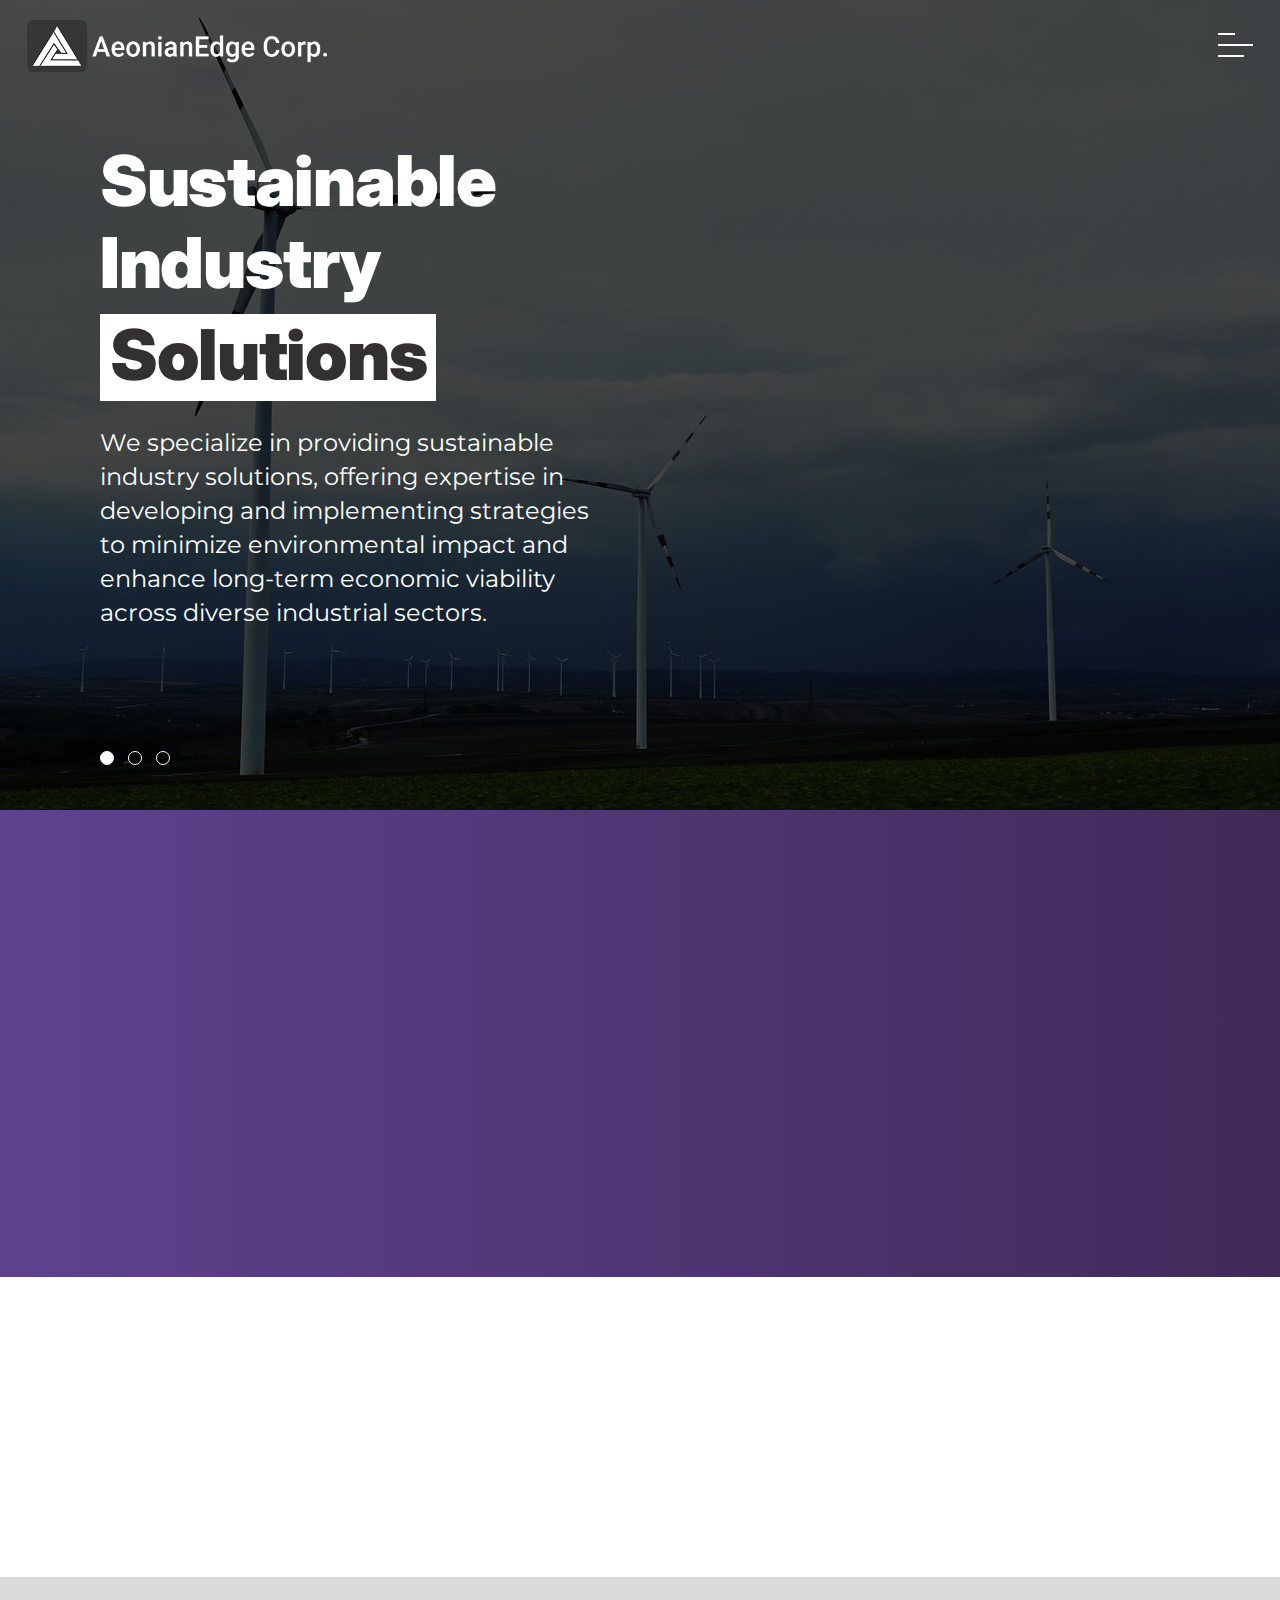
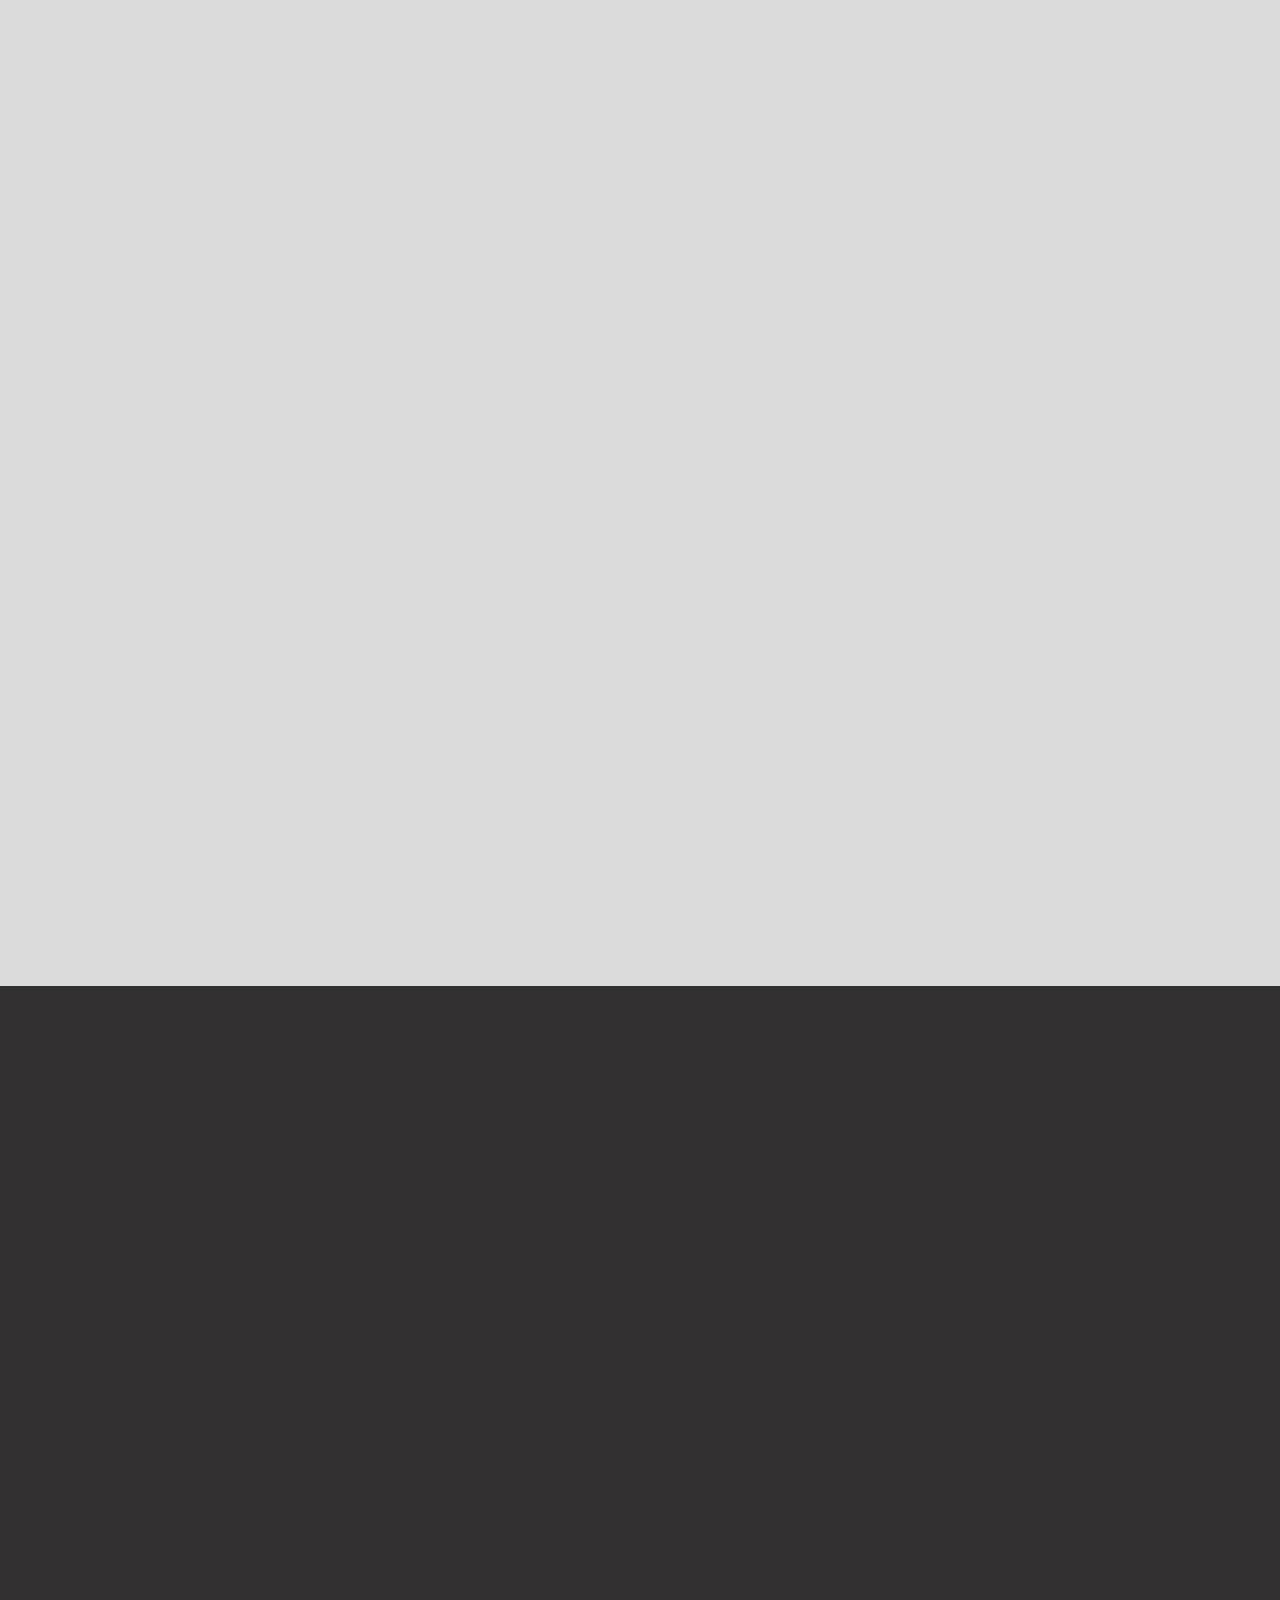
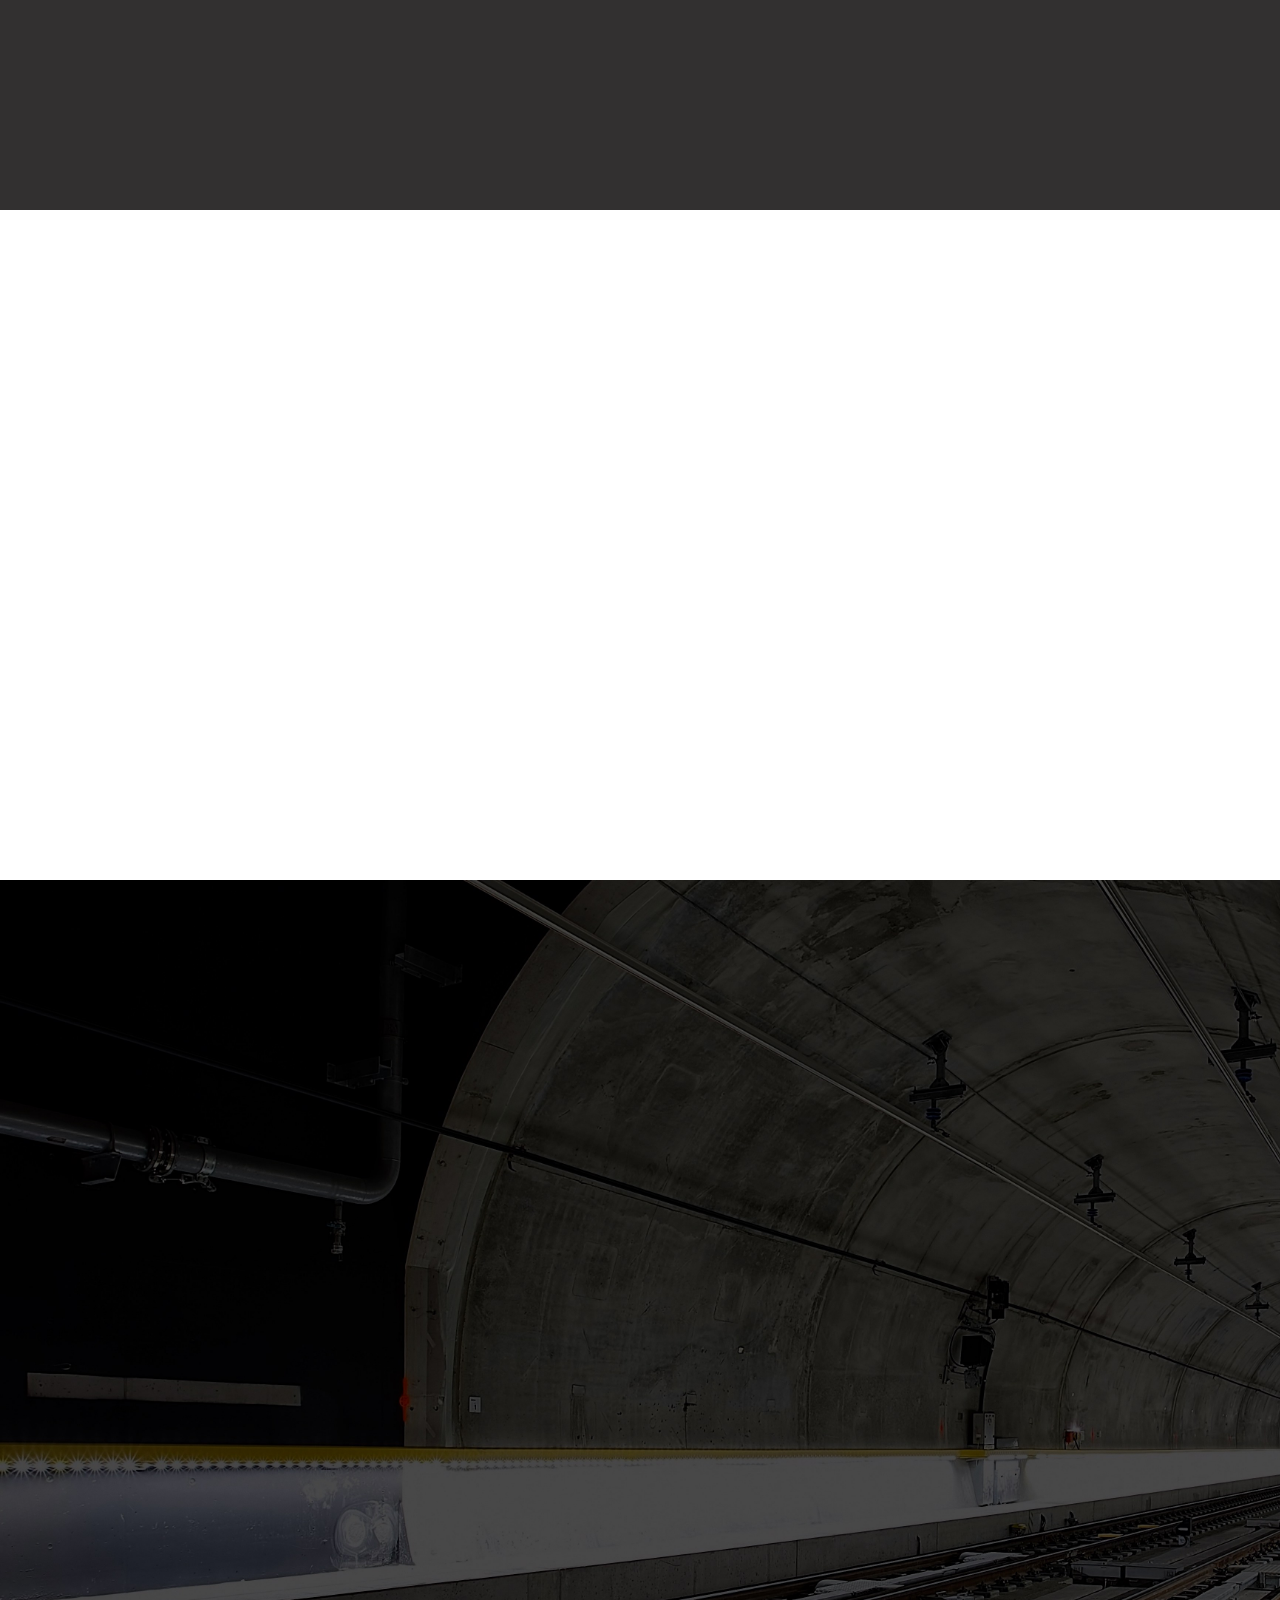
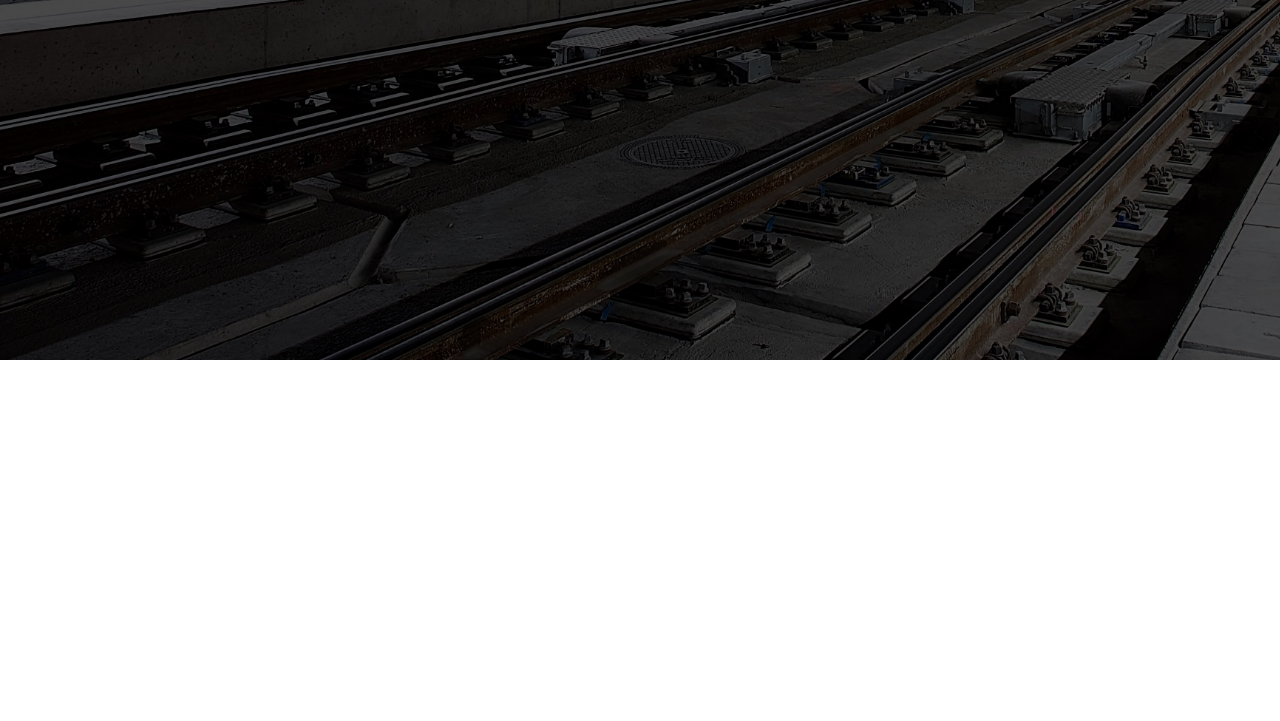
<file: index.html>
<!DOCTYPE html>
<html lang="en">

<head>
    <title>Aeonianedge</title>
    <meta charset="UTF-8">
    <meta name="description" content="Aeonianedge">
    <meta name="keywords" content="HTML,CSS,XML,JavaScript">
    <meta name="viewport" content="width=device-width, initial-scale=1">
    <link rel="shortcut icon" href="assets/img/favicon.png" type="image/x-icon">


    <!-- Bootstrap Css -->
    <link href="assets/css/bootstrap.min.css" rel="stylesheet">

    <!-- Gallery Css -->
    <link href="assets/css/baguetteBox.min.css" rel="stylesheet">

    <!-- Fontawesome Css -->
    <link href="assets/css/fontawesome.css" rel="stylesheet">

    <!-- Owl Carousel -->
    <link rel="stylesheet" href="assets/css/owl.theme.default.min.css">
    <link rel="stylesheet" href="assets/css/owl.carousel.min.css">

    <!--Animation Css-->
    <link href="assets/css/animate.min.css" rel="stylesheet" type="text/css">


    <!--Animation Css-->
    <link href="assets/css/animate.min.css" rel="stylesheet" type="text/css">

    <!--Custom Css-->
    <link href="assets/css/style.css" rel="stylesheet" type="text/css">

    <script>
        function scrollFunction() {
            var navbar = document.getElementsByTagName("header");
            if (document.body.scrollTop > 50 || document.documentElement.scrollTop > 50) {
                navbar.classList.add("visible");
            } else {
                navbar.classList.remove("visible");
            }
        }
        scrollFunction();
    </script>

</head>

<body class="home">

    <!-- Header start -->
    <header class="main-header home-header">

        <div class="header-top">
            <div class="container-fluid">
                <div class="row align-items-center">
                    <div class="col-8">
                        <div class="header-logo">
                            <a href="index.html">
                                <img src="assets/img/logo.png" alt="logo" class="img-fluid" width="300">
                            </a>
                        </div>
                    </div>
                    <div class="col-4">
                        <!-- <div class="header-menu-btn">
                            <div class="d-flex justify-content-end " id="toggle">
                                <label class="button_container" for="check">
                                    <input type="checkbox" id="check" />
                                    <span></span>
                                    <span></span>
                                    <span></span>
                                </label>
                            </div>
                        </div> -->
                        <div class="header-menu-btn">
                            <div class="button_container" id="toggle">
                                <span class="top"></span><span class="middle"></span><span class="bottom"></span>
                            </div>
                        </div>
                        <!-- <label for="check">
                            <input type="checkbox" id="check"/>
                            <span></span>
                            <span></span>
                            <span></span>
                          </label> -->
                    </div>
                </div>
            </div>
        </div>

        <div class="overlay" id="overlay">
            <nav class="overlay-menu">
                <ul class="menu-ul">
                    <li><a class="active" href="index.html"> <i class="fas fa-home"></i> Home</a></li>
                    <li><a href="aboutus.html"><i class="fas fa-user"></i> About us</a></li>
                    <li><a href="projects.html"><i class="fas fa-tasks"></i> Projects</a>


                    <!-- <li class="dropdown">
                        <a class="dropdown-toggle" type="button" id="dropdownMenuButton1" data-bs-toggle="dropdown"
                            aria-expanded="false">
                            Sectors
                        </a>
                        <ul class="dropdown-menu" aria-labelledby="dropdownMenuButton1">
                            <li><a class="dropdown-item" href="projects.html">All</a></li>
                            <li><a class="dropdown-item" href="infrastructure.html">Infrastructure</a></li>
                            <li><a class="dropdown-item" href="project-management.html">Project Management</a></li>
                        </ul>
                    </li> -->

                    <li><a href="careers.html"><i class="fas fa-briefcase"></i> Careers</a></li>
                    <li><a href="contact.html"><i class="fas fa-phone-alt"></i> Contact Us</a></li>
                </ul>
            </nav>
        </div>
    </header>
    <!-- Header end -->

    <!-- Banner Section Start -->
    <section class="home-banner-section banner-section">
        <div class="home-carousel owl-carousel owl-theme">
            <div class="item">
                <div class="carousel-div wow fadeIn" style="background-image: url('assets/img/sliderimg-3.jpg')">
                    <div class="carousel-content">
                        <h1 class="text-white wow fadeInLeft">
                            Sustainable <br>
                            Industry <br>
                            <span>Solutions</span>
                        </h1>
                        <p class="text-white wow fadeInLeft">
                            We specialize in providing sustainable industry solutions, offering expertise in
                            developing and implementing strategies to minimize environmental impact and
                            enhance long-term economic viability across diverse industrial sectors.
                        </p>
                        <!--                    <a class="slider-btn wow fadeInLeft" href="#">Find out more </a>-->
                    </div>
                </div>
            </div>

            <div class="item">
                <div class="carousel-div wow fadeIn" style="background-image: url('assets/img/slider3.jpg')">
                    <div class="carousel-content">
                        <h1 class="text-white wow fadeInLeft">
                            Workplace <br>

                            <span>Culture and environment</span>
                        </h1>
                        <p class="text-white wow fadeInLeft">
                            AeonianEdge fosters a dynamic workplace culture, promoting collaboration and
                            innovation. Our values encourage creativity, respect, and individual and collective
                            success.
                        </p>
                        <!--                    <a class="slider-btn wow fadeInLeft" href="#">See our projects </a>-->
                    </div>
                </div>
            </div>

            <div class="item">
                <div class="carousel-div wow fadeIn" style="background-image: url('assets/img/sliderimg-1.jpg')">
                    <div class="carousel-content">
                        <h1 class="text-white wow fadeInLeft">
                            A place where <br>
                            <span> people thrive</span>
                        </h1>
                        <p class="text-white wow fadeInLeft">
                            We provide a fantastic place to work where everyone is respected, and the best individuals
                            want to join to be given the opportunity to reach their goals while also understanding the
                            demands of our clients and being easy to do business with.
                        </p>
                        <!-- <a class="slider-btn wow fadeInLeft" href="#">Discover a career at Aeonianedge </a> -->
                    </div>
                </div>
            </div>
        </div>
    </section>
    <!-- Banner Section End -->

    <!-- Our purpose Section -->
    <section class="our-purpose-section py-70 primary-gradient">
        <div class="container">
            <div class="row">
                <div class="col-md-12">
                    <div class="ops-content">
                        <p class="text-white sub-title sub-title-new wow fadeInDown">
                            <span>Our Mission</span>
                        </p>
                        <h2 class="text-white wow fadeInUp">

                            To ensure reliability of <span>communication</span> and information systems <span>infrastructure</span>
                            through sustainable <span>solutions</span>.


                        </h2>
                    </div>
                </div>
            </div>
        </div>
    </section>
    <!-- Our purpose Start -->

    <!-- About Us Section Start -->
    <section class="about-us-section wow fadeInUp">
        <div class="container-fluid">

            <div class="row align-items-center">
                <div class="col-md-5 px-0">
                    <div class="about-img mb-4 mb-sm-4 mb-md-0">
                        <img src="assets/img/aboutus.jpg" alt="img"
                            class="img-fluid rounded-1">
                    </div>
                </div>
                <div class="col-md-1"></div>
                <div class="col-md-6">
                    <div class="aboutus-content">
                        <h1 class="mb-4 text-white">About Us</h1>
                        <p class="mb-4 text-white">
                            AeonianEdge is committed to delivering top-quality solutions with emphasis on quality,
                            timeliness, and cost-efficiency. Our specialists offer seamless integrated solutions
                            tailored to your needs.
                        </p>
                        <a href="aboutus.html" class="section-btn">
                            More About Us
                        </a>
                    </div>
                </div>

            </div>
        </div>
    </section>
    <!-- About Us Section End -->

    <!-- What We Do Section Start -->
    <section class="what-we-section secondary-bg py-70">
        <div class="container">
            <h2 class="title-h2 mb-4 text-center wow fadeInDown">What We Do</h2>
            <div class="row justify-content-center">
                <div class="col-md-12 mt-4">
                    <div class="wwd-card wow fadeInLeftBig">
                        <div class="wwd-icon">
                            <img src="assets/img/wwd-2.png" width="120">
                        </div>
                        <div class="wwd-content">
                            <h3>Professional Engineering Services</h3>
                            <p>
                                Delivering expert engineering services for electrical systems testing, ensuring
                                infrastructure integrity and reliability. Our meticulous approach guarantees
                                safety compliance and optimal performance, meeting industry standards with
                                precision.
                            </p>
                            <ul class="wwd-ul">
                                <li> Power System Studies</li>
                                <li> Fibre Splicing & Testing</li>
                                <li> Earthing/Grounding Integrity Testing</li>
                                <li> Soil Resistivity Testing</li>
                            </ul>
                        </div>
                    </div>
                </div>
                <div class="col-md-6 mt-4">
                    <div class="wwd-card wow fadeInRightBig">
                        <div class="wwd-icon">
                            <img src="assets/img/wwd-3.png" width="120">
                        </div>
                        <div class="wwd-content">
                            <h3>Consultancy Services</h3>
                            <p>
                                Providing advisory services in project and portfolio management, optimizing
                                project implementation processes. Our advisory services ensure efficient
                                execution, risk mitigation, and alignment with strategic objectives for successful
                                project outcomes.
                            </p>
                        </div>
                    </div>
                </div>

                <div class="col-md-6 mt-4">
                    <div class="wwd-card wow fadeInUpBig">
                        <div class="wwd-icon">
                            <img src="assets/img/wwd-1.png" width="120">
                        </div>
                        <div class="wwd-content">
                            <h3>Quality Audits</h3>
                            <p>
                                Conducting thorough quality audits for systems engineering and information
                                systems, ensuring compliance, reliability, and security. Our expertise ensures
                                optimal performance and adherence to industry standards.
                            </p>
                        </div>
                    </div>
                </div>
            </div>
        </div>
    </section>
    <!-- What We Do Section End -->

    <!-- Featured projects Section Start -->
    <section class="feature-project-section py-70">
        <div class="container">
            <div class="row align-items-center mb-4 mb-md-5">
                <div class="col-md-8">
                    <h2 class="title-h2 text-white mb-4 mb-md-0 wow fadeInDown">Featured projects</h2>
                </div>
                <div class="col-md-4 text-start text-md-end">
                    <a href="projects.html" class="section-btn wow fadeInRight">
                        View All Projects
                    </a>
                </div>
            </div>
            <div class="row">
                <div class="col-md-4">
                    <a href="projects.html">
                        <div class="project-card wow fadeInLeft">
                            <div class="project-img">
                                <img src="assets/img/project2.jpg" class="img-fluid">
                            </div>
                            <div class="project-text">
                                <div class="inner">
                                    <span class="project-category">Infrastructure</span>
                                    <h2 class="text-white">Finch West Light Rail Transit (LRT)</h2>
                                    <p class="text-white">
                                        AeonianEdge Electrical (AEE) Corp. provided independent quality acceptance testing services for the Rail Systems Infrastructure.
                                    </p>
                                    <!--<span class="view-project-btn">View Project</span>-->
                                </div>
                            </div>
                        </div>
                    </a>
                </div>
                <div class="col-md-4">
                    <a href="projects.html">
                        <div class="project-card wow fadeInUp">
                            <div class="project-img">
                                <img src="assets/img/project4.jpg" class="img-fluid">
                            </div>
                            <div class="project-text">
                                <div class="inner">
                                    <span class="project-category">Infrastructure</span>
                                    <h2 class="text-white">Eglinton Crosstown</h2>
                                    <p class="text-white">
                                        AeonianEdge Electrical (AEE) Corp. conducted ground integrity testing services.
                                    </p>
                                </div>
                            </div>
                        </div>
                    </a>
                </div>
                <div class="col-md-4">
                    <div class="project-card wow fadeInRight">
                        <a class="custom-link" href="projects.html"></a>
                        <div class="project-img">
                            <img src="assets/img/project1.jpg" class="img-fluid">
                        </div>
                        <div class="project-text">

                            <div class="inner">
                                <span class="project-category">Project Management</span>
                                <h2 class="text-white">Advisory Services</h2>
                                <p class="text-white">
                                    In the implementation of systems solutions for the
                                    <a class="text-white text-decoration-underline" href="https://www.brucepower.com/life-extension-program-mcr-project/" target="_blank">
                                        Bruce Power Life-Extension Program
                                    </a>
                                    and the
                                    <a class="text-white text-decoration-underline" href="https://www.metrolinx.com/en/projects-and-programs/finch-west-lrt" target="_blank">Metrolinx Finch West LRT</a>
                                </p>
                                <!--<span class="view-project-btn">View Project</span>-->
                            </div>
                        </div>
                    </div>
                </div>
            </div>
        </div>
    </section>
    <!-- Featured projects Section End -->




    <!-- Accreditations Section Start -->
    <section class="accreditations-section py-70">
        <div class="container">
            <h2 class="title-h2 mb-4 text-center wow fadeInDown">Accreditations</h2>
            <div class="row justify-content-center">
                <div class="col-6 col-sm-6 col-md-3 mt-2">
                    <div class="acc-img mb-4 mb-sm-4 mb-md-4 wow zoomIn">
                        <img width="100%" class="img-fluid" src="assets/img/peo.jpg">
                    </div>
                </div>
                <div class="col-6 col-sm-6 col-md-3 mt-2">
                    <div class="acc-img mb-4 mb-sm-4 mb-md-4 wow zoomIn">
                        <img width="100%" class="img-fluid" src="assets/img/project-mi.png">
                    </div>
                </div>
                <div class="col-6 col-sm-6 col-md-3 mt-2">
                    <div class="acc-img mb-4 mb-sm-4 mb-md-4 wow zoomIn">
                        <img width="100%" class="img-fluid" src="assets/img/cert-badge.jpg">
                    </div>
                </div>
                <div class="col-6 col-sm-6 col-md-3 mt-2">
                    <div class="acc-img mb-4 mb-sm-4 mb-md-4 wow zoomIn">
                        <img width="100%" class="img-fluid" src="assets/img/cisa.jpg">
                    </div>
                </div>
                <div class="col-6 col-sm-6 col-md-3 mt-2">
                    <div class="acc-img mb-4 mb-sm-4 mb-md-4 wow zoomIn">
                        <img style="width: 140px !important;" width="100%" class="img-fluid" src="assets/img/FOA.jpeg">
                    </div>
                </div>
            </div>
        </div>
    </section>
    <!-- Accreditations Section End -->

    <!-- Contact Us Section Start -->
    <section class="contact-section py-70">
        <div class="container">
            <div class="row align-items-center justify-content-center">

                <div class="col-md-12">
                    <h2 class="title-h2 text-white mb-3 wow fadeInDown">Contact Us</h2>
                    <div class="iframe-div wow fadeInUp">
                        <iframe
                            src="https://docs.google.com/forms/d/e/1FAIpQLSc17nd1HFPInZIa-VdfbpV1yi7ZkUkcNDIq82aGjZsZiOVKRA/viewform?embedded=true"
                            width="100%" height="1111px" frameborder="0" marginheight="0" marginwidth="0">
                        </iframe>
                    </div>
                </div>
            </div>
        </div>
    </section>
    <!-- Contact Us Section End -->

    <!-- Footer Section Start -->
    <footer class="main-footer wow fadeInUp">
        <div class="container">
            <div class="top-footer">
                <div class="row">
                    <div class="col-md-6">
                        <div class="footer-logo">
                            <a href="index.html">
                                <img src="assets/img/logo.png" width="300" class="img-fluid">
                            </a>
                        </div>
                    </div>
                    <div class="col-md-6">
                        <div class="footer-social">
                            <div class="footer-social-div d-flex gap-3 justify-content-end">
                                <a target="_blank" href="https://www.linkedin.com/company/aeonianedge"><i class="fab fa-linkedin"></i></a>
                            </div>
                        </div>
                    </div>
                </div>
            </div>
            <div class="bottom-footer">
                <div class="footer-link">
                    <div class="row">
                        <div class="col-md-4">
                            <ul class="footer-link-ul">
                                <li><a href="careers.html">Careers</a></li>
                                <li><a href="contact.html">Contact Us</a></li>
                            </ul>
                        </div>
                        <div class="col-md-8">
                            <p class="text-white address-tag text-center text-md-end mt-2 mt-md-0">
                                <i class="fas fa-map-marker-alt me-2"></i> 74 Hepscott Terrace, Toronto, Ontario, M1W 1E1
                            </p>
                        </div>
                    </div>
                </div>
                <div class="bottom-term-div">
                    <div class="row">
                        <div class="col-md-12">
                            <ul class="footer-link-ul">
                                <li>© aeonianedge 2024</li>

                            </ul>
                        </div>

                    </div>
                </div>
            </div>
        </div>
    </footer>
    <!-- Footer Section End -->

</body>

<script src="assets/js/jquery-3.6.0.js"></script>
<script src="assets/js/baguetteBox.min.js"></script>
<script src="assets/js/bootstrap.bundle.min.js"></script>
<script src="assets/js/owl.carousel.min.js"></script>
<script src="assets/js/wow.min.js"></script>
<script src="assets/js/custom.js"></script>

<script>
    $('.home-carousel').owlCarousel({
        loop: true,
        margin: 10,
        autoplay: true,
        autoplayTimeout: 5000,
        autoplayHoverPause: false,
        animateOut: 'fadeOut',
        dots: true,
        nav: true,
    navContainer: '.owl-nav', // Specify the container for navigation controls
    navText: ["<i class='fa fa-angle-left'></i>", "<i class='fa fa-angle-right'></i>"],
        responsive: {
            0: {
                items: 1
            },
            600: {
                items: 1
            },
            1000: {
                items: 1
            }
        }
    });
</script>

</html>
</file>
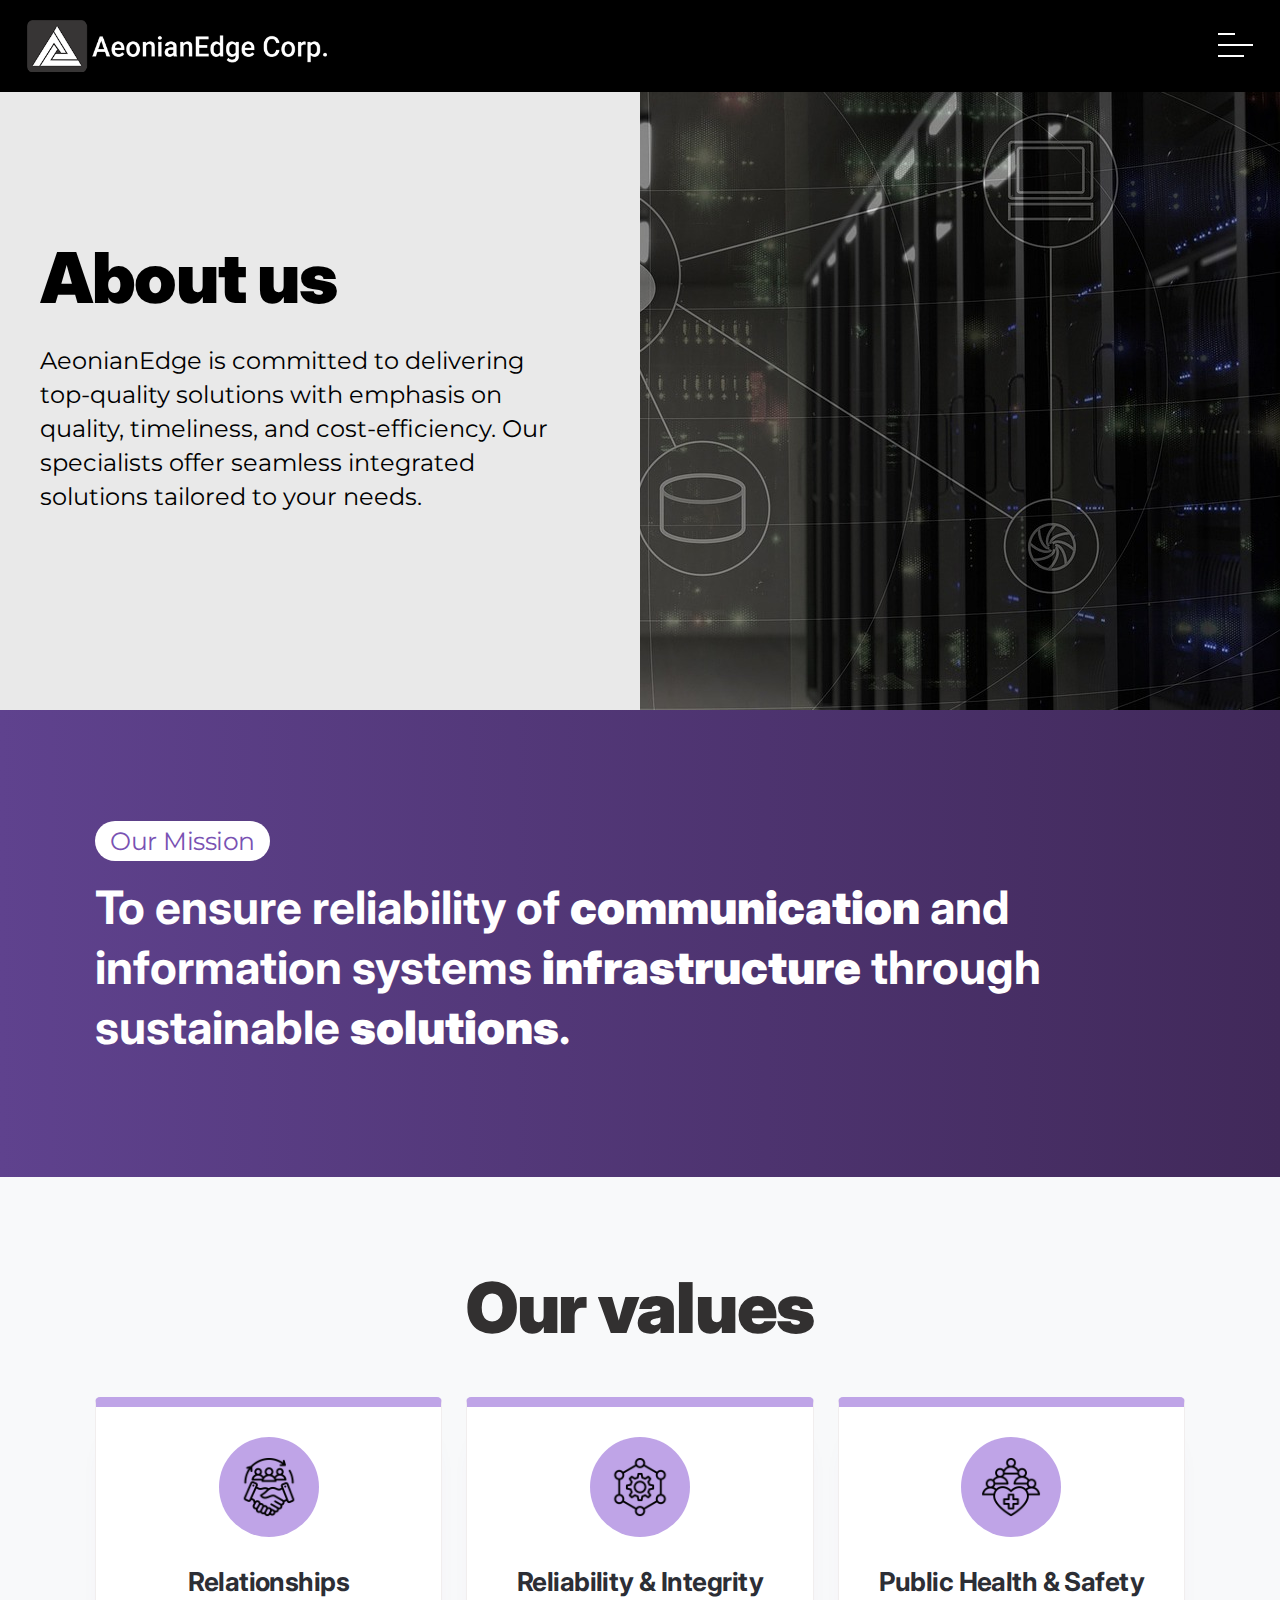
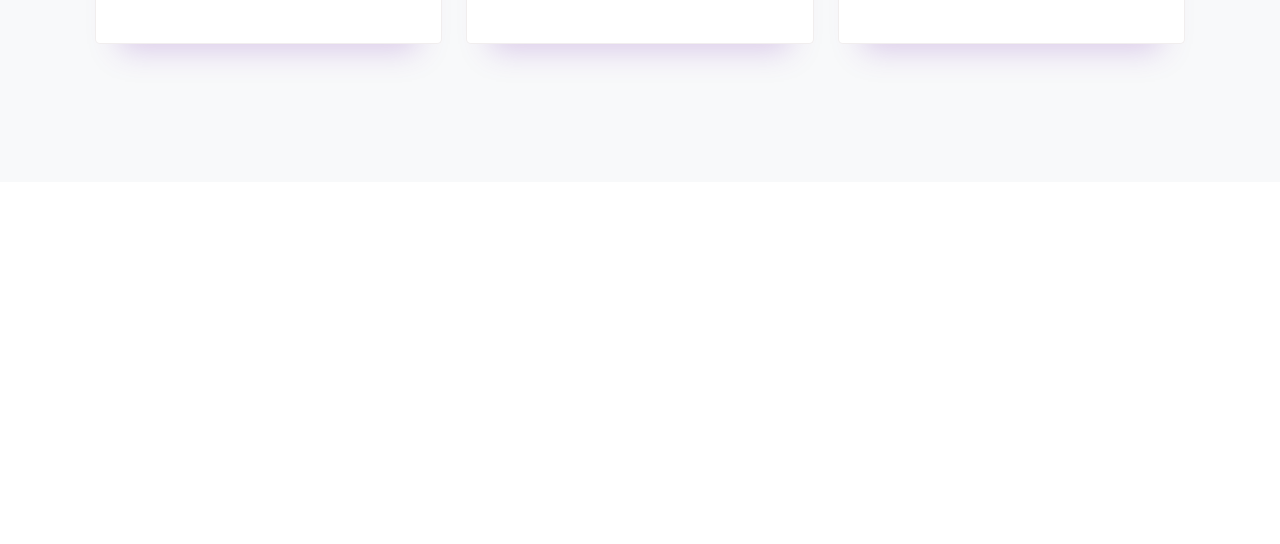
<file: aboutus.html>
<!DOCTYPE html>
<html lang="en">
<head>
    <title>Aeonianedge</title>
    <meta charset="UTF-8">
    <meta name="description" content="Aeonianedge">
    <meta name="keywords" content="HTML,CSS,XML,JavaScript">
    <meta name="viewport" content="width=device-width, initial-scale=1">
    <link rel="shortcut icon" href="assets/img/favicon.png" type="image/x-icon">


    <!-- Bootstrap Css -->
    <link href="assets/css/bootstrap.min.css" rel="stylesheet">

    <!-- Gallery Css -->
    <link href="assets/css/baguetteBox.min.css" rel="stylesheet">

    <!-- Fontawesome Css -->
    <link href="assets/css/fontawesome.css" rel="stylesheet">

    <!-- Owl Carousel -->
    <link rel="stylesheet" href="assets/css/owl.theme.default.min.css">
    <link rel="stylesheet" href="assets/css/owl.carousel.min.css">


    <!--Animation Css-->
    <link href="assets/css/animate.min.css" rel="stylesheet" type="text/css">

    <!--Custom Css-->
    <link href="assets/css/style.css" rel="stylesheet" type="text/css">

</head>
<body>

<!-- Header start -->
<header class="main-header">

    <div class="header-top">
        <div class="container-fluid">
        <div class="row align-items-center">
            <div class="col-8">
                <div class="header-logo">
                    <a href="index.html">
                        <img src="assets/img/logo.png" alt="logo" class="img-fluid" width="300">
                    </a>
                </div>
            </div>
            <div class="col-4">
                <div class="header-menu-btn">
                    <div class="button_container" id="toggle">
                        <span class="top"></span><span class="middle"></span><span class="bottom"></span>
                    </div>
                </div>
            </div>
        </div>
    </div>
    </div>

    <div class="overlay" id="overlay">
        <nav class="overlay-menu">
            <ul class="menu-ul">
                <li><a href="index.html"><i class="fas fa-home"></i> Home</a></li>

                <li><a class="active" href="aboutus.html"><i class="fas fa-user"></i> About us</a></li>
                <li><a href="projects.html"><i class="fas fa-tasks"></i> Projects</a></li>


                <!-- <li class="dropdown">
                    <a class="dropdown-toggle" type="button" id="dropdownMenuButton1" data-bs-toggle="dropdown" aria-expanded="false">
                        Sectors
                    </a>
                    <ul class="dropdown-menu" aria-labelledby="dropdownMenuButton1">
                        <li><a class="dropdown-item" href="projects.html">All</a></li>
                        <li><a class="dropdown-item" href="infrastructure.html">Infrastructure</a></li>
                        <li><a class="dropdown-item" href="project-management.html">Project Management</a></li>
                    </ul>
                </li> -->

                <li><a href="careers.html"><i class="fas fa-briefcase"></i>Careers</a></li>
                <li><a href="contact.html"><i class="fas fa-phone-alt"></i>Contact Us</a></li>
            </ul>
        </nav>
    </div>
</header>
<!-- Header end -->

<!-- About Banner Section Start -->
<section class="banner-section page-banner-section">
     <div class="carousel-div wow fadeIn" style="background-image: url('assets/img/aboutus-bg.jpg'); background-position: center center">
        <div class="carousel-content">
            <h1 class="text-white">
                About us
            </h1>
            <p class="text-white">
                AeonianEdge is committed to delivering top-quality solutions with emphasis on quality,
                timeliness, and cost-efficiency. Our specialists offer seamless integrated solutions
                tailored to your needs.
            </p>
        </div>
    </div>
</section>
<!-- Banner Section End -->

<!-- Our purpose Section -->
<section class="our-purpose-section py-70 primary-gradient">
    <div class="container">
        <div class="row">
            <div class="col-md-12">
                <div class="ops-content">
                    <p class="text-white sub-title sub-title-new wow fadeInDown">
                        <span>Our Mission</span>
                    </p>
                    <h2 class="text-white wow fadeInUp">

                        To ensure reliability of <span>communication</span> and information systems <span>infrastructure</span>
                        through sustainable <span>solutions</span>.


                    </h2>
                </div>
            </div>
        </div>
    </div>
</section>
<!-- Our purpose Start -->

<!-- Our Values Section Start -->
<section class="our-values-section bg-light py-70">
    <div class="container">
        <div class="row align-items-center mb-4 mb-md-5">
            <div class="col-md-12">
                <h2 class="title-h2 dark-title mb-4 text-center">
                    Our
                    values
                </h2>

            </div>
            <div class="col-md-12">
                <div class="row justify-content-center">

                    <div class="col-sm-6 col-md-4 mt-4">
                        <div class="our-values-card">
                        <div class="ovc-head">
                            <div class="ovc-icon">
                                <img src="assets/img/ov-icon1.png" class="img-fluid" alt="icon">
                            </div>
                            <div class="ovc-content">
                                <h3>Relationships</h3>

                            </div>
                        </div>
                    </div>
                    </div>
                    <div class="col-sm-6 col-md-4 mt-4">
                        <div class="our-values-card">
                        <div class="ovc-head">
                            <div class="ovc-icon">
                                <img src="assets/img/ov-icon2.png" class="img-fluid" alt="icon">
                            </div>
                            <div class="ovc-content">
                                <h3>Reliability & Integrity
                                </h3>

                            </div>
                        </div>
                    </div>
                    </div>
                    <div class="col-sm-6 col-md-4 mt-4">
                        <div class="our-values-card">
                        <div class="ovc-head">
                            <div class="ovc-icon">
                                <img src="assets/img/ov-icon3.png" class="img-fluid" alt="icon">
                            </div>
                            <div class="ovc-content">
                                <h3>Public Health & Safety
                                </h3>
                            </div>
                        </div>
                    </div>
                    </div>
                </div>
            </div>
        </div>

    </div>
</section>
<!-- Our Values Section End -->





<!-- Footer Section Start -->
<footer class="main-footer wow fadeInUp">
    <div class="container">
        <div class="top-footer">
            <div class="row">
                <div class="col-md-6">
                    <div class="footer-logo">
                        <a href="index.html">
                            <img src="assets/img/logo.png" width="300" class="img-fluid">
                        </a>
                    </div>
                </div>
                <div class="col-md-6">
                    <div class="footer-social">
                        <div class="footer-social-div d-flex gap-3 justify-content-end">
                            <a target="_blank" href="https://www.linkedin.com/company/aeonianedge"><i class="fab fa-linkedin"></i></a>

                        </div>
                    </div>
                </div>
            </div>
        </div>
        <div class="bottom-footer">
            <div class="footer-link">
                <div class="row">
                    <div class="col-md-4">
                        <ul class="footer-link-ul">
                            <li><a href="careers.html">Careers</a></li>
                            <li><a href="contact.html">Contact Us</a></li>
                        </ul>
                    </div>
                    <div class="col-md-8">
                        <p class="text-white address-tag text-center text-md-end mt-2 mt-md-0">
                            <i class="fas fa-map-marker-alt me-2"></i> 74 Hepscott Terrace, Toronto, Ontario, M1W 1E1
                        </p>
                    </div>
                </div>
            </div>
            <div class="bottom-term-div">
                <div class="row">
                    <div class="col-md-12">
                        <ul class="footer-link-ul">
                            <li>© aeonianedge 2024</li>

                        </ul>
                    </div>

                </div>
            </div>
        </div>
    </div>
</footer>
<!-- Footer Section End -->

</body>

<script src="assets/js/jquery-3.6.0.js"></script>
<script src="assets/js/baguetteBox.min.js"></script>
<script src="assets/js/bootstrap.bundle.min.js"></script>
<script src="assets/js/owl.carousel.min.js"></script>
<script src="assets/js/wow.min.js"></script>
<script src="assets/js/custom.js"></script>


</html>
</file>
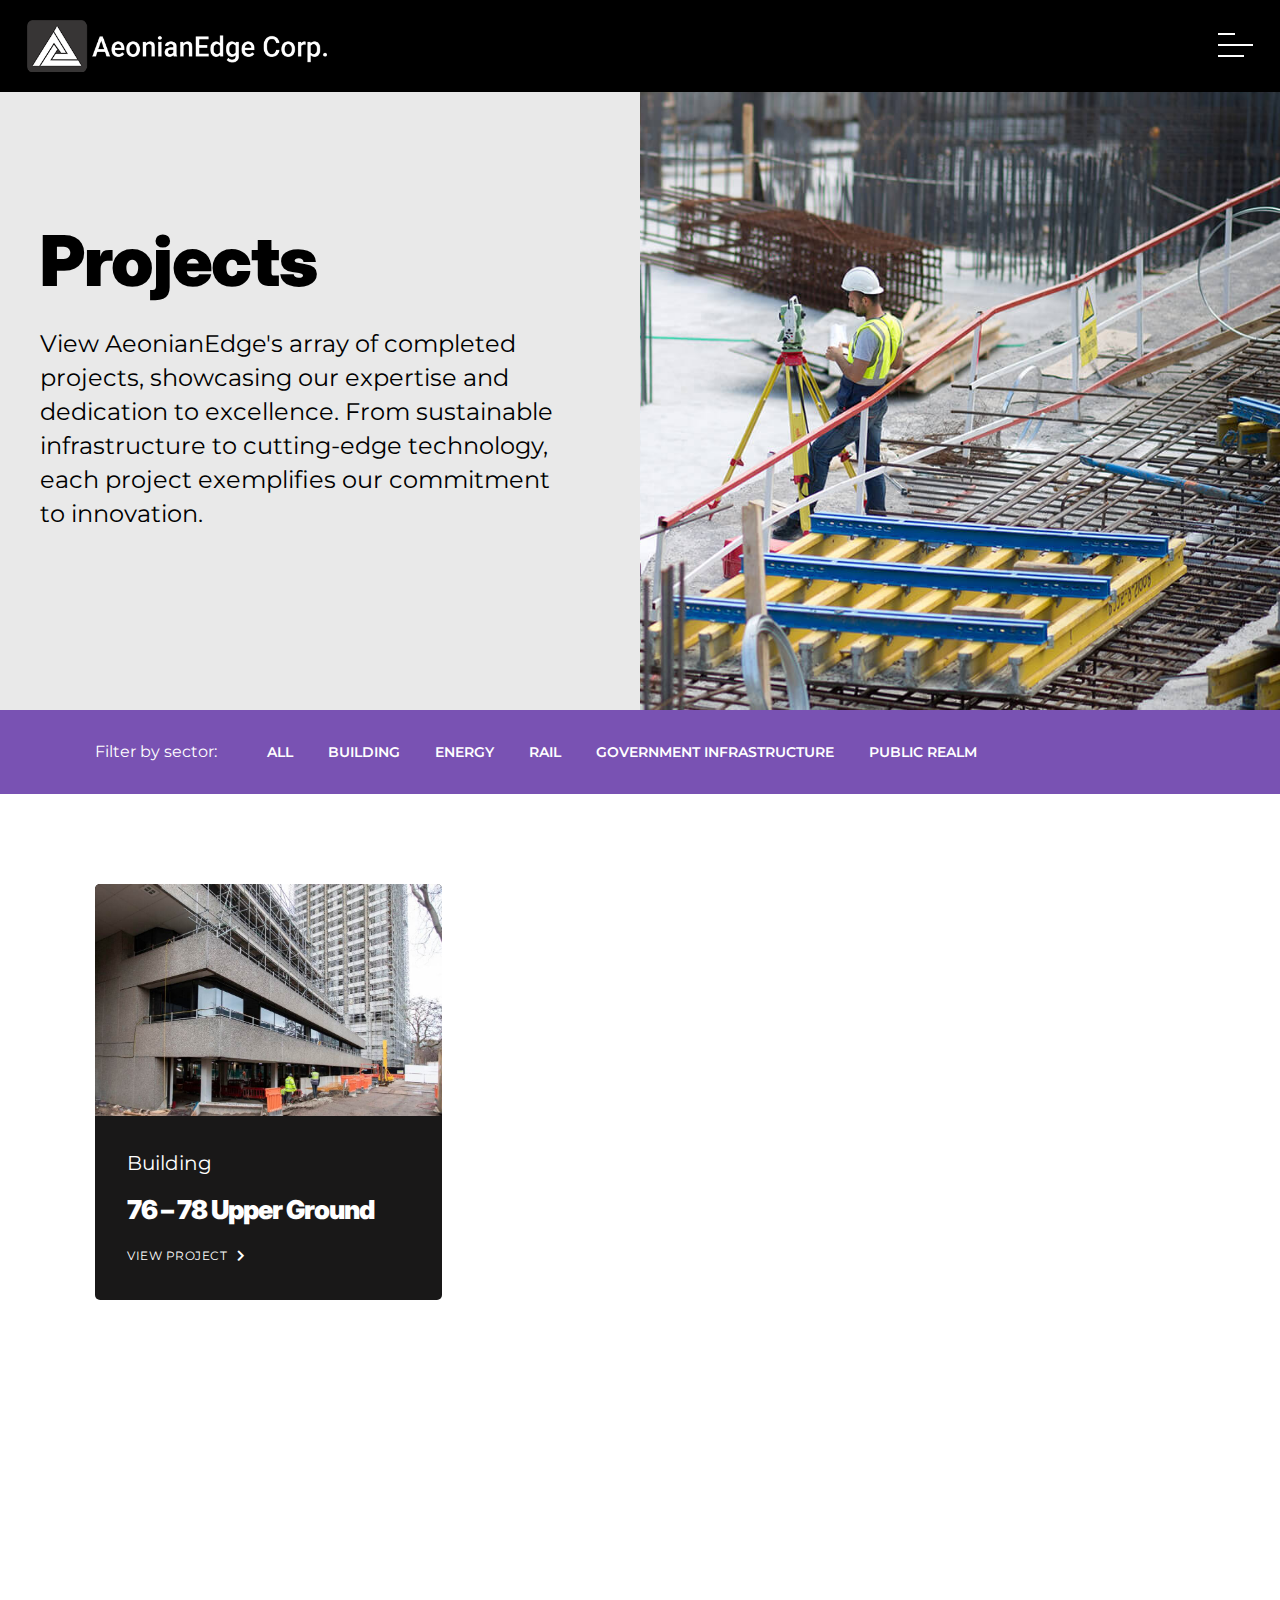
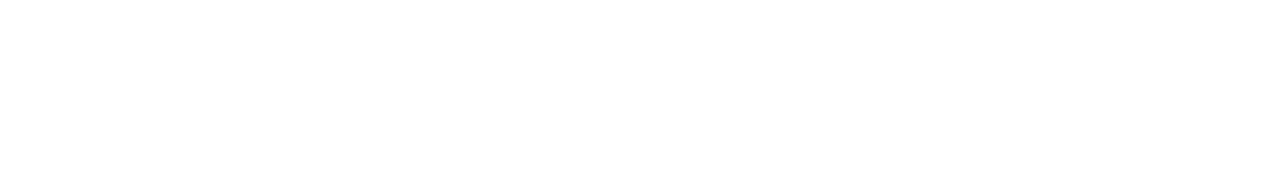
<file: building-projects.html>
<!DOCTYPE html>
<html lang="en">
<head>
    <title>Aeonianedge</title>
    <meta charset="UTF-8">
    <meta name="description" content="Aeonianedge">
    <meta name="keywords" content="HTML,CSS,XML,JavaScript">
    <meta name="viewport" content="width=device-width, initial-scale=1">
    <link rel="shortcut icon" href="assets/img/favicon.png" type="image/x-icon">


    <!-- Bootstrap Css -->
    <link href="assets/css/bootstrap.min.css" rel="stylesheet">

    <!-- Gallery Css -->
    <link href="assets/css/baguetteBox.min.css" rel="stylesheet">

    <!-- Fontawesome Css -->
    <link href="assets/css/fontawesome.css" rel="stylesheet">

    <!-- Owl Carousel -->
    <link rel="stylesheet" href="assets/css/owl.theme.default.min.css">
    <link rel="stylesheet" href="assets/css/owl.carousel.min.css">


    <!--Animation Css-->
    <link href="assets/css/animate.min.css" rel="stylesheet" type="text/css">

    <!--Custom Css-->
    <link href="assets/css/style.css" rel="stylesheet" type="text/css">

</head>
<body>

<!-- Header start -->
<header class="main-header">

    <div class="header-top">
        <div class="container-fluid">
        <div class="row align-items-center">
            <div class="col-8">
                <div class="header-logo">
                    <a href="index.html">
                        <img src="assets/img/logo.png" alt="logo" class="img-fluid" width="300">
                    </a>
                </div>
            </div>
            <div class="col-4">
                <div class="header-menu-btn">
                    <div class="button_container" id="toggle">
                        <span class="top"></span><span class="middle"></span><span class="bottom"></span>
                    </div>
                </div>
            </div>
        </div>
    </div>
    </div>

    <div class="overlay" id="overlay">
        <nav class="overlay-menu">
            <ul class="menu-ul">
                <li><a href="aboutus.html"><i class="fas fa-user"></i> About us</a></li>
                <li><a href="projects.html">Projects</a></li>


                <li class="dropdown">
                    <a class="dropdown-toggle" type="button" id="dropdownMenuButton1" data-bs-toggle="dropdown" aria-expanded="false">
                        Sectors
                    </a>
                    <ul class="dropdown-menu" aria-labelledby="dropdownMenuButton1">
                        <li><a class="dropdown-item" href="projects.html">All</a></li>
                        <li><a class="dropdown-item active" href="building-projects.html">Building</a></li>
                        <li><a class="dropdown-item" href="energy-projects.html">Energy</a></li>
                        <li><a class="dropdown-item" href="rail-projects.html">Rail</a></li>
                        <li><a class="dropdown-item" href="government-projects.html">Government infrastructure</a></li>
                        <li><a class="dropdown-item" href="public-projects.html">Public realm</a></li>
                    </ul>
                </li>

                <li><a href="careers.html">Careers</a></li>
                <li><a href="contact.html">Contact Us</a></li>
            </ul>
        </nav>
    </div>
</header>
<!-- Header end -->

<!-- About Banner Section Start -->
<section class="banner-section page-banner-section">
     <div class="carousel-div wow fadeIn" style="background-image: url('assets/img/gproject.jpg')">
        <div class="carousel-content">
            <h1 class="text-white wow fadeInLeft">
                Projects
            </h1>
            <p class="text-white wow fadeInLeft">View AeonianEdge's array of completed projects, showcasing our expertise and dedication to excellence. From sustainable infrastructure to cutting-edge technology, each project exemplifies our commitment to innovation.</p>
        </div>
    </div>
</section>
<!-- Banner Section End -->

<!-- Filter Section Start -->
<section class="filter-section wow fadeInUp">
    <div class="container">
        <div class="row">
            <div class="col-md-12">
                <div class="filter-box">
                    <div class="flt-title-div">
                        <p class="filter-title">
                            Filter by sector:
                        </p>
                    </div>
                    <div class="flt-ul-div">
                        <ul class="filter-link-ul">
                            <li><a href="projects.html">All</a></li>
                            <li><a class="active" href="building-projects.html">Building</a></li>
                            <li><a href="energy-projects.html">Energy</a></li>
                            <li><a href="rail-projects.html">Rail</a></li>
                            <li><a href="government-projects.html">Government Infrastructure</a></li>
                            <li><a href="public-projects.html">Public Realm</a></li>
                        </ul>
                    </div>
                </div>
            </div>

        </div>
    </div>
</section>
<!-- Filter Section End -->

<!-- Project List Section Start -->
<section class="project-list-section py-70">
    <div class="container">
        <div class="row">
            <div class="col-md-4 mb-4">
                <div class="project-card project-list-card wow zoomIn">
                    <a href="projects-detail.html">
                        <div class="project-img">
                            <img src="assets/img/project11.jpg" class="img-fluid">
                        </div>
                        <div class="project-text">
                            <div class="inner">
                                <span class="project-category">Building</span>
                                <h2 class="text-white">76 – 78 Upper Ground</h2>
                                <span class="view-project-btn">View Project</span>
                            </div>
                        </div>
                    </a>
                </div>
            </div>
        </div>
    </div>
</section>
<!-- Project List Section End -->



<!-- Footer Section Start -->
<footer class="main-footer wow fadeInUp">
    <div class="container">
        <div class="top-footer">
            <div class="row">
                <div class="col-md-6">
                    <div class="footer-logo">
                        <a href="index.html">
                            <img src="assets/img/logo.png" width="300" class="img-fluid">
                        </a>
                    </div>
                </div>
                <div class="col-md-6">
                    <div class="footer-social">
                        <div class="footer-social-div d-flex gap-3 justify-content-end">
                            <a target="_blank" href="https://www.linkedin.com/company/aeonianedge"><i class="fab fa-linkedin"></i></a>

                        </div>
                    </div>
                </div>
            </div>
        </div>
        <div class="bottom-footer">
            <div class="footer-link">
                <div class="row">
                    <div class="col-md-4">
                        <ul class="footer-link-ul">
                            <li><a href="careers.html">Careers</a></li>
                            <li><a href="contact.html">Contact Us</a></li>
                        </ul>
                    </div>
                    <div class="col-md-8">
                        <p class="text-white address-tag text-center text-md-end mt-2 mt-md-0">
                            <i class="fas fa-map-marker-alt me-2"></i> 74 Hepscott Terrace, Toronto, Ontario, M1W 1E1
                        </p>
                    </div>
                </div>
            </div>
            <div class="bottom-term-div">
                <div class="row">
                    <div class="col-md-12">
                        <ul class="footer-link-ul">
                            <li>© aeonianedge 2024</li>

                        </ul>
                    </div>

                </div>
            </div>
        </div>
    </div>
</footer>
<!-- Footer Section End -->

</body>

<script src="assets/js/jquery-3.6.0.js"></script>
<script src="assets/js/baguetteBox.min.js"></script>
<script src="assets/js/bootstrap.bundle.min.js"></script>
<script src="assets/js/owl.carousel.min.js"></script>
<script src="assets/js/wow.min.js"></script>
<script src="assets/js/custom.js"></script>


</html>
</file>
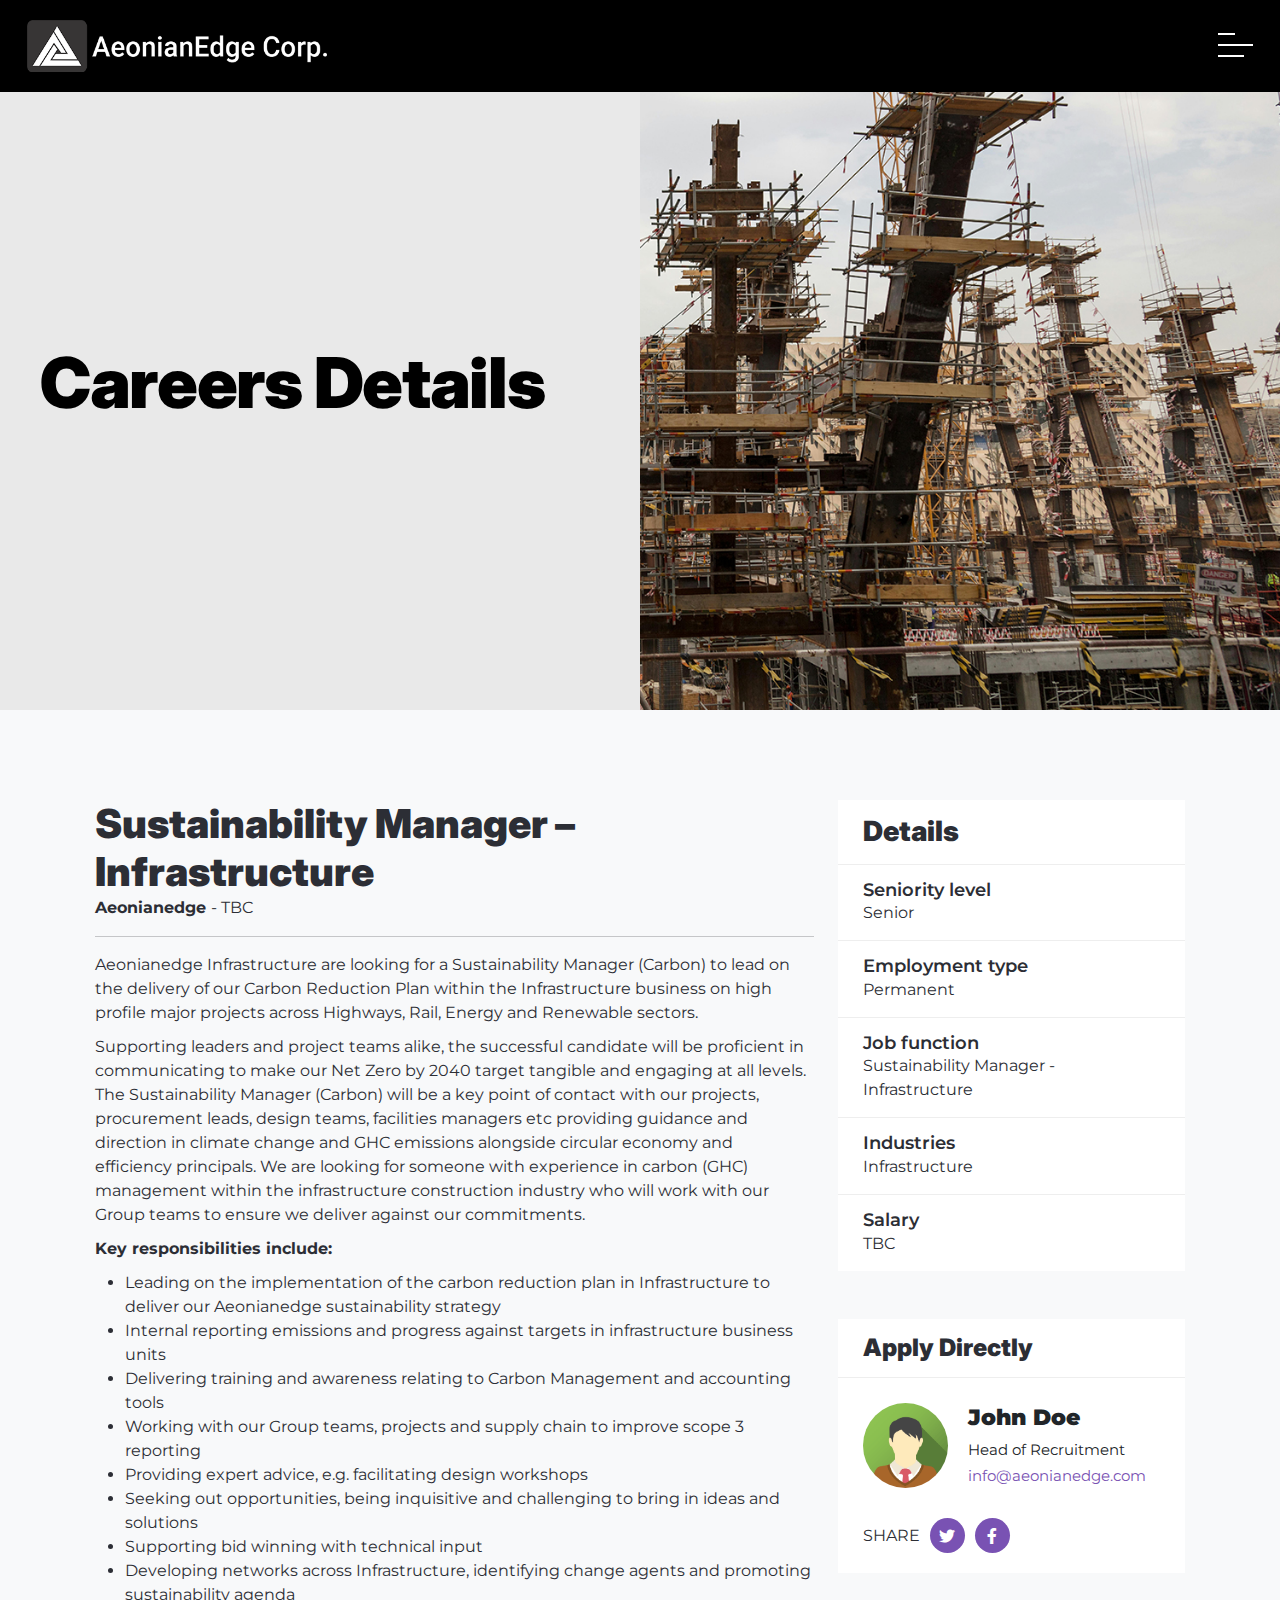
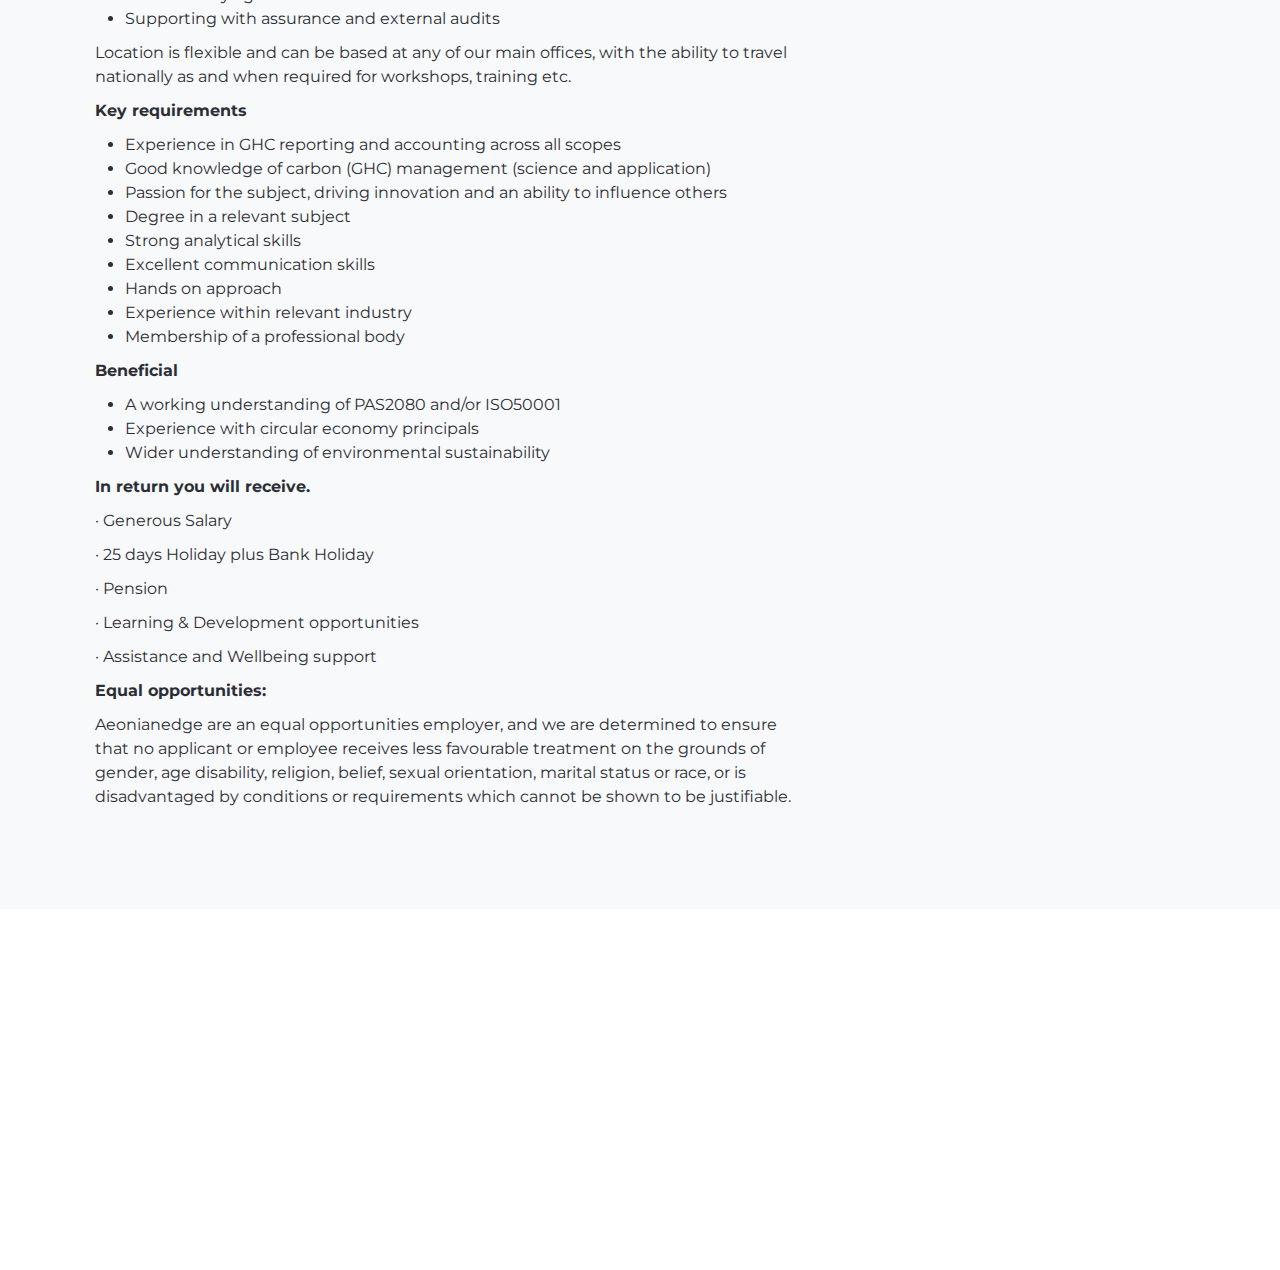
<file: careers-detail.html>
<!DOCTYPE html>
<html lang="en">
<head>
    <title>Aeonianedge</title>
    <meta charset="UTF-8">
    <meta name="description" content="Aeonianedge">
    <meta name="keywords" content="HTML,CSS,XML,JavaScript">
    <meta name="viewport" content="width=device-width, initial-scale=1">
    <link rel="shortcut icon" href="assets/img/favicon.png" type="image/x-icon">


    <!-- Bootstrap Css -->
    <link href="assets/css/bootstrap.min.css" rel="stylesheet">

    <!-- Gallery Css -->
    <link href="assets/css/baguetteBox.min.css" rel="stylesheet">

    <!-- Fontawesome Css -->
    <link href="assets/css/fontawesome.css" rel="stylesheet">

    <!-- Owl Carousel -->
    <link rel="stylesheet" href="assets/css/owl.theme.default.min.css">
    <link rel="stylesheet" href="assets/css/owl.carousel.min.css">


    <!--Animation Css-->
    <link href="assets/css/animate.min.css" rel="stylesheet" type="text/css">

    <!--Custom Css-->
    <link href="assets/css/style.css" rel="stylesheet" type="text/css">

</head>
<body>

<!-- Header start -->
<header class="main-header">

    <div class="header-top">
        <div class="container-fluid">
        <div class="row align-items-center">
            <div class="col-8">
                <div class="header-logo">
                    <a href="index.html">
                        <img src="assets/img/logo.png" alt="logo" class="img-fluid" width="300">
                    </a>
                </div>
            </div>
            <div class="col-4">
                <div class="header-menu-btn">
                    <div class="button_container" id="toggle">
                        <span class="top"></span><span class="middle"></span><span class="bottom"></span>
                    </div>
                </div>
            </div>
        </div>
    </div>
    </div>

    <div class="overlay" id="overlay">
        <nav class="overlay-menu">
            <ul class="menu-ul">
                <li><a href="aboutus.html"><i class="fas fa-user"></i> About us</a></li>
                <li><a href="projects.html">Projects</a></li>


                <li class="dropdown">
                    <a class="dropdown-toggle" type="button" id="dropdownMenuButton1" data-bs-toggle="dropdown" aria-expanded="false">
                        Sectors
                    </a>
                    <ul class="dropdown-menu" aria-labelledby="dropdownMenuButton1">
                        <li><a class="dropdown-item" href="projects.html">All</a></li>
                        <li><a class="dropdown-item" href="infrastructure.html">Infrastructure</a></li>
                        <li><a class="dropdown-item" href="project-management.html">Project Management</a></li>
                    </ul>
                </li>

                <li><a href="careers.html">Careers</a></li>
                <li><a class="active" href="contact.html">Contact Us</a></li>
            </ul>
        </nav>
    </div>
</header>
<!-- Header end -->

<!-- Career Banner Section Start -->
<section class="banner-section page-banner-section">
     <div class="carousel-div wow fadeIn" style="background-image: url('assets/img/career.jpg')">
        <div class="carousel-content">
            <h1 class="text-white">
                Careers Details
            </h1>
        </div>
    </div>
</section>
<!-- Career Banner Section End -->


<!-- Vacancies Detail Section Start -->
<section class="vacancies-detail-section bg-light py-70">
    <div class="container">
        <div class="row">
            <div class="col-md-12">
                <div class="vacancies-detail-content-div">

                    <div class="row">
                        <div class="col-lg-8">

                            <div class="vc-left-div">
                                <div class="vc-title">
                                    <h1> Sustainability Manager – Infrastructure</h1>
                                    <p>
                                        <b>Aeonianedge </b> - TBC
                                    </p>
                                </div>
                                <hr>
                                <div class="vc-content-div">
                                    <p>Aeonianedge Infrastructure are looking for a Sustainability Manager (Carbon) to lead on the delivery of our Carbon Reduction Plan within the Infrastructure business on high profile major projects across Highways, Rail, Energy and Renewable sectors.</p>
                                    <p>Supporting leaders and project teams alike, the successful candidate will be proficient in communicating to make our Net Zero by 2040 target tangible and engaging at all levels. The Sustainability Manager (Carbon) will be a key point of contact with our projects, procurement leads, design teams, facilities managers etc providing guidance and direction in climate change and GHC emissions alongside circular economy and efficiency principals. We are looking for someone with experience in carbon (GHC) management within the infrastructure construction industry who will work with our Group teams to ensure we deliver against our commitments.</p>
                                    <p><strong>Key responsibilities include:</strong></p>
                                    <ul>
                                        <li>Leading on the implementation of the carbon reduction plan in Infrastructure to deliver our Aeonianedge sustainability strategy</li>
                                        <li>Internal reporting emissions and progress against targets in infrastructure business units</li>
                                        <li>Delivering training and awareness relating to Carbon Management and accounting tools</li>
                                        <li>Working with our Group teams, projects and supply chain to improve scope 3 reporting</li>
                                        <li>Providing expert advice, e.g. facilitating design workshops</li>
                                        <li>Seeking out opportunities, being inquisitive and challenging to bring in ideas and solutions</li>
                                        <li>Supporting bid winning with technical input</li>
                                        <li>Developing networks across Infrastructure, identifying change agents and promoting sustainability agenda</li>
                                        <li>Supporting with assurance and external audits</li>
                                    </ul>
                                    <p>Location is flexible and can be based at any of our main offices, with the ability to travel nationally as and when required for workshops, training etc.</p>
                                    <p><strong>Key requirements</strong></p>
                                    <ul>
                                        <li>Experience in GHC reporting and accounting across all scopes</li>
                                        <li>Good knowledge of carbon (GHC) management (science and application)</li>
                                        <li>Passion for the subject, driving innovation and an ability to influence others</li>
                                        <li>Degree in a relevant subject</li>
                                        <li>Strong analytical skills</li>
                                        <li>Excellent communication skills</li>
                                        <li>Hands on approach</li>
                                        <li>Experience within relevant industry</li>
                                        <li>Membership of a professional body</li>
                                    </ul>
                                    <p><strong>Beneficial</strong></p>
                                    <ul>
                                        <li>A working understanding of PAS2080 and/or ISO50001</li>
                                        <li>Experience with circular economy principals</li>
                                        <li>Wider understanding of environmental sustainability</li>
                                    </ul>
                                    <p><strong>In return you will receive.</strong></p>
                                    <p>· Generous Salary</p>
                                    <p>· 25 days Holiday plus Bank Holiday</p>
                                    <p>· Pension</p>
                                    <p>· Learning &amp; Development opportunities</p>
                                    <p>· Assistance and Wellbeing support</p>
                                    <p><strong>Equal opportunities:</strong></p>
                                    <p>Aeonianedge are an equal opportunities employer, and we are determined to ensure that no applicant or employee receives less favourable treatment on the grounds of gender, age disability, religion, belief, sexual orientation, marital status or race, or is disadvantaged by conditions or requirements which cannot be shown to be justifiable.</p>
                                </div>
                            </div>
                        </div>
                        <div class="col-lg-4">
                            <div class="row">
                                <div class="col-md-7 col-lg-12">
                                    <div class="vc-detail-card bg-white mb-5 mb-sm-5 mb-md-0 mb-lg-5">
                                        <h3>Details</h3>
                                        <div class="vcd-box">
                                            <p class="h5 mb-0"> Seniority level</p>
                                            <p>Senior</p>
                                        </div>
                                        <div class="vcd-box">
                                            <p class="h5 mb-0">  Employment type</p>
                                            <p>Permanent</p>
                                        </div>
                                        <div class="vcd-box">
                                            <p class="h5 mb-0">  Job function</p>
                                            <p>Sustainability Manager - Infrastructure </p>
                                        </div>
                                        <div class="vcd-box">
                                            <p class="h5 mb-0"> Industries</p>
                                            <p>Infrastructure </p>
                                        </div>
                                        <div class="vcd-box">
                                            <p class="h5 mb-0"> Salary</p>
                                            <p>TBC </p>
                                        </div>
                                    </div>
                                </div>
                                <div class="col-md-5 col-lg-12">
                                    <div class="apply-card bg-white h-100 mb-0">
                                    <div class="ac-head">
                                        <h4>
                                            Apply Directly
                                        </h4>
                                    </div>
                                    <div class="head-box">
                                        <div class="head-img">
                                            <img src="assets/img/avatar2.png" class="img-fluid">
                                        </div>
                                        <div class="head-details">
                                            <a href="mailto:info@aeonianedge.com">
                                                <h4 class="text-dark">John Doe</h4>
                                                <p class="text-dark">Head of Recruitment</p>
                                                <p class="text-primary">info@aeonianedge.com </p>
                                            </a>
                                        </div>
                                    </div>
                                    <div class="social-share">
                                        <p>
                                            SHARE
                                        </p>
                                        <a href="#"><i class="fab fa-twitter"></i></a>
                                        <a href="#"><i class="fab fa-facebook-f"></i></a>
                                    </div>
                                </div>
                                </div>
                            </div>


                        </div>
                    </div>
                </div>
            </div>
        </div>
    </div>
</section>
<!-- Vacancies Detail Section End -->



<!-- Footer Section Start -->
<footer class="main-footer wow fadeInUp">
    <div class="container">
        <div class="top-footer">
            <div class="row">
                <div class="col-md-6">
                    <div class="footer-logo">
                        <a href="index.html">
                            <img src="assets/img/logo.png" width="300" class="img-fluid">
                        </a>
                    </div>
                </div>
                <div class="col-md-6">
                    <div class="footer-social">
                        <div class="footer-social-div d-flex gap-3 justify-content-end">
                            <a target="_blank" href="https://www.linkedin.com/company/aeonianedge"><i class="fab fa-linkedin"></i></a>

                        </div>
                    </div>
                </div>
            </div>
        </div>
        <div class="bottom-footer">
            <div class="footer-link">
                <div class="row">
                    <div class="col-md-4">
                        <ul class="footer-link-ul">
                            <li><a href="careers.html">Careers</a></li>
                            <li><a href="contact.html">Contact Us</a></li>
                        </ul>
                    </div>
                    <div class="col-md-8">
                        <p class="text-white address-tag text-center text-md-end mt-2 mt-md-0">
                            <i class="fas fa-map-marker-alt me-2"></i> 74 Hepscott Terrace, Toronto, Ontario, M1W 1E1
                        </p>
                    </div>
                </div>
            </div>
            <div class="bottom-term-div">
                <div class="row">
                    <div class="col-md-12">
                        <ul class="footer-link-ul">
                            <li>© aeonianedge 2024</li>

                        </ul>
                    </div>

                </div>
            </div>
        </div>
    </div>
</footer>
<!-- Footer Section End -->

</body>

<script src="assets/js/jquery-3.6.0.js"></script>
<script src="assets/js/baguetteBox.min.js"></script>
<script src="assets/js/bootstrap.bundle.min.js"></script>
<script src="assets/js/owl.carousel.min.js"></script>
<script src="assets/js/wow.min.js"></script>
<script src="assets/js/custom.js"></script>


</html>
</file>
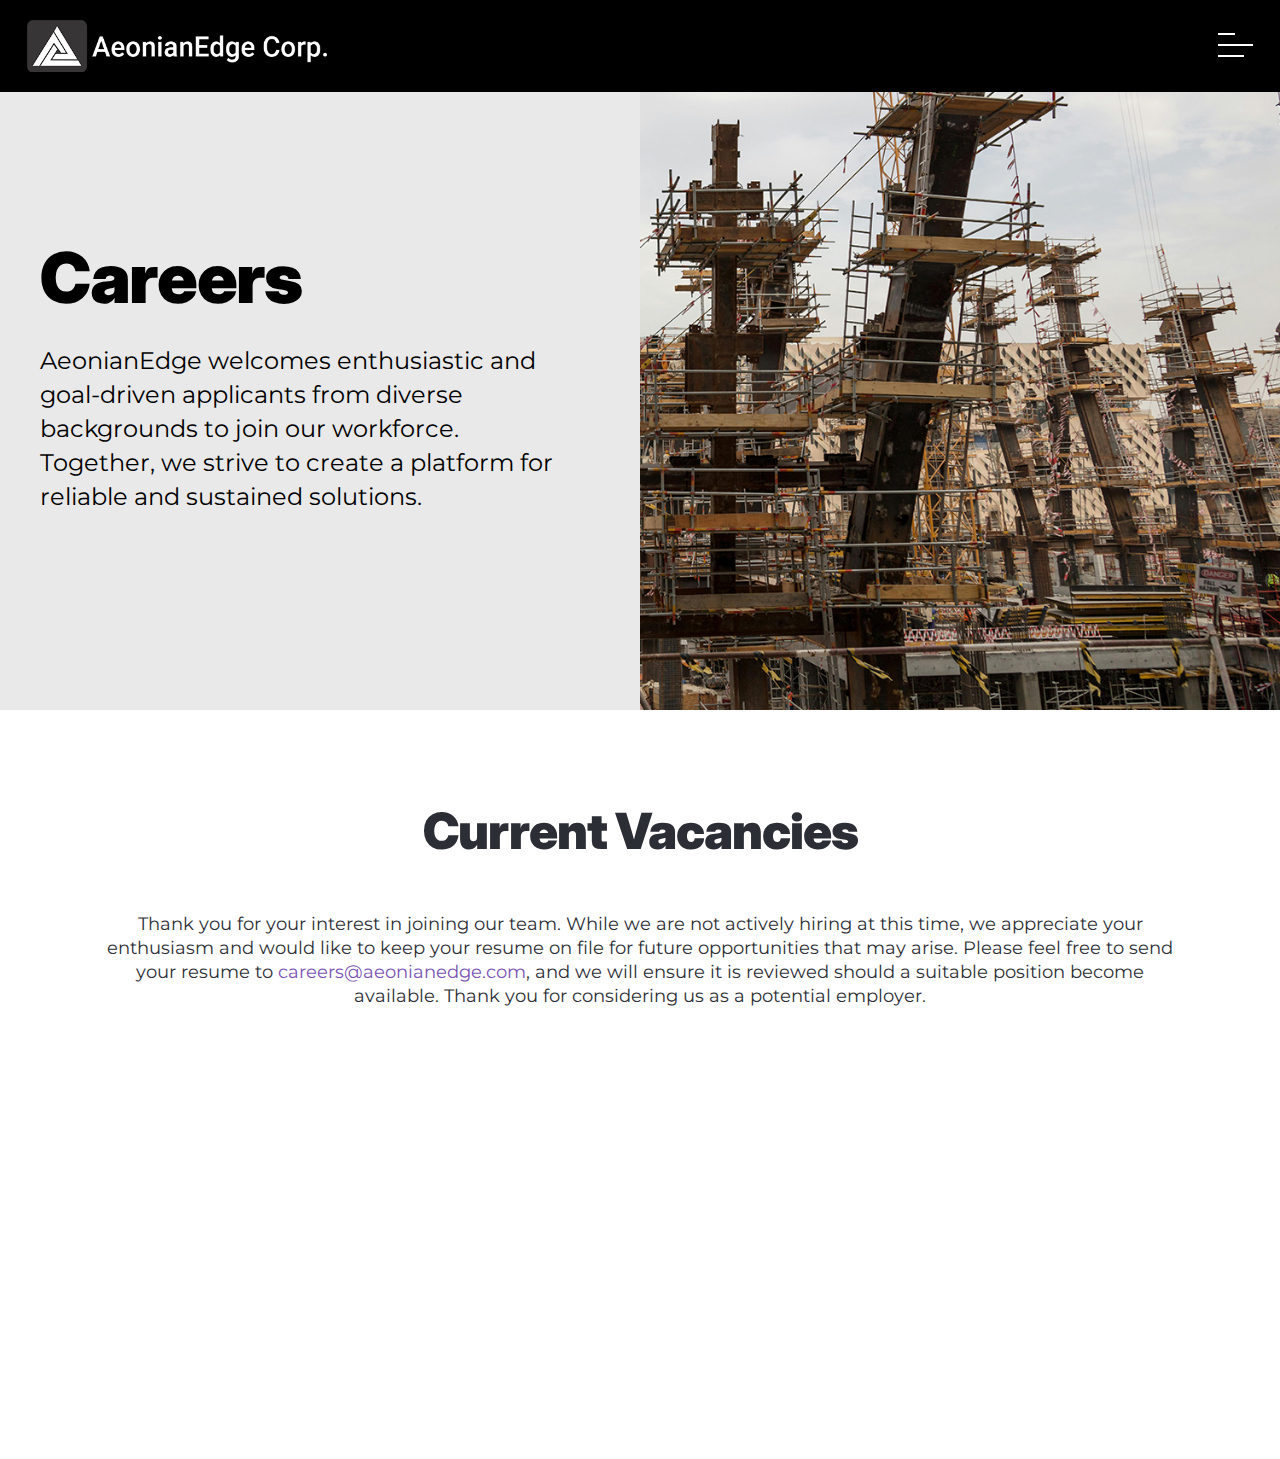
<file: careers.html>
<!DOCTYPE html>
<html lang="en">
<head>
    <title>Aeonianedge</title>
    <meta charset="UTF-8">
    <meta name="description" content="Aeonianedge">
    <meta name="keywords" content="HTML,CSS,XML,JavaScript">
    <meta name="viewport" content="width=device-width, initial-scale=1">
    <link rel="shortcut icon" href="assets/img/favicon.png" type="image/x-icon">


    <!-- Bootstrap Css -->
    <link href="assets/css/bootstrap.min.css" rel="stylesheet">

    <!-- Gallery Css -->
    <link href="assets/css/baguetteBox.min.css" rel="stylesheet">

    <!-- Fontawesome Css -->
    <link href="assets/css/fontawesome.css" rel="stylesheet">

    <!-- Owl Carousel -->
    <link rel="stylesheet" href="assets/css/owl.theme.default.min.css">
    <link rel="stylesheet" href="assets/css/owl.carousel.min.css">


    <!--Animation Css-->
    <link href="assets/css/animate.min.css" rel="stylesheet" type="text/css">

    <!--Custom Css-->
    <link href="assets/css/style.css" rel="stylesheet" type="text/css">

</head>
<body>

<!-- Header start -->
<header class="main-header">

    <div class="header-top">
        <div class="container-fluid">
        <div class="row align-items-center">
            <div class="col-8">
                <div class="header-logo">
                    <a href="index.html">
                        <img src="assets/img/logo.png" alt="logo" class="img-fluid" width="300">
                    </a>
                </div>
            </div>
            <div class="col-4">
                <div class="header-menu-btn">
                    <div class="button_container" id="toggle">
                        <span class="top"></span><span class="middle"></span><span class="bottom"></span>
                    </div>
                </div>
            </div>
        </div>
    </div>
    </div>

    <div class="overlay" id="overlay">
        <nav class="overlay-menu">
            <ul class="menu-ul">
                <li><a href="index.html"><i class="fas fa-home"></i> Home</a></li>

                <li><a href="aboutus.html"><i class="fas fa-user"></i> About us</a></li>
                <li><a href="projects.html"><i class="fas fa-tasks"></i>Projects</a></li>


                <!-- <li class="dropdown">
                    <a class="dropdown-toggle" type="button" id="dropdownMenuButton1" data-bs-toggle="dropdown" aria-expanded="false">
                        Sectors
                    </a>
                    <ul class="dropdown-menu" aria-labelledby="dropdownMenuButton1">
                        <li><a class="dropdown-item" href="projects.html">All</a></li>
                        <li><a class="dropdown-item" href="infrastructure.html">Infrastructure</a></li>
                        <li><a class="dropdown-item" href="project-management.html">Project Management</a></li>
                    </ul>
                </li> -->

                <li><a class="active" href="careers.html"><i class="fas fa-briefcase"></i>Careers</a></li>
                <li><a  href="contact.html"><i class="fas fa-phone-alt"></i>Contact Us</a></li>
            </ul>
        </nav>
    </div>
</header>
<!-- Header end -->

<!-- Career Banner Section Start -->
<section class="banner-section page-banner-section">
     <div class="carousel-div wow fadeIn" style="background-image: url('assets/img/career.jpg')">
        <div class="carousel-content">
            <h1 class="text-white">
                Careers
            </h1>
            <p class="text-white">
                AeonianEdge welcomes enthusiastic and goal-driven applicants from diverse
                backgrounds to join our workforce. Together, we strive to create a platform for reliable
                and sustained solutions.
            </p>

        </div>
    </div>
</section>
<!-- Career Banner Section End -->


<!-- Current Vacancies Section Start -->
<section class="current-vacancies-section py-70">
    <div class="container">
        <div class="row">
            <div class="col-md-12">
                <div class="vacancies-title text-center mb-5">
                    <h1>Current Vacancies</h1>
                </div>
            </div>
        </div>
        <p class="text-center" style="font-size: large;">Thank you for your interest in joining our team. While we are not actively hiring at this time, we appreciate your enthusiasm and would like to keep your resume on file for future opportunities that may arise. Please feel free to send your resume to <a href="mailto:careers@aeonianedge.com">careers@aeonianedge.com</a>, and we will ensure it is reviewed should a suitable position become available. Thank you for considering us as a potential employer.</p>
    </div>
    <!-- <div class="container">
        <div class="row">
            <div class="col-md-12">
                <div class="vacancies-title text-center mb-5">
                    <h1>Current Vacancies</h1>
                </div>
            </div>
        </div>
        <div class="vacancies-list mt-5">
            <div class="row">
                <div class="col-md-6 col-lg-6 col-xl-4 mb-4">
                    <div class="vacancies-card">
                        <h3>
                            Sustainability Manager – Infrastructure
                        </h3>
                        <span class="text-primary mb-3 d-block"><b>TBC</b> </span>
                        <p>
                            Aeonianedge Infrastructure are looking for a Sustainability Manager (Carbon) to lead on the delivery of our Carbon Reduction Plan within the Infrastructure business on high profile major projects across ...
                        </p>
                        <span class="btn btn-primary mt-4 w-100">View Details</span>

                    </div>
                </div>
                <div class="col-md-6 col-lg-6 col-xl-4 mb-4">
                    <div class="vacancies-card">
                        <h3>
                            Operational Logistics Lead – Rail
                        </h3>
                        <span class="text-primary mb-3 d-block"><b>TBC</b> </span>
                        <p>
                            Aeonianedge Rail are recruiting for an Operational Logistics lead due to the new frameworks which have recently been awarded.
                            The purpose of this role is to provide functional leadership within Keltbr ...
                        </p>
                            <span class="btn btn-primary mt-4 w-100">View Details</span>

                    </div>
                </div>
                <div class="col-md-6 col-lg-6 col-xl-4 mb-4">
                    <div class="vacancies-card">
                        <h3>
                            Project Manager – Energy
                        </h3>
                        <span class="text-primary mb-3 d-block"><b>TBC</b> </span>
                        <p>
                            Project Manager
                            Aeonianedge D&T is one of the leading specialist providers of overhead line and sub-station services to the UK. We deliver construction and refurbish projects up to 400kv. 
                            Due ...
                        </p>
                        <span class="btn btn-primary mt-4 w-100">View Details</span>

                    </div>
                </div>
                <div class="col-md-6 col-lg-6 col-xl-4 mb-4">
                    <div class="vacancies-card">
                        <h3>
                            HSQE Advisor – Energy
                        </h3>
                        <span class="text-primary mb-3 d-block"><b>TBC</b> </span>
                        <p>
                            Aeonianedge IDEC is looking for a HSQE Advisor to support the Substation electrical projects covering the Midlands and southern region.
                            As a HSEQ Advisor you will be a key part of our HSEQ team wh ...
                        </p>
                        <span class="btn btn-primary mt-4 w-100">View Details</span>

                    </div>
                </div>
                <div class="col-md-6 col-lg-6 col-xl-4 mb-4">
                    <div class="vacancies-card">
                        <h3>
                            Lead HSQE Manager – Renewables
                        </h3>
                        <span class="text-primary mb-3 d-block"><b>TBC</b> </span>
                        <p>
                            This is an exciting opportunity to lead the HSQE team for our growing Renewables business.
                            This is a national role with regular travel required although your home base could be at any of our ma ...
                        </p>
                        <span class="btn btn-primary mt-4 w-100">View Details</span>

                    </div>
                </div>
                <div class="col-md-6 col-lg-6 col-xl-4 mb-4">
                    <div class="vacancies-card head-card bg-dark">
                        <h3 class="text-white">
                            Not what you're looking for?
                        </h3>
                        <p class="text-white">
                            Send your CV to Martin Salem at Aeonianedge
                        </p>
                        <div class="head-box">
                            <div class="head-img">
                                <img src="https://www.w3schools.com/w3images/avatar2.png" class="img-fluid">
                            </div>
                            <div class="head-details">
                                <a href="mailto:info@aeonianedge.com">
                                    <h4 class="text-white">John Doe</h4>
                                    <p class="text-white">Head of Recruitment</p>
                                    <p class="text-white">info@aeonianedge.com </p>
                                </a>
                            </div>
                        </div>
                    </div>
                </div>
            </div>
        </div>
    </div> -->
</section>
<!-- Current Vacancies Section End -->


<!-- Footer Section Start -->
<footer class="main-footer wow fadeInUp">
    <div class="container">
        <div class="top-footer">
            <div class="row">
                <div class="col-md-6">
                    <div class="footer-logo">
                        <a href="index.html">
                            <img src="assets/img/logo.png" width="300" class="img-fluid">
                        </a>
                    </div>
                </div>
                <div class="col-md-6">
                    <div class="footer-social">
                        <div class="footer-social-div d-flex gap-3 justify-content-end">
                            <a target="_blank" href="https://www.linkedin.com/company/aeonianedge"><i class="fab fa-linkedin"></i></a>
                        </div>
                    </div>
                </div>
            </div>
        </div>
        <div class="bottom-footer">
            <div class="footer-link">
                <div class="row">
                    <div class="col-md-4">
                        <ul class="footer-link-ul">
                            <li><a href="careers.html">Careers</a></li>
                            <li><a href="contact.html">Contact Us</a></li>
                        </ul>
                    </div>
                    <div class="col-md-8">
                        <p class="text-white address-tag text-center text-md-end mt-2 mt-md-0">
                            <i class="fas fa-map-marker-alt me-2"></i> 74 Hepscott Terrace, Toronto, Ontario, M1W 1E1
                        </p>
                    </div>
                </div>
            </div>
            <div class="bottom-term-div">
                <div class="row">
                    <div class="col-md-12">
                        <ul class="footer-link-ul">
                            <li>© aeonianedge 2024</li>

                        </ul>
                    </div>

                </div>
            </div>
        </div>
    </div>
</footer>
<!-- Footer Section End -->

</body>

<script src="assets/js/jquery-3.6.0.js"></script>
<script src="assets/js/baguetteBox.min.js"></script>
<script src="assets/js/bootstrap.bundle.min.js"></script>
<script src="assets/js/owl.carousel.min.js"></script>
<script src="assets/js/wow.min.js"></script>
<script src="assets/js/custom.js"></script>


</html>
</file>
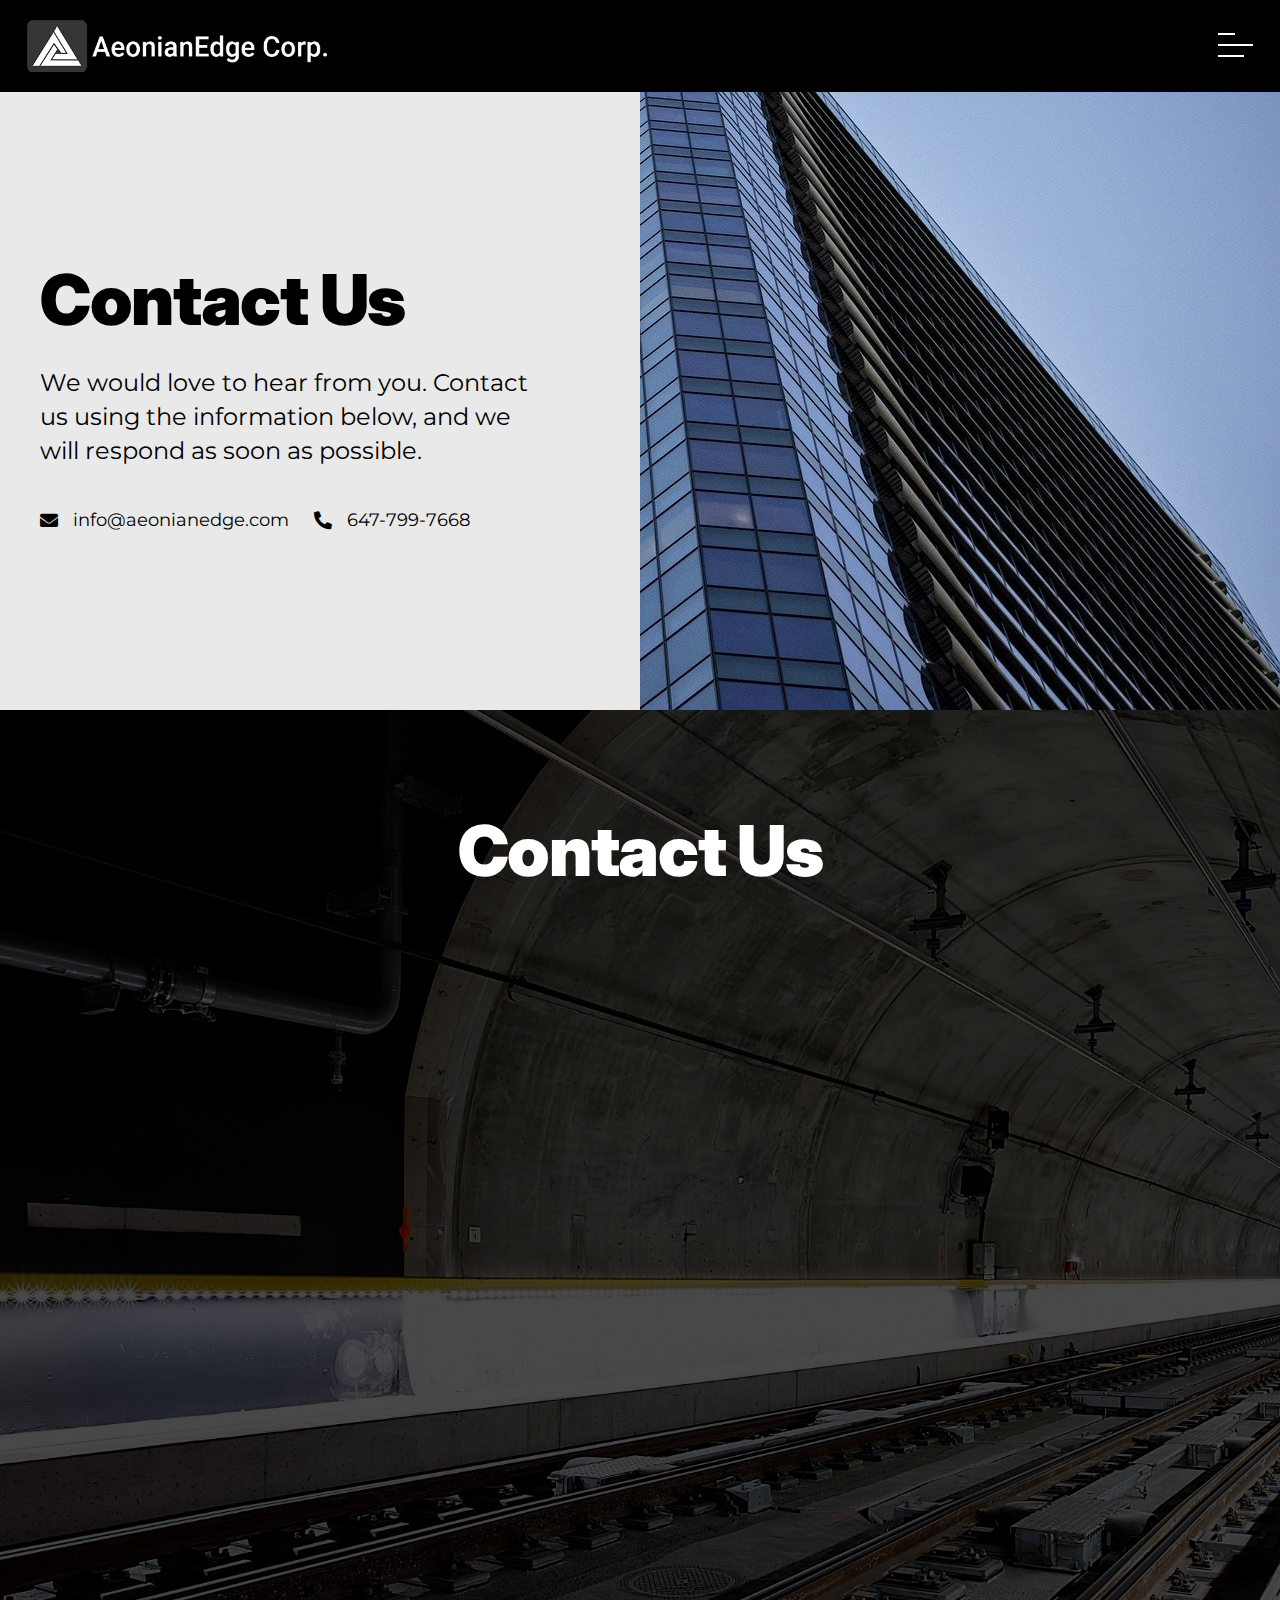
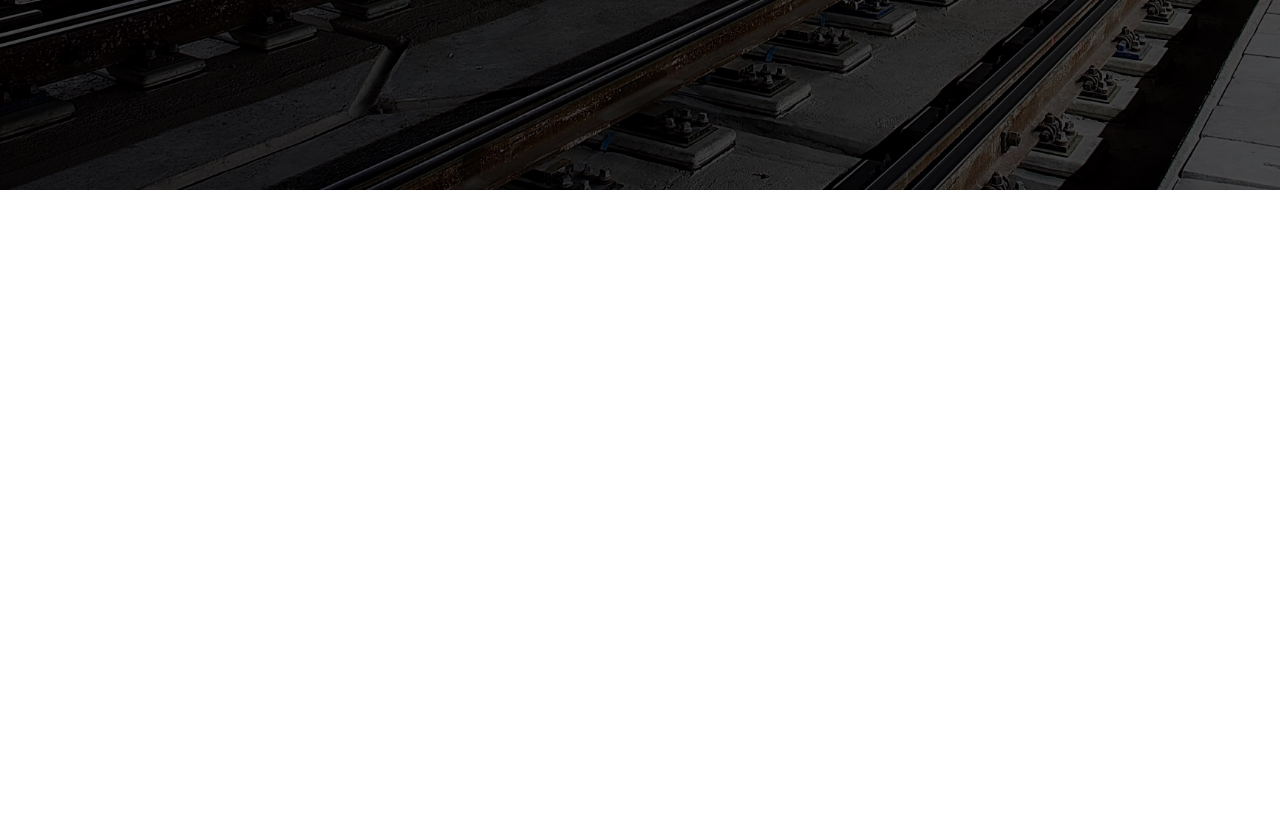
<file: contact.html>
<!DOCTYPE html>
<html lang="en">
<head>
    <title>Aeonianedge</title>
    <meta charset="UTF-8">
    <meta name="description" content="Aeonianedge">
    <meta name="keywords" content="HTML,CSS,XML,JavaScript">
    <meta name="viewport" content="width=device-width, initial-scale=1">
    <link rel="shortcut icon" href="assets/img/favicon.png" type="image/x-icon">


    <!-- Bootstrap Css -->
    <link href="assets/css/bootstrap.min.css" rel="stylesheet">

    <!-- Gallery Css -->
    <link href="assets/css/baguetteBox.min.css" rel="stylesheet">

    <!-- Fontawesome Css -->
    <link href="assets/css/fontawesome.css" rel="stylesheet">

    <!-- Owl Carousel -->
    <link rel="stylesheet" href="assets/css/owl.theme.default.min.css">
    <link rel="stylesheet" href="assets/css/owl.carousel.min.css">


    <!--Animation Css-->
    <link href="assets/css/animate.min.css" rel="stylesheet" type="text/css">

    <!--Custom Css-->
    <link href="assets/css/style.css" rel="stylesheet" type="text/css">

</head>
<body>

<!-- Header start -->
<header class="main-header">

    <div class="header-top">
        <div class="container-fluid">
        <div class="row align-items-center">
            <div class="col-8">
                <div class="header-logo">
                    <a href="index.html">
                        <img src="assets/img/logo.png" alt="logo" class="img-fluid" width="300">
                    </a>
                </div>
            </div>
            <div class="col-4">
                <div class="header-menu-btn">
                    <div class="button_container" id="toggle">
                        <span class="top"></span><span class="middle"></span><span class="bottom"></span>
                    </div>
                </div>
            </div>
        </div>
    </div>
    </div>

    <div class="overlay" id="overlay">
        <nav class="overlay-menu">
            <ul class="menu-ul">
                <li><a href="index.html"><i class="fas fa-home"></i> Home</a></li>

                <li><a href="aboutus.html"><i class="fas fa-user"></i> About us</a></li>
                <li><a href="projects.html"><i class="fas fa-tasks"></i>Projects</a></li>


                <!-- <li class="dropdown">
                    <a class="dropdown-toggle" type="button" id="dropdownMenuButton1" data-bs-toggle="dropdown" aria-expanded="false">
                        Sectors
                    </a>
                    <ul class="dropdown-menu" aria-labelledby="dropdownMenuButton1">
                        <li><a class="dropdown-item" href="projects.html">All</a></li>
                        <li><a class="dropdown-item" href="infrastructure.html">Infrastructure</a></li>
                        <li><a class="dropdown-item" href="project-management.html">Project Management</a></li>
                    </ul>
                </li> -->

                <li><a href="careers.html"><i class="fas fa-briefcase"></i>Careers</a></li>
                <li><a class="active" href="contact.html"><i class="fas fa-phone-alt"></i>Contact Us</a></li>
            </ul>
        </nav>
    </div>
</header>
<!-- Header end -->

<!-- Contact Banner Section Start -->
<section class="banner-section page-banner-section">
     <div class="carousel-div wow fadeIn" style="background-image: url('assets/img/contactus.jpg')">
        <div class="carousel-content">
            <h1 class="text-white wow fadeInLeft">
                Contact Us
            </h1>
            <p class="text-white wow fadeInLeft">We would love to hear from you. Contact us using the information below, and we will respond as soon as possible. </p>
            <div class="contact-list-div wow fadeInLeft">
                <a class="text-black" href="mailto:info@aeonianedge.com">
                    <i class="fas fa-envelope"></i>  info@aeonianedge.com
                </a>
                <a class="text-black" href="tel:6477999055">
                    <i class="fas fa-phone-alt"></i> 647-799-7668
                </a>
            </div>
        </div>
    </div>
</section>
<!-- Contact Banner Section End -->

<!-- Contact Us Section Start -->
<section class="contact-section py-70">
    <div class="container">
        <div class="row align-items-center justify-content-center">

            <div class="col-md-12">
                <h2 class="title-h2 text-white mb-3 wow fadeInDown">Contact Us</h2>
                <div class="iframe-div wow fadeInUp">
                    <iframe
                            src="https://docs.google.com/forms/d/e/1FAIpQLSc17nd1HFPInZIa-VdfbpV1yi7ZkUkcNDIq82aGjZsZiOVKRA/viewform?embedded=true"
                            width="100%" height="1111px"
                            frameborder="0"
                            marginheight="0"
                            marginwidth="0">
                    </iframe>
                </div>
            </div>
        </div>
    </div>
</section>
<!-- Contact Us Section End -->

<!-- Get in touch Section Start -->
<section class="get-touch-section bg-dark py-70 wow fadeInUp">
    <div class="container">
        <div class="row our-people-title align-items-center">
            <div class="col-md-5">
                <h2 class="title-h2 mb-4 mb-md-0">

                    Get in touch

                </h2>
            </div>
            <div class="col-md-7">
                <p class="text-white mb-3">
                    For all general enquiries, contact us through any of these channels:
                </p>
                <div class="contact-list-div">
                    <a class="text-white" href="mailto:info@aeonianedge.com">
                        <i class="fas fa-envelope"></i>  info@aeonianedge.com
                    </a>
                    <a class="text-white" href="tel:6477999055">
                        <i class="fas fa-phone-alt"></i> 647-799-7668
                    </a>
                </div>
            </div>
        </div>

    </div>
</section>
<!-- Get in touch Section End -->

<!-- Footer Section Start -->
<footer class="main-footer wow fadeInUp">
    <div class="container">
        <div class="top-footer">
            <div class="row">
                <div class="col-md-6">
                    <div class="footer-logo">
                        <a href="index.html">
                            <img src="assets/img/logo.png" width="300" class="img-fluid">
                        </a>
                    </div>
                </div>
                <div class="col-md-6">
                    <div class="footer-social">
                        <div class="footer-social-div d-flex gap-3 justify-content-end">
                            <a target="_blank" href="https://www.linkedin.com/company/aeonianedge"><i class="fab fa-linkedin"></i></a>
                        </div>
                    </div>
                </div>
            </div>
        </div>
        <div class="bottom-footer">
            <div class="footer-link">
                <div class="row">
                    <div class="col-md-4">
                        <ul class="footer-link-ul">
                            <li><a href="careers.html">Careers</a></li>
                            <li><a href="contact.html">Contact Us</a></li>
                        </ul>
                    </div>
                    <div class="col-md-8">
                        <p class="text-white address-tag text-center text-md-end mt-2 mt-md-0">
                            <i class="fas fa-map-marker-alt me-2"></i> 74 Hepscott Terrace, Toronto, Ontario, M1W 1E1
                        </p>
                    </div>
                </div>
            </div>
            <div class="bottom-term-div">
                <div class="row">
                    <div class="col-md-12">
                        <ul class="footer-link-ul">
                            <li>© aeonianedge 2024</li>

                        </ul>
                    </div>

                </div>
            </div>
        </div>
    </div>
</footer>
<!-- Footer Section End -->

</body>

<script src="assets/js/jquery-3.6.0.js"></script>
<script src="assets/js/baguetteBox.min.js"></script>
<script src="assets/js/bootstrap.bundle.min.js"></script>
<script src="assets/js/owl.carousel.min.js"></script>
<script src="assets/js/wow.min.js"></script>
<script src="assets/js/custom.js"></script>


</html>
</file>
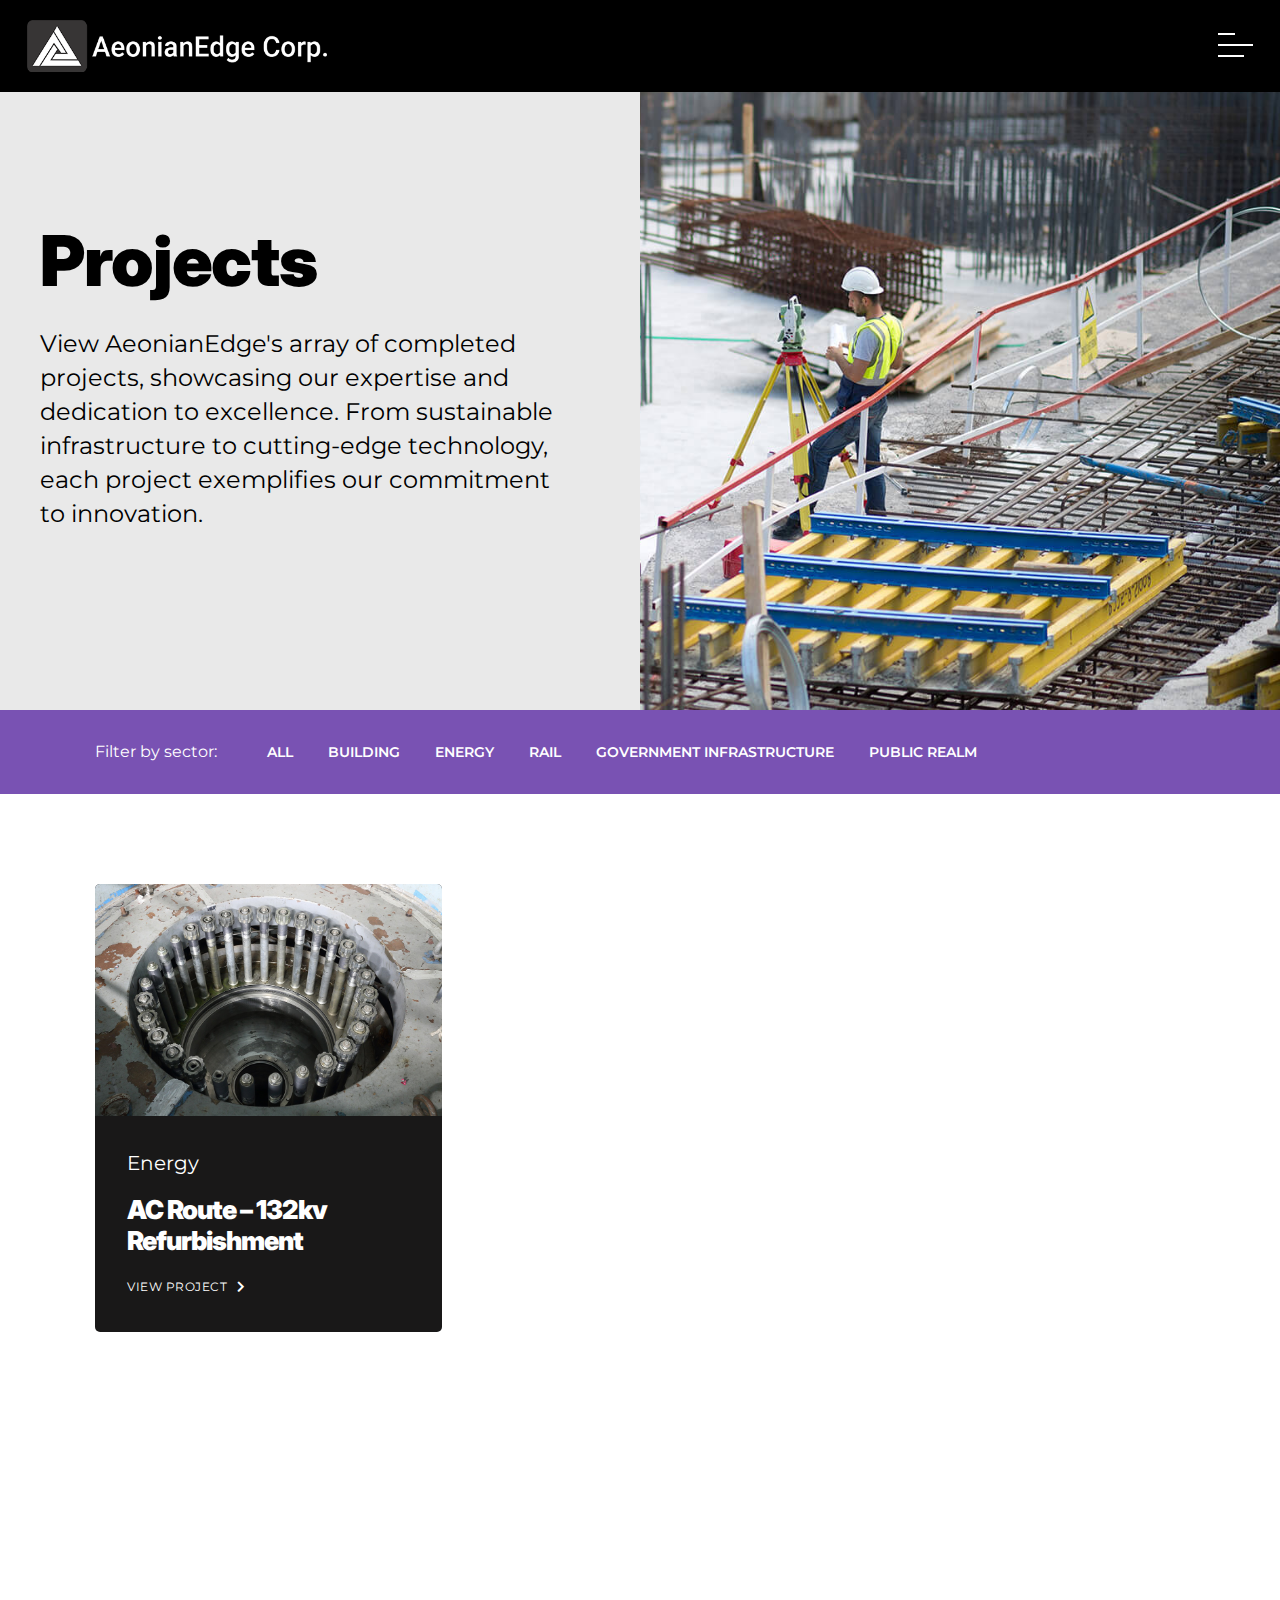
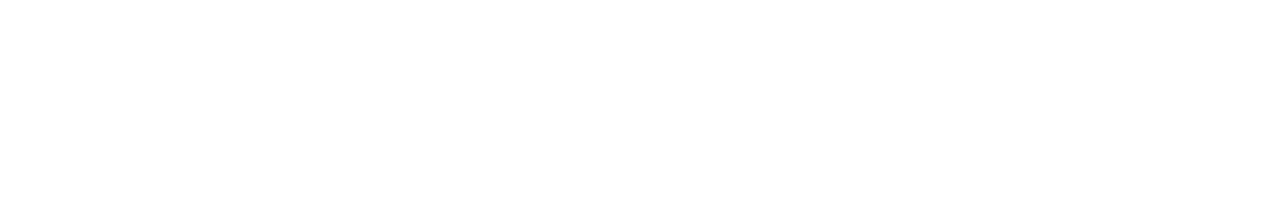
<file: energy-projects.html>
<!DOCTYPE html>
<html lang="en">
<head>
    <title>Aeonianedge</title>
    <meta charset="UTF-8">
    <meta name="description" content="Aeonianedge">
    <meta name="keywords" content="HTML,CSS,XML,JavaScript">
    <meta name="viewport" content="width=device-width, initial-scale=1">
    <link rel="shortcut icon" href="assets/img/favicon.png" type="image/x-icon">


    <!-- Bootstrap Css -->
    <link href="assets/css/bootstrap.min.css" rel="stylesheet">

    <!-- Gallery Css -->
    <link href="assets/css/baguetteBox.min.css" rel="stylesheet">

    <!-- Fontawesome Css -->
    <link href="assets/css/fontawesome.css" rel="stylesheet">

    <!-- Owl Carousel -->
    <link rel="stylesheet" href="assets/css/owl.theme.default.min.css">
    <link rel="stylesheet" href="assets/css/owl.carousel.min.css">


    <!--Animation Css-->
    <link href="assets/css/animate.min.css" rel="stylesheet" type="text/css">

    <!--Custom Css-->
    <link href="assets/css/style.css" rel="stylesheet" type="text/css">

</head>
<body>

<!-- Header start -->
<header class="main-header">

    <div class="header-top">
        <div class="container-fluid">
        <div class="row align-items-center">
            <div class="col-8">
                <div class="header-logo">
                    <a href="index.html">
                        <img src="assets/img/logo.png" alt="logo" class="img-fluid" width="300">
                    </a>
                </div>
            </div>
            <div class="col-4">
                <div class="header-menu-btn">
                    <div class="button_container" id="toggle">
                        <span class="top"></span><span class="middle"></span><span class="bottom"></span>
                    </div>
                </div>
            </div>
        </div>
    </div>
    </div>

    <div class="overlay" id="overlay">
        <nav class="overlay-menu">
            <ul class="menu-ul">
                <li><a href="aboutus.html"><i class="fas fa-user"></i> About us</a></li>
                <li><a href="projects.html">Projects</a></li>


                <li class="dropdown">
                    <a class="dropdown-toggle" type="button" id="dropdownMenuButton1" data-bs-toggle="dropdown" aria-expanded="false">
                        Sectors
                    </a>
                    <ul class="dropdown-menu" aria-labelledby="dropdownMenuButton1">
                        <li><a class="dropdown-item" href="projects.html">All</a></li>
                        <li><a class="dropdown-item" href="building-projects.html">Building</a></li>
                        <li><a class="dropdown-item active" href="energy-projects.html">Energy</a></li>
                        <li><a class="dropdown-item" href="rail-projects.html">Rail</a></li>
                        <li><a class="dropdown-item" href="government-projects.html">Government infrastructure</a></li>
                        <li><a class="dropdown-item" href="public-projects.html">Public realm</a></li>
                    </ul>
                </li>

                <li><a href="careers.html">Careers</a></li>
                <li><a href="contact.html">Contact Us</a></li>
            </ul>
        </nav>
    </div>
</header>
<!-- Header end -->

<!-- About Banner Section Start -->
<section class="banner-section page-banner-section">
     <div class="carousel-div wow fadeIn" style="background-image: url('assets/img/gproject.jpg')">
        <div class="carousel-content">
            <h1 class="text-white wow fadeInLeft">
                Projects
            </h1>
            <p class="text-white wow fadeInLeft">View AeonianEdge's array of completed projects, showcasing our expertise and dedication to excellence. From sustainable infrastructure to cutting-edge technology, each project exemplifies our commitment to innovation.</p>
        </div>
    </div>
</section>
<!-- Banner Section End -->

<!-- Filter Section Start -->
<section class="filter-section wow fadeInUp">
    <div class="container">
        <div class="row">
            <div class="col-md-12">
                <div class="filter-box">
                    <div class="flt-title-div">
                        <p class="filter-title">
                            Filter by sector:
                        </p>
                    </div>
                    <div class="flt-ul-div">
                        <ul class="filter-link-ul">
                            <li><a href="projects.html">All</a></li>
                            <li><a href="building-projects.html">Building</a></li>
                            <li><a class="active" href="energy-projects.html">Energy</a></li>
                            <li><a href="rail-projects.html">Rail</a></li>
                            <li><a href="government-projects.html">Government Infrastructure</a></li>
                            <li><a href="public-projects.html">Public Realm</a></li>
                        </ul>
                    </div>
                </div>
            </div>

        </div>
    </div>
</section>
<!-- Filter Section End -->

<!-- Project List Section Start -->
<section class="project-list-section py-70">
    <div class="container">
        <div class="row">
            <div class="col-md-4 mb-4">
                <div class="project-card project-list-card wow zoomIn">
                    <a href="projects-detail.html">
                        <div class="project-img">
                            <img src="assets/img/project1.jpg" class="img-fluid">
                        </div>
                        <div class="project-text">
                            <div class="inner">
                                <span class="project-category">Energy</span>
                                <h2 class="text-white">AC Route – 132kv Refurbishment</h2>
                                <span class="view-project-btn">View Project</span>
                            </div>
                        </div>
                    </a>
                </div>
            </div>
        </div>
    </div>
</section>
<!-- Project List Section End -->



<!-- Footer Section Start -->
<footer class="main-footer wow fadeInUp">
    <div class="container">
        <div class="top-footer">
            <div class="row">
                <div class="col-md-6">
                    <div class="footer-logo">
                        <a href="index.html">
                            <img src="assets/img/logo.png" width="300" class="img-fluid">
                        </a>
                    </div>
                </div>
                <div class="col-md-6">
                    <div class="footer-social">
                        <div class="footer-social-div d-flex gap-3 justify-content-end">
                            <a target="_blank" href="https://www.linkedin.com/company/aeonianedge"><i class="fab fa-linkedin"></i></a>
                        </div>
                    </div>
                </div>
            </div>
        </div>
        <div class="bottom-footer">
            <div class="footer-link">
                <div class="row">
                    <div class="col-md-4">
                        <ul class="footer-link-ul">
                            <li><a href="careers.html">Careers</a></li>
                            <li><a href="contact.html">Contact Us</a></li>
                        </ul>
                    </div>
                    <div class="col-md-8">
                        <p class="text-white address-tag text-center text-md-end mt-2 mt-md-0">
                            <i class="fas fa-map-marker-alt me-2"></i> 74 Hepscott Terrace, Toronto, Ontario, M1W 1E1
                        </p>
                    </div>
                </div>
            </div>
            <div class="bottom-term-div">
                <div class="row">
                    <div class="col-md-12">
                        <ul class="footer-link-ul">
                            <li>© aeonianedge 2024</li>

                        </ul>
                    </div>

                </div>
            </div>
        </div>
    </div>
</footer>
<!-- Footer Section End -->

</body>

<script src="assets/js/jquery-3.6.0.js"></script>
<script src="assets/js/baguetteBox.min.js"></script>
<script src="assets/js/bootstrap.bundle.min.js"></script>
<script src="assets/js/owl.carousel.min.js"></script>
<script src="assets/js/wow.min.js"></script>
<script src="assets/js/custom.js"></script>


</html>
</file>
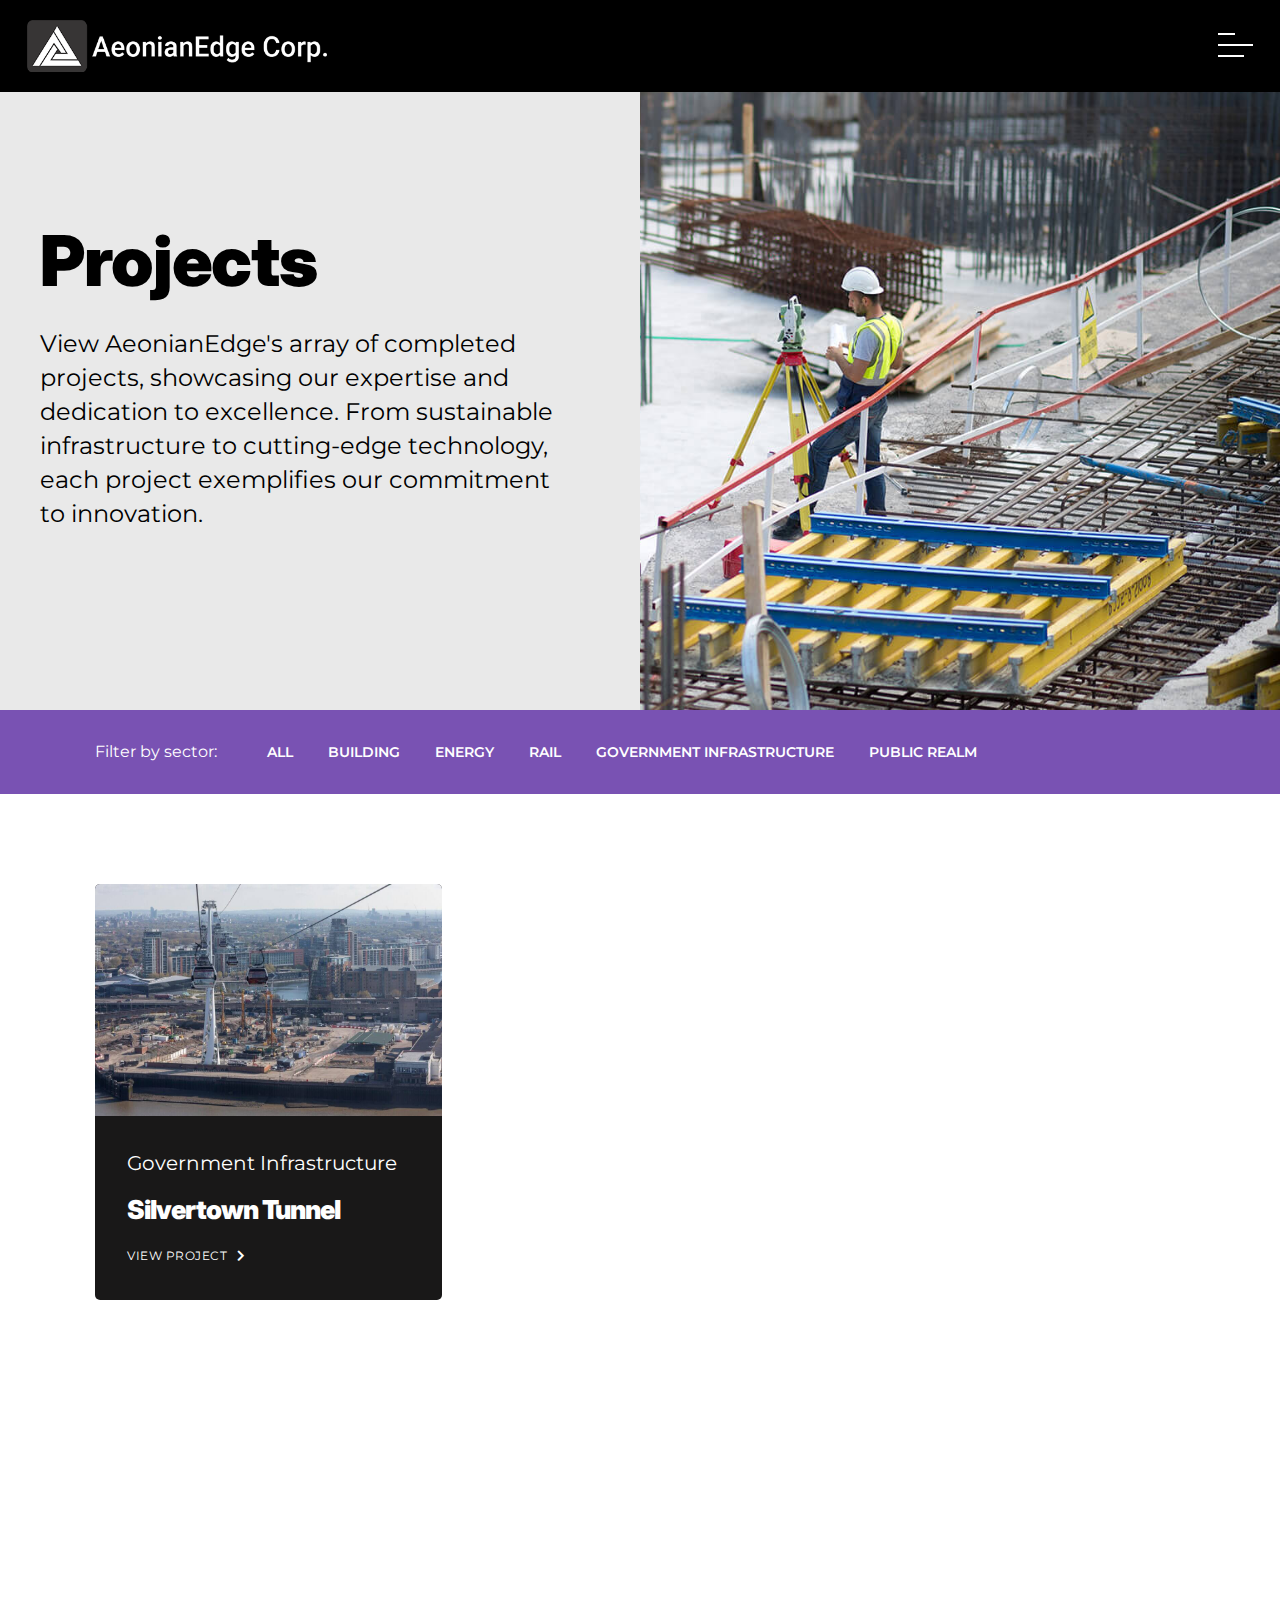
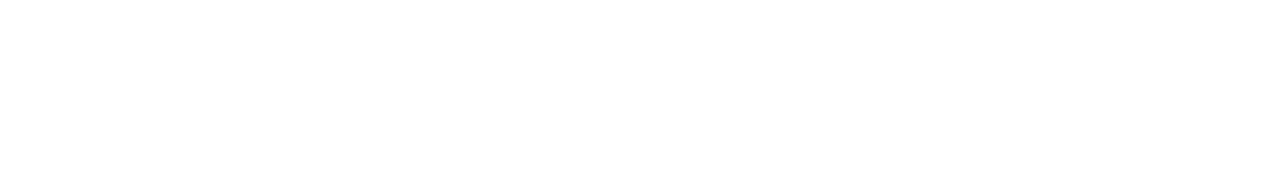
<file: government-projects.html>
<!DOCTYPE html>
<html lang="en">
<head>
    <title>Aeonianedge</title>
    <meta charset="UTF-8">
    <meta name="description" content="Aeonianedge">
    <meta name="keywords" content="HTML,CSS,XML,JavaScript">
    <meta name="viewport" content="width=device-width, initial-scale=1">
    <link rel="shortcut icon" href="assets/img/favicon.png" type="image/x-icon">


    <!-- Bootstrap Css -->
    <link href="assets/css/bootstrap.min.css" rel="stylesheet">

    <!-- Gallery Css -->
    <link href="assets/css/baguetteBox.min.css" rel="stylesheet">

    <!-- Fontawesome Css -->
    <link href="assets/css/fontawesome.css" rel="stylesheet">

    <!-- Owl Carousel -->
    <link rel="stylesheet" href="assets/css/owl.theme.default.min.css">
    <link rel="stylesheet" href="assets/css/owl.carousel.min.css">


    <!--Animation Css-->
    <link href="assets/css/animate.min.css" rel="stylesheet" type="text/css">

    <!--Custom Css-->
    <link href="assets/css/style.css" rel="stylesheet" type="text/css">

</head>
<body>

<!-- Header start -->
<header class="main-header">

    <div class="header-top">
        <div class="container-fluid">
        <div class="row align-items-center">
            <div class="col-8">
                <div class="header-logo">
                    <a href="index.html">
                        <img src="assets/img/logo.png" alt="logo" class="img-fluid" width="300">
                    </a>
                </div>
            </div>
            <div class="col-4">
                <div class="header-menu-btn">
                    <div class="button_container" id="toggle">
                        <span class="top"></span><span class="middle"></span><span class="bottom"></span>
                    </div>
                </div>
            </div>
        </div>
    </div>
    </div>

    <div class="overlay" id="overlay">
        <nav class="overlay-menu">
            <ul class="menu-ul">
                <li><a href="aboutus.html"><i class="fas fa-user"></i> About us</a></li>
                <li><a href="projects.html">Projects</a></li>


                <li class="dropdown">
                    <a class="dropdown-toggle" type="button" id="dropdownMenuButton1" data-bs-toggle="dropdown" aria-expanded="false">
                        Sectors
                    </a>
                    <ul class="dropdown-menu" aria-labelledby="dropdownMenuButton1">
                        <li><a class="dropdown-item" href="projects.html">All</a></li>
                        <li><a class="dropdown-item active" href="building-projects.html">Building</a></li>
                        <li><a class="dropdown-item" href="energy-projects.html">Energy</a></li>
                        <li><a class="dropdown-item" href="rail-projects.html">Rail</a></li>
                        <li><a class="dropdown-item" href="government-projects.html">Government infrastructure</a></li>
                        <li><a class="dropdown-item" href="public-projects.html">Public realm</a></li>
                    </ul>
                </li>

                <li><a href="careers.html">Careers</a></li>
                <li><a href="contact.html">Contact Us</a></li>
            </ul>
        </nav>
    </div>
</header>
<!-- Header end -->

<!-- About Banner Section Start -->
<section class="banner-section page-banner-section">
     <div class="carousel-div wow fadeIn" style="background-image: url('assets/img/gproject.jpg')">
        <div class="carousel-content">
            <h1 class="text-white wow fadeInLeft">
                Projects
            </h1>
            <p class="text-white wow fadeInLeft">View AeonianEdge's array of completed projects, showcasing our expertise and dedication to excellence. From sustainable infrastructure to cutting-edge technology, each project exemplifies our commitment to innovation.</p>
        </div>
    </div>
</section>
<!-- Banner Section End -->

<!-- Filter Section Start -->
<section class="filter-section wow fadeInUp">
    <div class="container">
        <div class="row">
            <div class="col-md-12">
                <div class="filter-box">
                    <div class="flt-title-div">
                        <p class="filter-title">
                            Filter by sector:
                        </p>
                    </div>
                    <div class="flt-ul-div">
                        <ul class="filter-link-ul">
                            <li><a href="projects.html">All</a></li>
                            <li><a href="building-projects.html">Building</a></li>
                            <li><a href="energy-projects.html">Energy</a></li>
                            <li><a href="rail-projects.html">Rail</a></li>
                            <li><a class="active" href="government-projects.html">Government Infrastructure</a></li>
                            <li><a href="public-projects.html">Public Realm</a></li>
                        </ul>
                    </div>
                </div>
            </div>

        </div>
    </div>
</section>
<!-- Filter Section End -->

<!-- Project List Section Start -->
<section class="project-list-section py-70">
    <div class="container">
        <div class="row">
            <div class="col-md-4 mb-4">
                <div class="project-card project-list-card wow zoomIn">
                    <a href="projects-detail.html">
                        <div class="project-img">
                            <img src="assets/img/project12.jpg" class="img-fluid">
                        </div>
                        <div class="project-text">
                            <div class="inner">
                                <span class="project-category">Government Infrastructure</span>
                                <h2 class="text-white">Silvertown Tunnel</h2>
                                <span class="view-project-btn">View Project</span>
                            </div>
                        </div>
                    </a>
                </div>
            </div>
        </div>
    </div>
</section>
<!-- Project List Section End -->



<!-- Footer Section Start -->
<footer class="main-footer wow fadeInUp">
    <div class="container">
        <div class="top-footer">
            <div class="row">
                <div class="col-md-6">
                    <div class="footer-logo">
                        <a href="index.html">
                            <img src="assets/img/logo.png" width="300" class="img-fluid">
                        </a>
                    </div>
                </div>
                <div class="col-md-6">
                    <div class="footer-social">
                        <div class="footer-social-div d-flex gap-3 justify-content-end">
                            <a target="_blank" href="https://www.linkedin.com/company/aeonianedge"><i class="fab fa-linkedin"></i></a>
                        </div>
                    </div>
                </div>
            </div>
        </div>
        <div class="bottom-footer">
            <div class="footer-link">
                <div class="row">
                    <div class="col-md-4">
                        <ul class="footer-link-ul">
                            <li><a href="careers.html">Careers</a></li>
                            <li><a href="contact.html">Contact Us</a></li>
                        </ul>
                    </div>
                    <div class="col-md-8">
                        <p class="text-white address-tag text-center text-md-end mt-2 mt-md-0">
                            <i class="fas fa-map-marker-alt me-2"></i> 74 Hepscott Terrace, Toronto, Ontario, M1W 1E1
                        </p>
                    </div>
                </div>
            </div>
            <div class="bottom-term-div">
                <div class="row">
                    <div class="col-md-12">
                        <ul class="footer-link-ul">
                            <li>© aeonianedge 2024</li>

                        </ul>
                    </div>

                </div>
            </div>
        </div>
    </div>
</footer>
<!-- Footer Section End -->

</body>

<script src="assets/js/jquery-3.6.0.js"></script>
<script src="assets/js/baguetteBox.min.js"></script>
<script src="assets/js/bootstrap.bundle.min.js"></script>
<script src="assets/js/owl.carousel.min.js"></script>
<script src="assets/js/wow.min.js"></script>
<script src="assets/js/custom.js"></script>


</html>
</file>
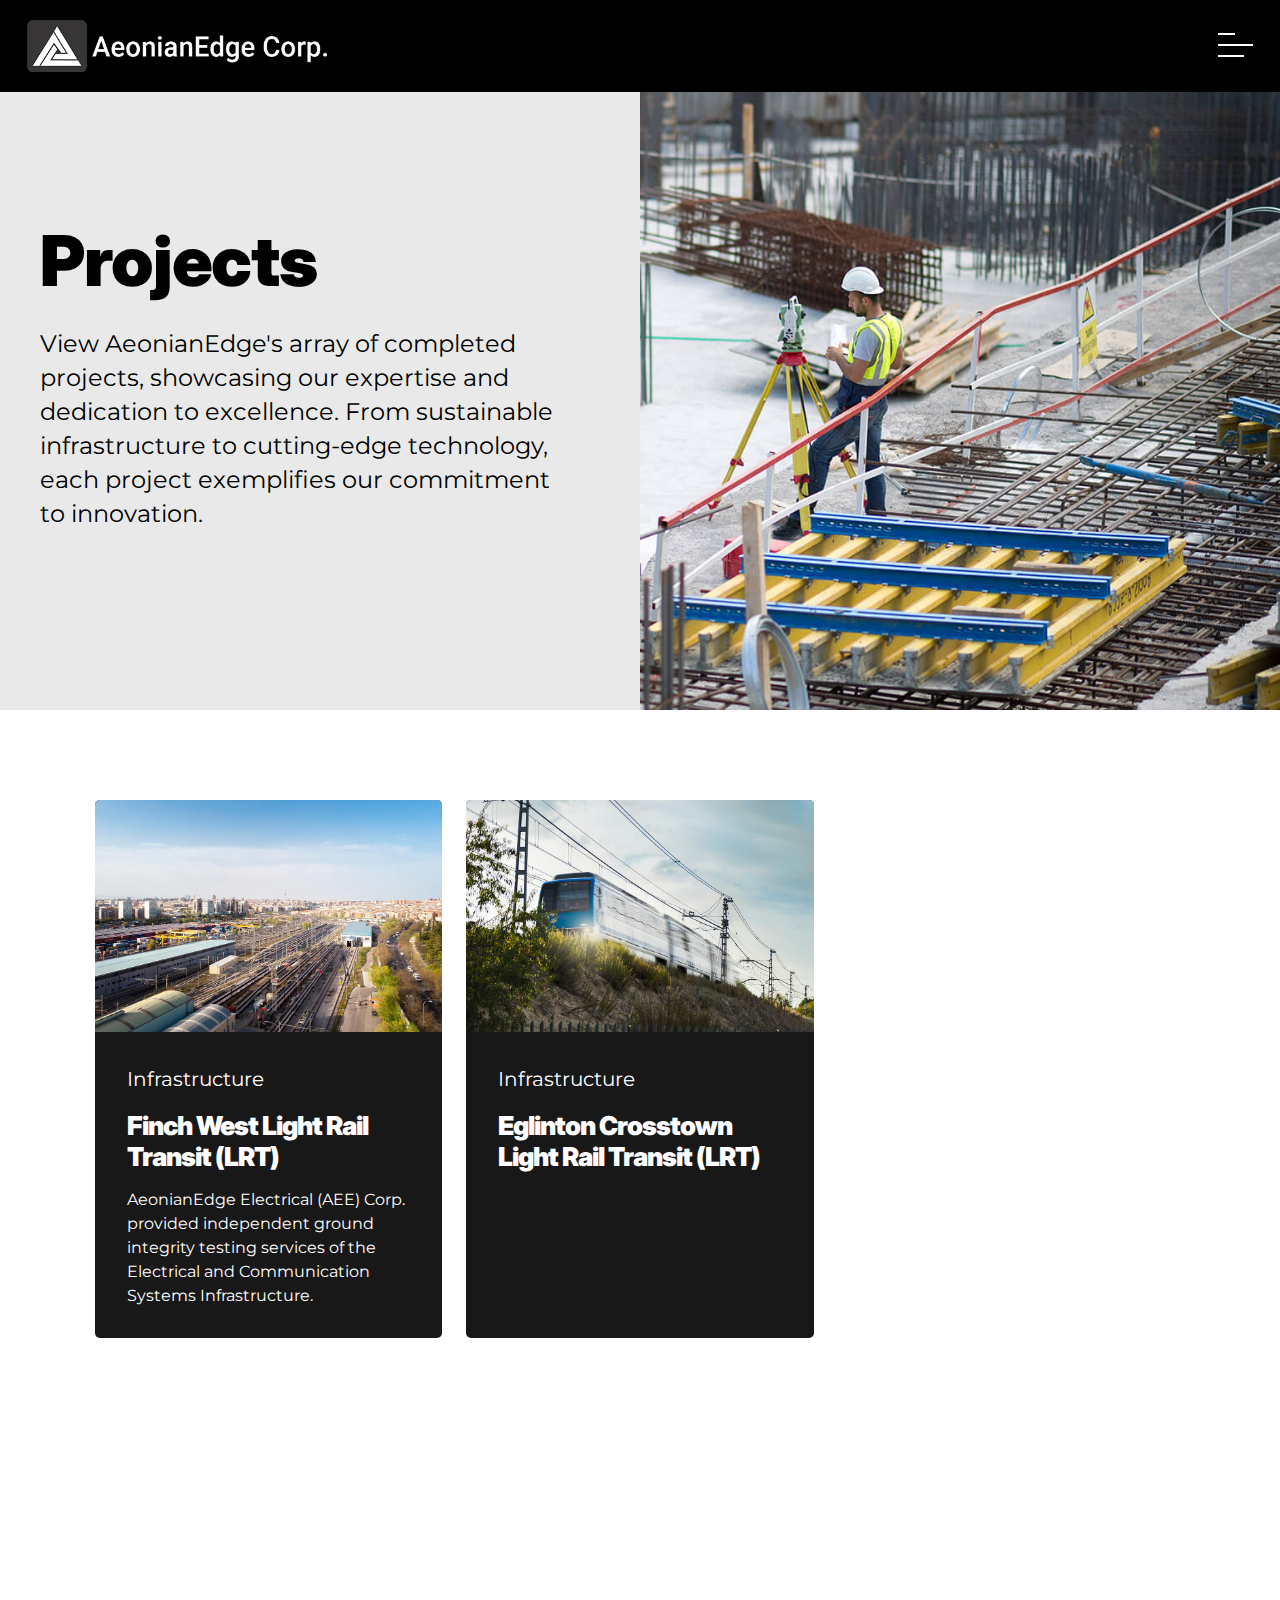
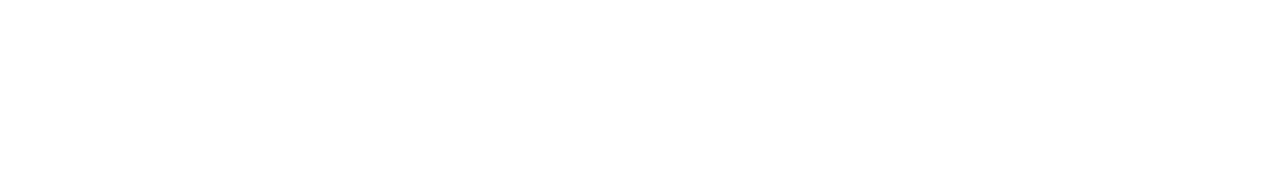
<file: infrastructure.html>
<!DOCTYPE html>
<html lang="en">
<head>
    <title>Aeonianedge</title>
    <meta charset="UTF-8">
    <meta name="description" content="Aeonianedge">
    <meta name="keywords" content="HTML,CSS,XML,JavaScript">
    <meta name="viewport" content="width=device-width, initial-scale=1">
    <link rel="shortcut icon" href="assets/img/favicon.png" type="image/x-icon">


    <!-- Bootstrap Css -->
    <link href="assets/css/bootstrap.min.css" rel="stylesheet">

    <!-- Gallery Css -->
    <link href="assets/css/baguetteBox.min.css" rel="stylesheet">

    <!-- Fontawesome Css -->
    <link href="assets/css/fontawesome.css" rel="stylesheet">

    <!-- Owl Carousel -->
    <link rel="stylesheet" href="assets/css/owl.theme.default.min.css">
    <link rel="stylesheet" href="assets/css/owl.carousel.min.css">


    <!--Animation Css-->
    <link href="assets/css/animate.min.css" rel="stylesheet" type="text/css">

    <!--Custom Css-->
    <link href="assets/css/style.css" rel="stylesheet" type="text/css">

</head>
<body>

<!-- Header start -->
<header class="main-header">

    <div class="header-top">
        <div class="container-fluid">
        <div class="row align-items-center">
            <div class="col-8">
                <div class="header-logo">
                    <a href="index.html">
                        <img src="assets/img/logo.png" alt="logo" class="img-fluid" width="300">
                    </a>
                </div>
            </div>
            <div class="col-4">
                <div class="header-menu-btn">
                    <div class="button_container" id="toggle">
                        <span class="top"></span><span class="middle"></span><span class="bottom"></span>
                    </div>
                </div>
            </div>
        </div>
    </div>
    </div>

    <div class="overlay" id="overlay">
        <nav class="overlay-menu">
            <ul class="menu-ul">
                <li><a href="index.html"><i class="fas fa-home"></i> Home</a></li>
                <li><a href="aboutus.html"><i class="fas fa-user"></i> About us</a></li>
                <li><a class="active" href="projects.html">Projects</a></li>


                <li class="dropdown">
                    <a class="dropdown-toggle" type="button" id="dropdownMenuButton1" data-bs-toggle="dropdown" aria-expanded="false">
                        Sectors
                    </a>
                    <ul class="dropdown-menu" aria-labelledby="dropdownMenuButton1">
                        <li><a class="dropdown-item" href="projects.html">All</a></li>
                        <li><a class="dropdown-item" href="infrastructure.html">Infrastructure</a></li>
                        <li><a class="dropdown-item" href="project-management.html">Project Management</a></li>
                    </ul>
                </li>

                <li><a href="careers.html">Careers</a></li>
                <li><a href="contact.html">Contact Us</a></li>
            </ul>
        </nav>
    </div>
</header>
<!-- Header end -->

<!-- About Banner Section Start -->
<section class="banner-section page-banner-section">
    <div class="carousel-div wow fadeIn" style="background-image: url('assets/img/gproject.jpg')">
        <div class="carousel-content">
            <h1 class="text-white wow fadeInLeft">
                Projects
            </h1>
            <p class="text-white wow fadeInLeft">View AeonianEdge's array of completed projects, showcasing our expertise and dedication to excellence. From sustainable infrastructure to cutting-edge technology, each project exemplifies our commitment to innovation.</p>
        </div>
    </div>
</section>
<!-- Banner Section End -->

<!-- Filter Section Start -->
<!-- <section class="filter-section wow fadeInUp">
    <div class="container">
        <div class="row">
            <div class="col-md-12">
                <div class="filter-box">
                    <div class="flt-title-div">
                        <p class="filter-title">
                            Filter by sector:
                        </p>
                    </div>
                    <div class="flt-ul-div">
                        <ul class="filter-link-ul">
                            <li><a href="projects.html">All</a></li>

                            <li><a class="active" href="infrastructure.html">Infrastructure</a></li>
                            <li><a href="project-management.html">Project Management</a></li>

                        </ul>
                    </div>
                </div>
            </div>

        </div>
    </div>
</section> -->
<!-- Filter Section End -->

<!-- Project List Section Start -->
<section class="project-list-section py-70">
    <div class="container">

        <div class="row">
            <div class="col-md-4">
                <div class="project-card project-list-card wow fadeInLeft">
                    <div class="project-img">
                        <img src="assets/img/project2.jpg" class="img-fluid">
                    </div>
                    <div class="project-text">
                        <div class="inner">
                            <span class="project-category">Infrastructure</span>
                            <h2 class="text-white">Finch West Light Rail Transit (LRT)</h2>
                            <p class="text-white">
                                AeonianEdge Electrical (AEE) Corp. provided independent ground integrity
                                testing services of the Electrical and Communication Systems Infrastructure.
                            </p>
                            <!--<span class="view-project-btn">View Project</span>-->
                        </div>
                    </div>
                </div>
            </div>
            <div class="col-md-4">
                <div class="project-card project-list-card wow fadeInUp">
                    <div class="project-img">
                        <img src="assets/img/project4.jpg" class="img-fluid">
                    </div>
                    <div class="project-text">
                        <div class="inner">
                            <span class="project-category">Infrastructure</span>
                            <h2 class="text-white">Eglinton Crosstown Light Rail Transit (LRT)</h2>
                            <!--<span class="view-project-btn">View Project</span>-->
                        </div>
                    </div>
                </div>
            </div>

        </div>

        <!-- Old Project Start -->
        <!--<div class="row">
            <div class="col-md-4 mb-4">
                <div class="project-card project-list-card wow zoomIn">
                    <a href="projects-detail.html">
                        <div class="project-img">
                            <img src="assets/img/project9.jpg" class="img-fluid">
                        </div>
                        <div class="project-text">
                            <div class="inner">
                                <span class="project-category">Public Realm</span>
                                <h2 class="text-white">Market Gate Pedestrian Bridge</h2>
                                <span class="view-project-btn">View Project</span>
                            </div>
                        </div>
                    </a>
                </div>
            </div>
            <div class="col-md-4 mb-4">
                <div class="project-card project-list-card wow zoomIn">
                    <a href="projects-detail.html">
                        <div class="project-img">
                            <img src="assets/img/project11.jpg" class="img-fluid">
                        </div>
                        <div class="project-text">
                            <div class="inner">
                                <span class="project-category">Building</span>
                                <h2 class="text-white">76 – 78 Upper Ground</h2>
                                <span class="view-project-btn">View Project</span>
                            </div>
                        </div>
                    </a>
                </div>
            </div>
            <div class="col-md-4 mb-4">
                <div class="project-card project-list-card wow zoomIn">
                    <a href="projects-detail.html">
                        <div class="project-img">
                            <img src="assets/img/project12.jpg" class="img-fluid">
                        </div>
                        <div class="project-text">
                            <div class="inner">
                                <span class="project-category">Government Infrastructure</span>
                                <h2 class="text-white">Silvertown Tunnel</h2>
                                <span class="view-project-btn">View Project</span>
                            </div>
                        </div>
                    </a>
                </div>
            </div>
            <div class="col-md-4 mb-4">
                <div class="project-card project-list-card wow zoomIn">
                    <a href="projects-detail.html">
                        <div class="project-img">
                            <img src="assets/img/project1.jpg" class="img-fluid">
                        </div>
                        <div class="project-text">
                            <div class="inner">
                                <span class="project-category">Energy</span>
                                <h2 class="text-white">AC Route – 132kv Refurbishment</h2>
                                <span class="view-project-btn">View Project</span>
                            </div>
                        </div>
                    </a>
                </div>
            </div>
            <div class="col-md-4 mb-4">
                <div class="project-card project-list-card wow zoomIn">
                    <a href="projects-detail.html">
                        <div class="project-img">
                            <img src="assets/img/project.jpg" class="img-fluid">
                        </div>
                        <div class="project-text">
                            <div class="inner">
                                <span class="project-category">Rail</span>
                                <h2 class="text-white">Norwich Victoria Sidings</h2>
                                <span class="view-project-btn">View Project</span>
                            </div>
                        </div>
                    </a>
                </div>
            </div>
        </div>-->
        <!-- Old Project End -->
    </div>
</section>
<!-- Project List Section End -->



<!-- Footer Section Start -->
<footer class="main-footer wow fadeInUp">
    <div class="container">
        <div class="top-footer">
            <div class="row">
                <div class="col-md-6">
                    <div class="footer-logo">
                        <a href="index.html">
                            <img src="assets/img/logo.png" width="300" class="img-fluid">
                        </a>
                    </div>
                </div>
                <div class="col-md-6">
                    <div class="footer-social">
                        <div class="footer-social-div d-flex gap-3 justify-content-end">
                            <a target="_blank" href="https://www.linkedin.com/company/aeonianedge"><i class="fab fa-linkedin"></i></a>
                        </div>
                    </div>
                </div>
            </div>
        </div>
        <div class="bottom-footer">
            <div class="footer-link">
                <div class="row">
                    <div class="col-md-4">
                        <ul class="footer-link-ul">
                            <li><a href="careers.html">Careers</a></li>
                            <li><a href="contact.html">Contact Us</a></li>
                        </ul>
                    </div>
                    <div class="col-md-8">
                        <p class="text-white address-tag text-center text-md-end mt-2 mt-md-0">
                            <i class="fas fa-map-marker-alt me-2"></i> 74 Hepscott Terrace, Toronto, Ontario, M1W 1E1
                        </p>
                    </div>
                </div>
            </div>
            <div class="bottom-term-div">
                <div class="row">
                    <div class="col-md-12">
                        <ul class="footer-link-ul">
                            <li>© aeonianedge 2024</li>

                        </ul>
                    </div>

                </div>
            </div>
        </div>
    </div>
</footer>
<!-- Footer Section End -->

</body>

<script src="assets/js/jquery-3.6.0.js"></script>
<script src="assets/js/baguetteBox.min.js"></script>
<script src="assets/js/bootstrap.bundle.min.js"></script>
<script src="assets/js/owl.carousel.min.js"></script>
<script src="assets/js/wow.min.js"></script>
<script src="assets/js/custom.js"></script>


</html>
</file>
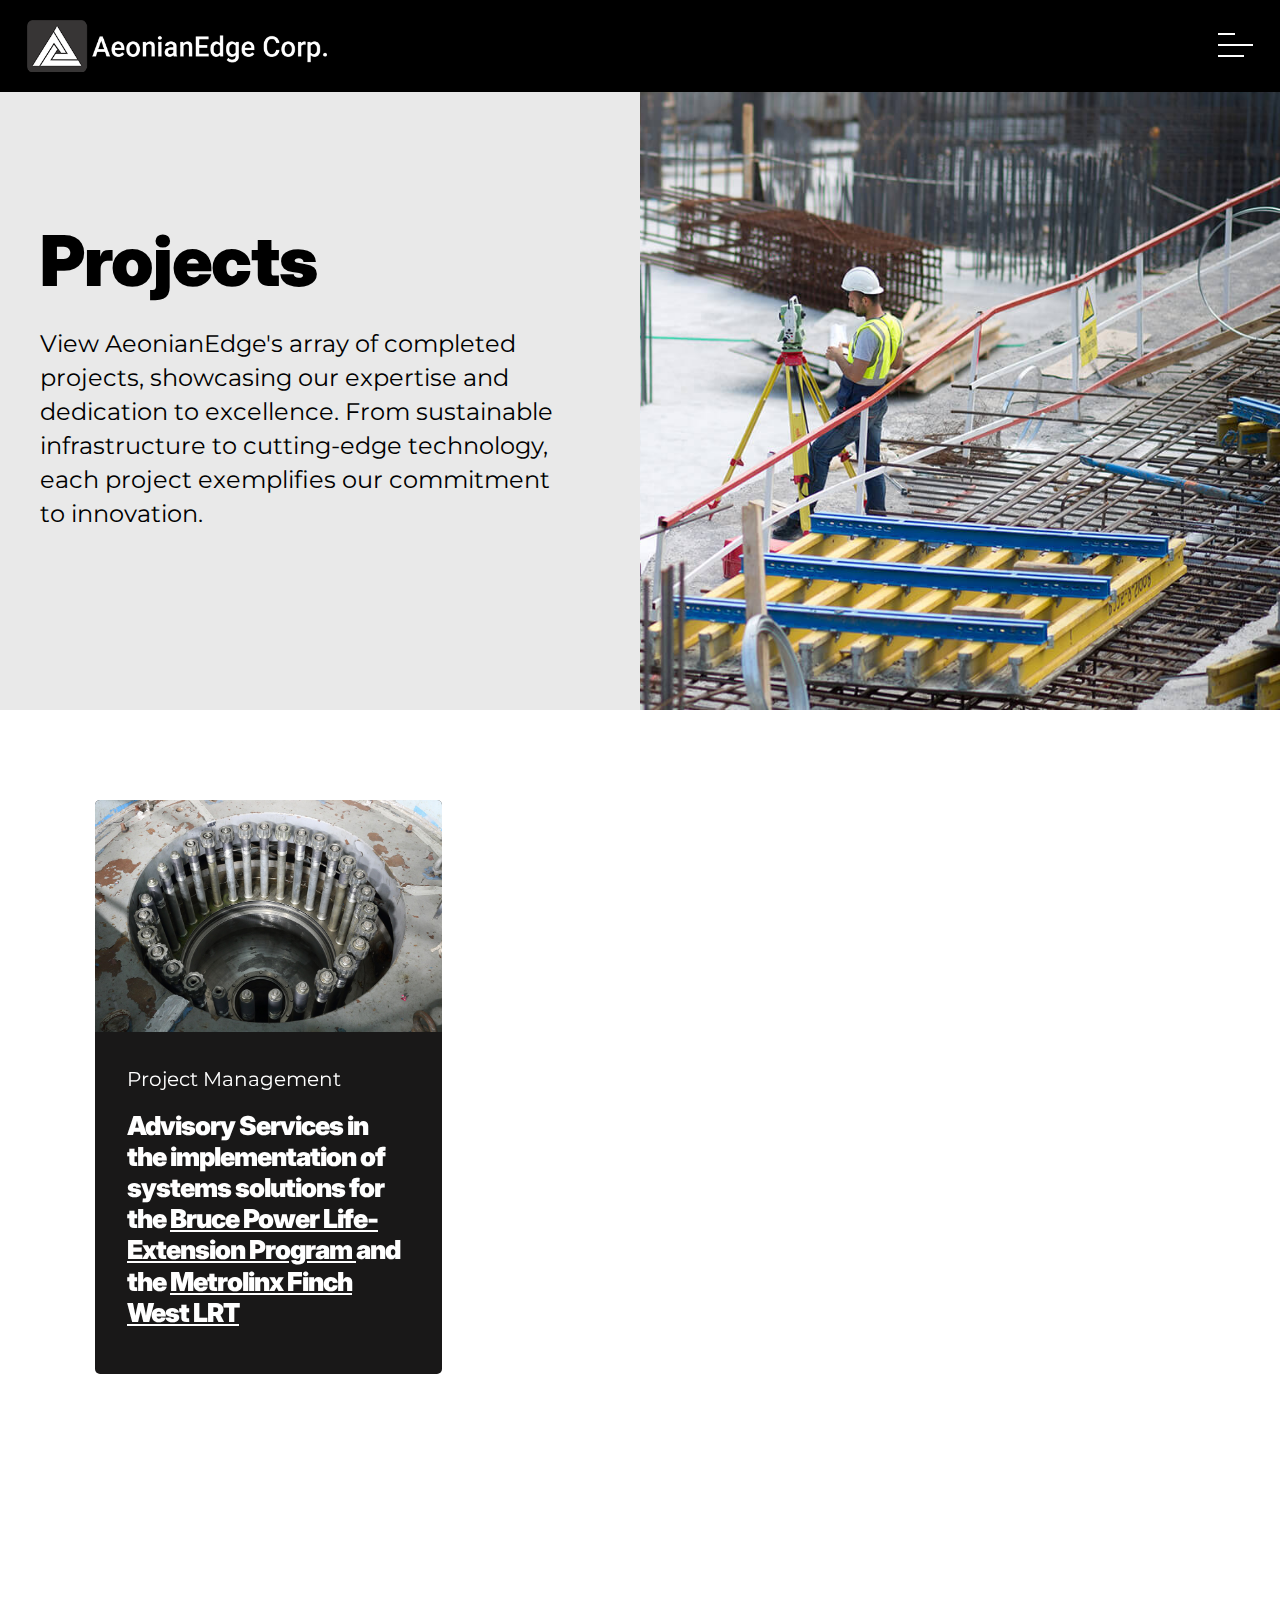
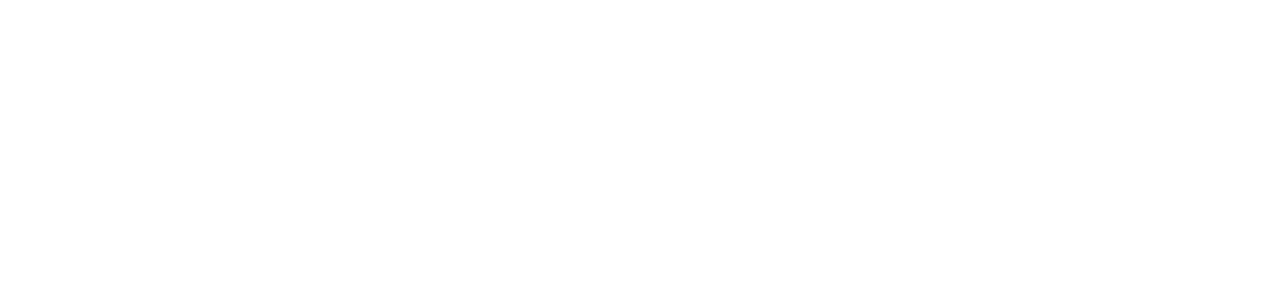
<file: project-management.html>
<!DOCTYPE html>
<html lang="en">
<head>
    <title>Aeonianedge</title>
    <meta charset="UTF-8">
    <meta name="description" content="Aeonianedge">
    <meta name="keywords" content="HTML,CSS,XML,JavaScript">
    <meta name="viewport" content="width=device-width, initial-scale=1">
    <link rel="shortcut icon" href="assets/img/favicon.png" type="image/x-icon">


    <!-- Bootstrap Css -->
    <link href="assets/css/bootstrap.min.css" rel="stylesheet">

    <!-- Gallery Css -->
    <link href="assets/css/baguetteBox.min.css" rel="stylesheet">

    <!-- Fontawesome Css -->
    <link href="assets/css/fontawesome.css" rel="stylesheet">

    <!-- Owl Carousel -->
    <link rel="stylesheet" href="assets/css/owl.theme.default.min.css">
    <link rel="stylesheet" href="assets/css/owl.carousel.min.css">


    <!--Animation Css-->
    <link href="assets/css/animate.min.css" rel="stylesheet" type="text/css">

    <!--Custom Css-->
    <link href="assets/css/style.css" rel="stylesheet" type="text/css">

</head>
<body>

<!-- Header start -->
<header class="main-header">

    <div class="header-top">
        <div class="container-fluid">
        <div class="row align-items-center">
            <div class="col-8">
                <div class="header-logo">
                    <a href="index.html">
                        <img src="assets/img/logo.png" alt="logo" class="img-fluid" width="300">
                    </a>
                </div>
            </div>
            <div class="col-4">
                <div class="header-menu-btn">
                    <div class="button_container" id="toggle">
                        <span class="top"></span><span class="middle"></span><span class="bottom"></span>
                    </div>
                </div>
            </div>
        </div>
    </div>
    </div>

    <div class="overlay" id="overlay">
        <nav class="overlay-menu">
            <ul class="menu-ul">
                <li><a href="aboutus.html"><i class="fas fa-user"></i> About us</a></li>
                <li><a class="active" href="projects.html">Projects</a></li>


                <li class="dropdown">
                    <a class="dropdown-toggle" type="button" id="dropdownMenuButton1" data-bs-toggle="dropdown" aria-expanded="false">
                        Sectors
                    </a>
                    <ul class="dropdown-menu" aria-labelledby="dropdownMenuButton1">
                        <li><a class="dropdown-item" href="projects.html">All</a></li>
                        <li><a class="dropdown-item" href="infrastructure.html">Infrastructure</a></li>
                        <li><a class="dropdown-item" href="project-management.html">Project Management</a></li>
                    </ul>
                </li>

                <li><a href="careers.html">Careers</a></li>
                <li><a href="contact.html">Contact Us</a></li>
            </ul>
        </nav>
    </div>
</header>
<!-- Header end -->

<!-- About Banner Section Start -->
<section class="banner-section page-banner-section">
    <div class="carousel-div wow fadeIn" style="background-image: url('assets/img/gproject.jpg')">
        <div class="carousel-content">
            <h1 class="text-white wow fadeInLeft">
                Projects
            </h1>
            <p class="text-white wow fadeInLeft">View AeonianEdge's array of completed projects, showcasing our expertise and dedication to excellence. From sustainable infrastructure to cutting-edge technology, each project exemplifies our commitment to innovation.</p>
        </div>
    </div>
</section>
<!-- Banner Section End -->

<!-- Filter Section Start -->
<!-- <section class="filter-section wow fadeInUp">
    <div class="container">
        <div class="row">
            <div class="col-md-12">
                <div class="filter-box">
                    <div class="flt-title-div">
                        <p class="filter-title">
                            Filter by sector:
                        </p>
                    </div>
                    <div class="flt-ul-div">
                        <ul class="filter-link-ul">
                            <li><a href="projects.html">All</a></li>
                            <li><a href="infrastructure.html">Infrastructure</a></li>
                            <li><a class="active" href="project-management.html">Project Management</a></li>

                        </ul>
                    </div>
                </div>
            </div>

        </div>
    </div>
</section> -->
<!-- Filter Section End -->

<!-- Project List Section Start -->
<section class="project-list-section py-70">
    <div class="container">

        <div class="row">

            <div class="col-md-4">
                <div class="project-card project-list-card wow fadeInRight">
                    <div class="project-img">
                        <img src="assets/img/project1.jpg" class="img-fluid">
                    </div>
                    <div class="project-text">
                        <div class="inner">
                            <span class="project-category">Project Management</span>
                            <h2 class="text-white">
                                Advisory Services in the implementation of systems solutions for the
                                <a class="text-white text-decoration-underline" href="https://www.brucepower.com/life-extension-program-mcr-project/" target="_blank">
                                    Bruce Power Life-Extension Program
                                </a>
                                and the
                                <a class="text-white text-decoration-underline" href="https://www.metrolinx.com/en/projects-and-programs/finch-west-lrt" target="_blank">Metrolinx Finch West LRT</a>
                            </h2>
                            <!--<span class="view-project-btn">View Project</span>-->
                        </div>
                    </div>
                </div>
            </div>
        </div>

        <!-- Old Project Start -->
        <!--<div class="row">
            <div class="col-md-4 mb-4">
                <div class="project-card project-list-card wow zoomIn">
                    <a href="projects-detail.html">
                        <div class="project-img">
                            <img src="assets/img/project9.jpg" class="img-fluid">
                        </div>
                        <div class="project-text">
                            <div class="inner">
                                <span class="project-category">Public Realm</span>
                                <h2 class="text-white">Market Gate Pedestrian Bridge</h2>
                                <span class="view-project-btn">View Project</span>
                            </div>
                        </div>
                    </a>
                </div>
            </div>
            <div class="col-md-4 mb-4">
                <div class="project-card project-list-card wow zoomIn">
                    <a href="projects-detail.html">
                        <div class="project-img">
                            <img src="assets/img/project11.jpg" class="img-fluid">
                        </div>
                        <div class="project-text">
                            <div class="inner">
                                <span class="project-category">Building</span>
                                <h2 class="text-white">76 – 78 Upper Ground</h2>
                                <span class="view-project-btn">View Project</span>
                            </div>
                        </div>
                    </a>
                </div>
            </div>
            <div class="col-md-4 mb-4">
                <div class="project-card project-list-card wow zoomIn">
                    <a href="projects-detail.html">
                        <div class="project-img">
                            <img src="assets/img/project12.jpg" class="img-fluid">
                        </div>
                        <div class="project-text">
                            <div class="inner">
                                <span class="project-category">Government Infrastructure</span>
                                <h2 class="text-white">Silvertown Tunnel</h2>
                                <span class="view-project-btn">View Project</span>
                            </div>
                        </div>
                    </a>
                </div>
            </div>
            <div class="col-md-4 mb-4">
                <div class="project-card project-list-card wow zoomIn">
                    <a href="projects-detail.html">
                        <div class="project-img">
                            <img src="assets/img/project1.jpg" class="img-fluid">
                        </div>
                        <div class="project-text">
                            <div class="inner">
                                <span class="project-category">Energy</span>
                                <h2 class="text-white">AC Route – 132kv Refurbishment</h2>
                                <span class="view-project-btn">View Project</span>
                            </div>
                        </div>
                    </a>
                </div>
            </div>
            <div class="col-md-4 mb-4">
                <div class="project-card project-list-card wow zoomIn">
                    <a href="projects-detail.html">
                        <div class="project-img">
                            <img src="assets/img/project.jpg" class="img-fluid">
                        </div>
                        <div class="project-text">
                            <div class="inner">
                                <span class="project-category">Rail</span>
                                <h2 class="text-white">Norwich Victoria Sidings</h2>
                                <span class="view-project-btn">View Project</span>
                            </div>
                        </div>
                    </a>
                </div>
            </div>
        </div>-->
        <!-- Old Project End -->
    </div>
</section>
<!-- Project List Section End -->



<!-- Footer Section Start -->
<footer class="main-footer wow fadeInUp">
    <div class="container-fluid">
        <div class="top-footer ">
            <div class="d-flex justify-content-center">
                <div class="">
                    <div class="footer-logo">
                        <a href="index.html">
                            <img src="assets/img/logo.png" width="300" class="img-fluid">
                        </a>
                    </div>
                </div>
                <!-- <div class="col-md-6">
                    <div class="footer-social">
                        <div class="footer-social-div d-flex gap-3 justify-content-end">
                            <a href="https://www.linkedin.com/company/aeonianedge/"><i
                                    class="fab fa-linkedin"></i></a>
                        </div>
                    </div>
                </div> -->
            </div>
        </div>
        <div class="bottom-footer">
            <div class="footer-link">
                <div class="d-flex justify-content-center m-3">
                    <div class="">
                        <ul class="footer-link-ul">
                            <li><a href="careers.html">Careers</a></li>
                            <li><a href="contact.html">Contact Us</a></li>
                        </ul>
                    </div>

                </div>
                <div class="d-flex justify-content-center pb-65">
                    <p class="text-white address-tag text-center text-md-end mt-2 mt-md-0">
                        <i class="fas fa-map-marker-alt me-2"></i> 74 Hepscott Terrace, Toronto,
                        Ontario, M1W 1E1
                    </p>
                </div>
            </div>
            <div class="bottom-term-div bottom-term-div-new">
                <div>
                    <div>
                        <ul class="footer-link-ul d-flex justify-content-between align-items-center">
                            <li>© aeonianedge 2024</li>
                            <li>
                                <div>
                                    <div class="footer-social">
                                        <div class="footer-social-div d-flex gap-3 justify-content-end">
                                            <a href="https://www.linkedin.com/company/aeonianedge/"><i
                                                    class="fab fa-linkedin"></i></a>
                                        </div>
                                    </div>
                                </div>
                            </li>
                        </ul>
                    </div>

                </div>
            </div>
        </div>
    </div>
</footer>
<!-- Footer Section End -->

</body>

<script src="assets/js/jquery-3.6.0.js"></script>
<script src="assets/js/baguetteBox.min.js"></script>
<script src="assets/js/bootstrap.bundle.min.js"></script>
<script src="assets/js/owl.carousel.min.js"></script>
<script src="assets/js/wow.min.js"></script>
<script src="assets/js/custom.js"></script>


</html>
</file>
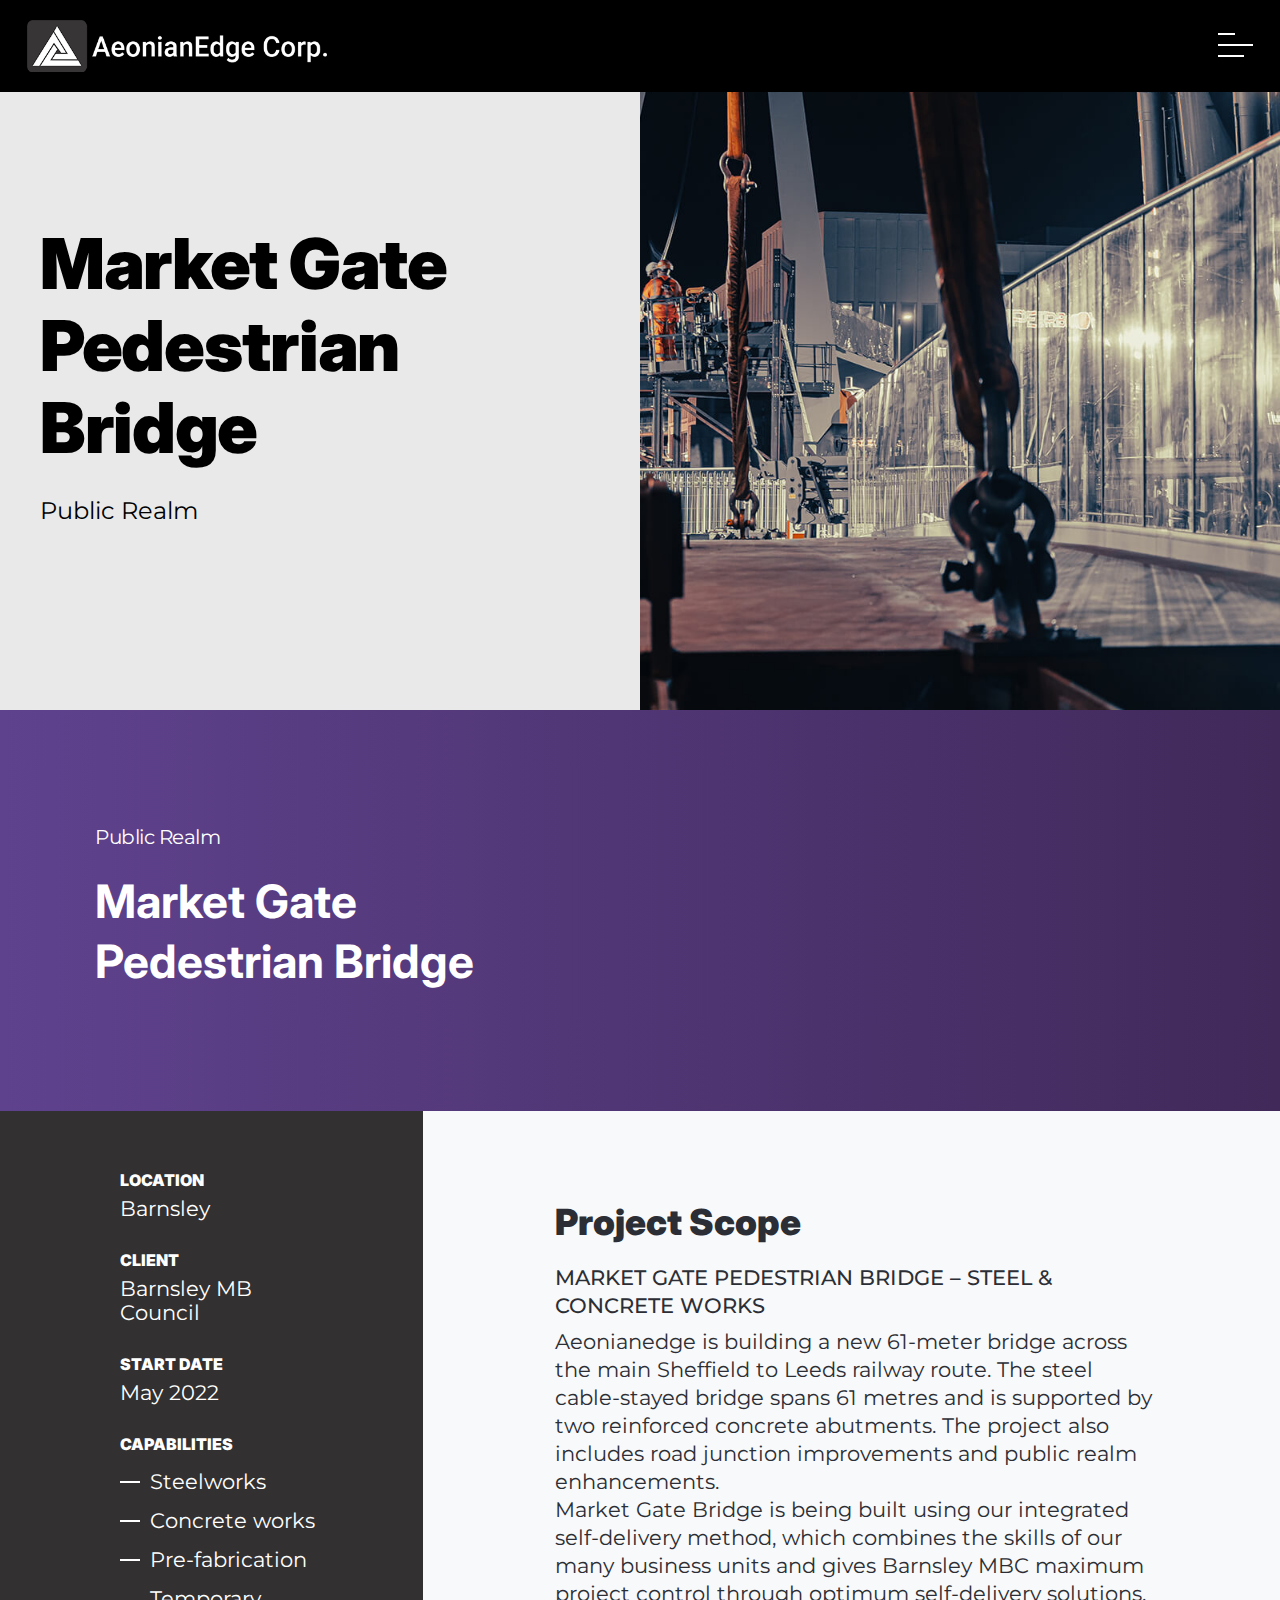
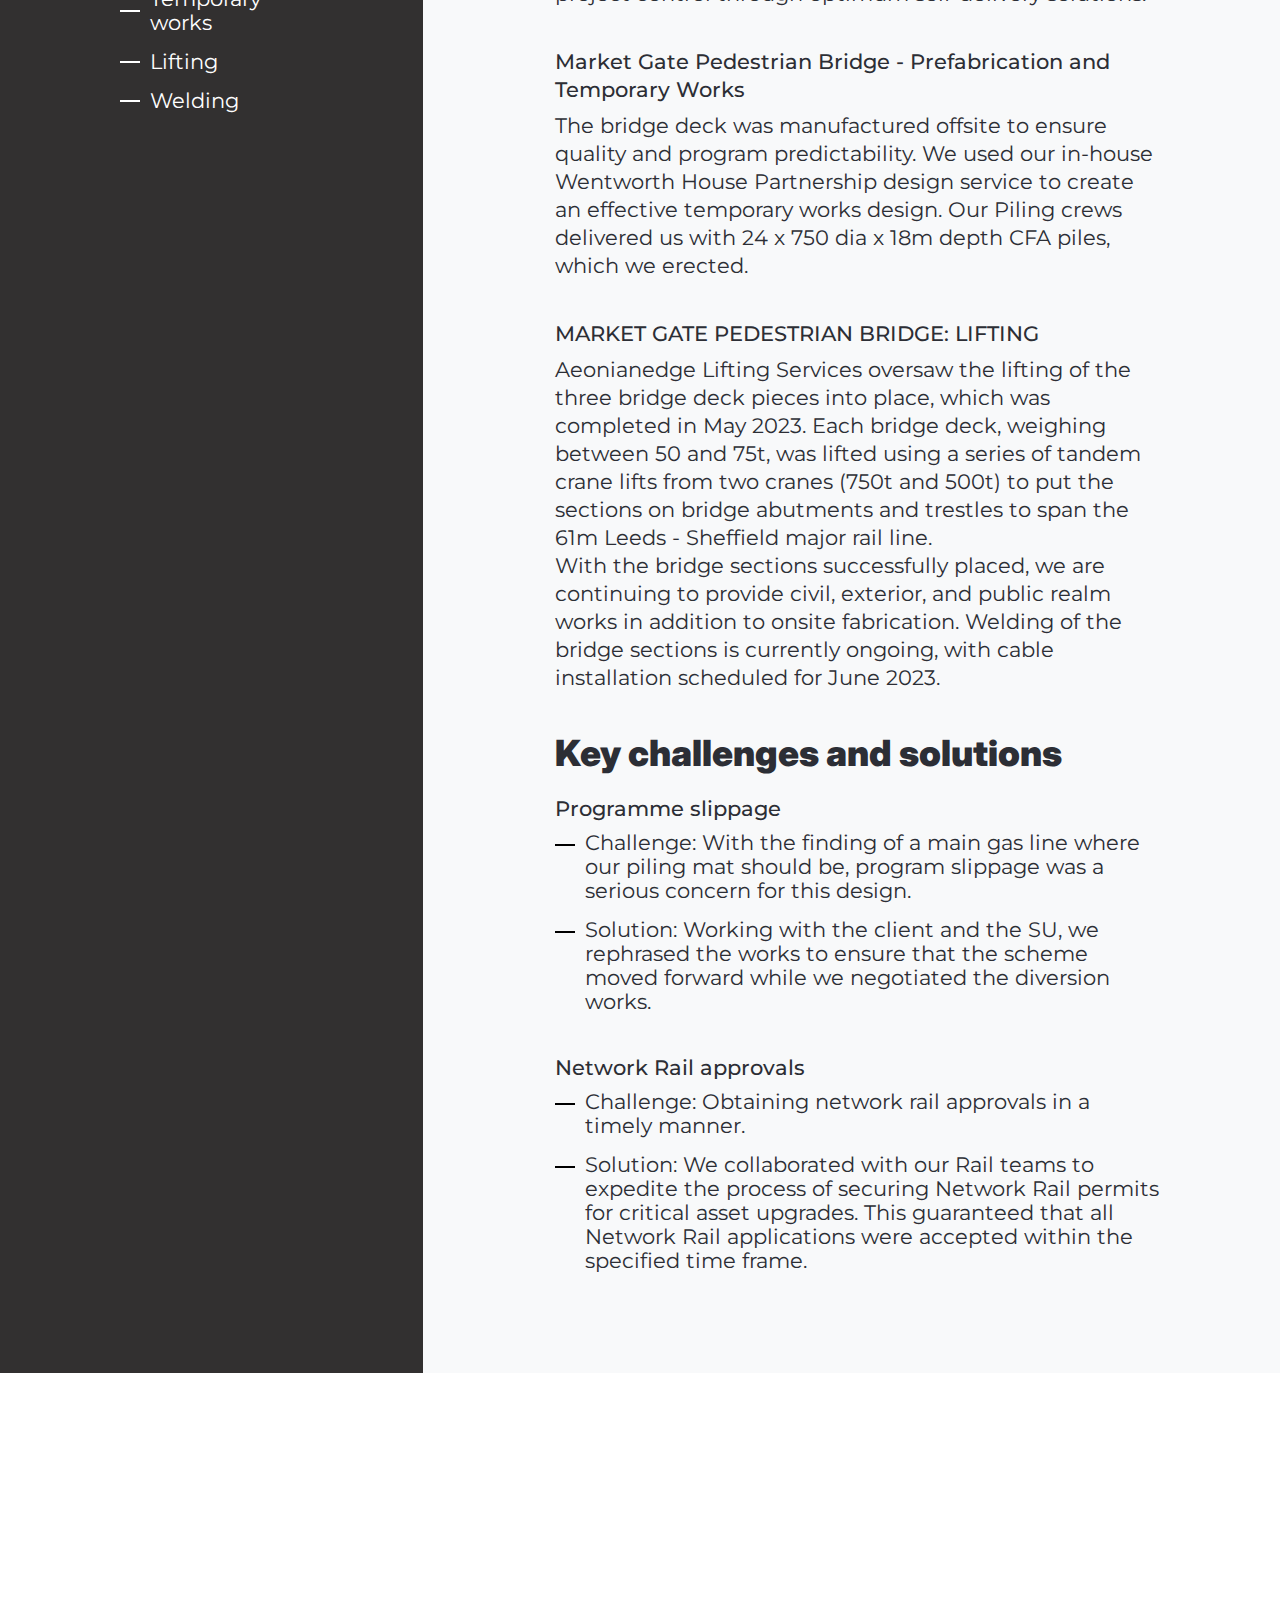
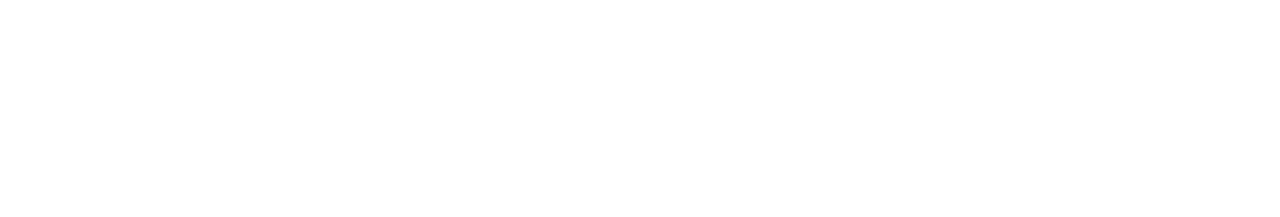
<file: projects-detail.html>
<!DOCTYPE html>
<html lang="en">
<head>
    <title>Aeonianedge</title>
    <meta charset="UTF-8">
    <meta name="description" content="Aeonianedge">
    <meta name="keywords" content="HTML,CSS,XML,JavaScript">
    <meta name="viewport" content="width=device-width, initial-scale=1">
    <link rel="shortcut icon" href="assets/img/favicon.png" type="image/x-icon">


    <!-- Bootstrap Css -->
    <link href="assets/css/bootstrap.min.css" rel="stylesheet">

    <!-- Gallery Css -->
    <link href="assets/css/baguetteBox.min.css" rel="stylesheet">

    <!-- Fontawesome Css -->
    <link href="assets/css/fontawesome.css" rel="stylesheet">

    <!-- Owl Carousel -->
    <link rel="stylesheet" href="assets/css/owl.theme.default.min.css">
    <link rel="stylesheet" href="assets/css/owl.carousel.min.css">


    <!--Animation Css-->
    <link href="assets/css/animate.min.css" rel="stylesheet" type="text/css">

    <!--Custom Css-->
    <link href="assets/css/style.css" rel="stylesheet" type="text/css">

</head>
<body>

<!-- Header start -->
<header class="main-header">

    <div class="header-top">
        <div class="container-fluid">
        <div class="row align-items-center">
            <div class="col-8">
                <div class="header-logo">
                    <a href="index.html">
                        <img src="assets/img/logo.png" alt="logo" class="img-fluid" width="300">
                    </a>
                </div>
            </div>
            <div class="col-4">
                <div class="header-menu-btn">
                    <div class="button_container" id="toggle">
                        <span class="top"></span><span class="middle"></span><span class="bottom"></span>
                    </div>
                </div>
            </div>
        </div>
    </div>
    </div>

    <div class="overlay" id="overlay">
        <nav class="overlay-menu">
            <ul class="menu-ul">
                <li><a href="aboutus.html"><i class="fas fa-user"></i> About us</a></li>
                <li><a class="active" href="projects.html">Projects</a></li>


                <li class="dropdown">
                    <a class="dropdown-toggle" type="button" id="dropdownMenuButton1" data-bs-toggle="dropdown" aria-expanded="false">
                        Sectors
                    </a>
                    <ul class="dropdown-menu" aria-labelledby="dropdownMenuButton1">
                        <li><a class="dropdown-item" href="projects.html">All</a></li>
                        <li><a class="dropdown-item" href="infrastructure.html">Infrastructure</a></li>
                        <li><a class="dropdown-item" href="project-management.html">Project Management</a></li>
                    </ul>
                </li>

                <li><a href="careers.html">Careers</a></li>
                <li><a href="contact.html">Contact Us</a></li>
            </ul>
        </nav>
    </div>
</header>
<!-- Header end -->

<!-- About Banner Section Start -->
<section class="banner-section page-banner-section">
     <div class="carousel-div wow fadeIn" style="background-image: url('assets/img/project6.jpg')">
        <div class="carousel-content">
            <h1 class="text-white">
                Market Gate Pedestrian Bridge
            </h1>
            <p class="text-white">Public Realm</p>
        </div>
    </div>
</section>
<!-- Banner Section End -->

<!-- Our purpose Section -->
<section class="our-purpose-section py-70 primary-gradient">
    <div class="container">
        <div class="row">
            <div class="col-md-12">
                <div class="ops-content">
                    <p class="text-white sub-title">Public Realm</p>
                    <h2 class="text-white">
                        Market Gate<br>
                        Pedestrian Bridge
                    </h2>
                </div>
            </div>
        </div>
    </div>
</section>
<!-- Our purpose Start -->

<!-- Project Details Section Start -->
<section class="project-detail-section overflow-hidden">
    <div class="row">
        <div class="col-md-4 project-left-div">
            <div class="project-left-content">
                <div class="pd-box">
                    <h6>LOCATION</h6>
                    <p>Barnsley</p>
                </div>
                <div class="pd-box">
                    <h6>CLIENT</h6>
                    <p>Barnsley MB Council</p>
                </div>
                <div class="pd-box">
                    <h6>START DATE</h6>
                    <p>May 2022</p>
                </div>
                <div class="pd-box">
                    <h6>CAPABILITIES</h6>
                    <ul class="capabilities-ul">
                        <li>Steelworks</li>
                        <li>Concrete works</li>
                        <li>Pre-fabrication</li>
                        <li>Temporary works</li>
                        <li>Lifting</li>
                        <li>Welding</li>
                    </ul>
                </div>
            </div>

        </div>
        <div class="col-md-8 project-right-div bg-light">
            <div class="project-detail-content">
                <h3>Project Scope</h3>
                <div class="pd-content-box">
                    <p class="h3">
                        MARKET GATE PEDESTRIAN BRIDGE – STEEL & CONCRETE WORKS
                    </p>
                    <p>
                        Aeonianedge is building a new 61-meter bridge across the main Sheffield to Leeds railway route. The steel cable-stayed bridge spans 61 metres and is supported by two reinforced concrete abutments. The project also includes road junction improvements and public realm enhancements.
                    </p>
                    <p>
                        Market Gate Bridge is being built using our integrated self-delivery method, which combines the skills of our many business units and gives Barnsley MBC maximum project control through optimum self-delivery solutions.
                    </p>
                </div>

                <div class="pd-content-box">
                    <p class="h3">
                        Market Gate Pedestrian Bridge - Prefabrication and Temporary Works
                    </p>
                    <p>
                        The bridge deck was manufactured offsite to ensure quality and program predictability. We used our in-house Wentworth House Partnership design service to create an effective temporary works design. Our Piling crews delivered us with 24 x 750 dia x 18m depth CFA piles, which we erected.
                    </p>
                </div>
                <div class="pd-content-box">
                    <p class="h3">
                        MARKET GATE PEDESTRIAN BRIDGE: LIFTING
                    </p>
                    <p>
                        Aeonianedge Lifting Services oversaw the lifting of the three bridge deck pieces into place, which was completed in May 2023. Each bridge deck, weighing between 50 and 75t, was lifted using a series of tandem crane lifts from two cranes (750t and 500t) to put the sections on bridge abutments and trestles to span the 61m Leeds - Sheffield major rail line.
                    </p>
                    <p>
                        With the bridge sections successfully placed, we are continuing to provide civil, exterior, and public realm works in addition to onsite fabrication. Welding of the bridge sections is currently ongoing, with cable installation scheduled for June 2023.
                    </p>
                </div>
                <h3>Key challenges and solutions</h3>
                <div class="pd-content-box">
                    <p class="h3">
                        Programme slippage
                    </p>


                    <ul class="pd-conent-ul">
                        <li>
                            Challenge: With the finding of a main gas line where our piling mat should be, program slippage was a serious concern for this design.
                        </li>
                        <li>
                            Solution: Working with the client and the SU, we rephrased the works to ensure that the scheme moved forward while we negotiated the diversion works.
                        </li>
                    </ul>
                </div>
                <div class="pd-content-box">
                    <p class="h3">
                        Network Rail approvals
                    </p>
                    <ul class="pd-conent-ul">
                        <li>
                            Challenge: Obtaining network rail approvals in a timely manner.
                        </li>
                        <li>
                            Solution: We collaborated with our Rail teams to expedite the process of securing Network Rail permits for critical asset upgrades. This guaranteed that all Network Rail applications were accepted within the specified time frame.
                        </li>
                    </ul>
                </div>

            </div>
        </div>
    </div>
</section>
<!-- Project Details Section End -->


<!-- Footer Section Start -->
<footer class="main-footer wow fadeInUp">
    <div class="container-fluid">
        <div class="top-footer ">
            <div class="d-flex justify-content-center">
                <div class="">
                    <div class="footer-logo">
                        <a href="index.html">
                            <img src="assets/img/logo.png" width="300" class="img-fluid">
                        </a>
                    </div>
                </div>
                <!-- <div class="col-md-6">
                    <div class="footer-social">
                        <div class="footer-social-div d-flex gap-3 justify-content-end">
                            <a href="https://www.linkedin.com/company/aeonianedge/"><i
                                    class="fab fa-linkedin"></i></a>
                        </div>
                    </div>
                </div> -->
            </div>
        </div>
        <div class="bottom-footer">
            <div class="footer-link">
                <div class="d-flex justify-content-center m-3">
                    <div class="">
                        <ul class="footer-link-ul">
                            <li><a href="careers.html">Careers</a></li>
                            <li><a href="contact.html">Contact Us</a></li>
                        </ul>
                    </div>

                </div>
                <div class="d-flex justify-content-center pb-65">
                    <p class="text-white address-tag text-center text-md-end mt-2 mt-md-0">
                        <i class="fas fa-map-marker-alt me-2"></i> 74 Hepscott Terrace, Toronto,
                        Ontario, M1W 1E1
                    </p>
                </div>
            </div>
            <div class="bottom-term-div bottom-term-div-new">
                <div>
                    <div>
                        <ul class="footer-link-ul d-flex justify-content-between align-items-center">
                            <li>© aeonianedge 2024</li>
                            <li>
                                <div>
                                    <div class="footer-social">
                                        <div class="footer-social-div d-flex gap-3 justify-content-end">
                                            <a href="https://www.linkedin.com/company/aeonianedge/"><i
                                                    class="fab fa-linkedin"></i></a>
                                        </div>
                                    </div>
                                </div>
                            </li>
                        </ul>
                    </div>

                </div>
            </div>
        </div>
    </div>
</footer>
<!-- Footer Section End -->

</body>

<script src="assets/js/jquery-3.6.0.js"></script>
<script src="assets/js/baguetteBox.min.js"></script>
<script src="assets/js/bootstrap.bundle.min.js"></script>
<script src="assets/js/owl.carousel.min.js"></script>
<script src="assets/js/wow.min.js"></script>
<script src="assets/js/custom.js"></script>

<script>
    // Lightbox Gallery

    // query selectors
    const lightboxEnabled = document.querySelectorAll('.lightbox-enabled');
    const lightboxArray = Array.from(lightboxEnabled);
    const lastImage = lightboxArray.length-1;
    const lightboxContainer = document.querySelector('.lightbox-container');
    const lightboxImage = document.querySelector('.lightbox-image');
    const lightboxBtns = document.querySelectorAll('.lightbox-btn');
    const lightboxBtnRight = document.querySelector('#right');
    const lightboxBtnLeft = document.querySelector('#left');
    const close = document.querySelector('#close');
    let activeImage;
    // Functions
    const showLightBox = () => {lightboxContainer.classList.add('active')}

    const hideLightBox = () => {lightboxContainer.classList.remove('active')}

    const setActiveImage = (image) => {
        lightboxImage.src = image.dataset.imgsrc;
        activeImage= lightboxArray.indexOf(image);
    }

    const transitionSlidesLeft = () => {
        lightboxBtnLeft.focus();
        $('.lightbox-image').addClass('slideright');
        setTimeout(function() {
            activeImage === 0 ? setActiveImage(lightboxArray[lastImage]) : setActiveImage(lightboxArray[activeImage-1]);
        }, 250);


        setTimeout(function() {
            $('.lightbox-image').removeClass('slideright');
        }, 500);
    }

    const transitionSlidesRight = () => {
        lightboxBtnRight.focus();
        $('.lightbox-image').addClass('slideleft');
        setTimeout(function() {
            activeImage === lastImage ? setActiveImage(lightboxArray[0]) : setActiveImage(lightboxArray[activeImage+1]);
        }, 250);
        setTimeout(function() {
            $('.lightbox-image').removeClass('slideleft');
        }, 500);
    }

    const transitionSlideHandler = (moveItem) => {
        moveItem.includes('left') ? transitionSlidesLeft() : transitionSlidesRight();
    }

    // Event Listeners
    lightboxEnabled.forEach(image => {
        image.addEventListener('click', (e) => {
            showLightBox();
            setActiveImage(image);
        })
    })
    lightboxContainer.addEventListener('click', () => {hideLightBox()})
    close.addEventListener('click', () => {hideLightBox()})
    lightboxBtns.forEach(btn => {
        btn.addEventListener('click', (e) => {
            e.stopPropagation();
            transitionSlideHandler(e.currentTarget.id);
        })
    })

    lightboxImage.addEventListener('click', (e) => {
        e.stopPropagation();

    })
</script>

</html>
</file>
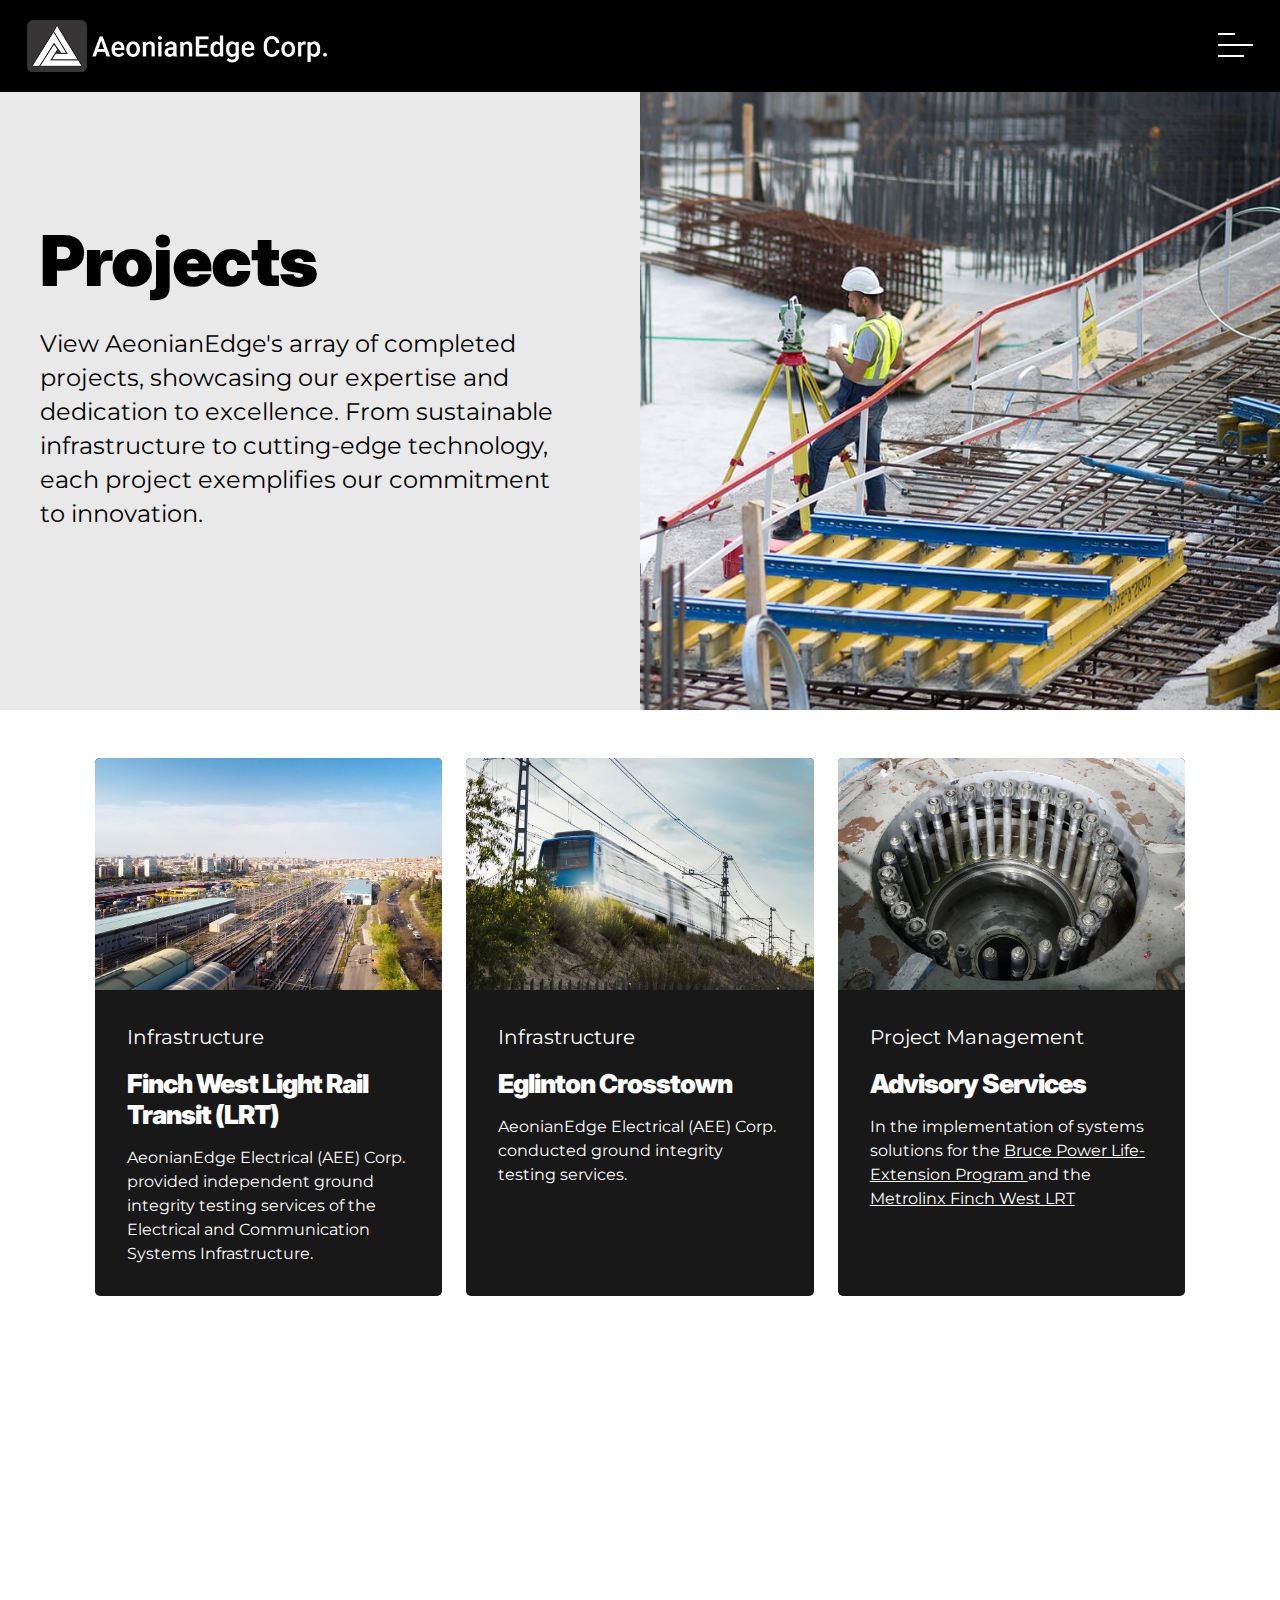
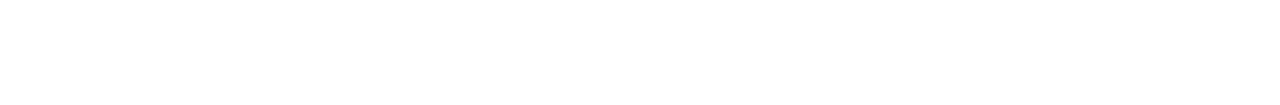
<file: projects.html>
<!DOCTYPE html>
<html lang="en">
<head>
    <title>Aeonianedge</title>
    <meta charset="UTF-8">
    <meta name="description" content="Aeonianedge">
    <meta name="keywords" content="HTML,CSS,XML,JavaScript">
    <meta name="viewport" content="width=device-width, initial-scale=1">
    <link rel="shortcut icon" href="assets/img/favicon.png" type="image/x-icon">


    <!-- Bootstrap Css -->
    <link href="assets/css/bootstrap.min.css" rel="stylesheet">

    <!-- Gallery Css -->
    <link href="assets/css/baguetteBox.min.css" rel="stylesheet">

    <!-- Fontawesome Css -->
    <link href="assets/css/fontawesome.css" rel="stylesheet">

    <!-- Owl Carousel -->
    <link rel="stylesheet" href="assets/css/owl.theme.default.min.css">
    <link rel="stylesheet" href="assets/css/owl.carousel.min.css">


    <!--Animation Css-->
    <link href="assets/css/animate.min.css" rel="stylesheet" type="text/css">

    <!--Custom Css-->
    <link href="assets/css/style.css" rel="stylesheet" type="text/css">

</head>
<body>

<!-- Header start -->
<header class="main-header">

    <div class="header-top">
        <div class="container-fluid">
        <div class="row align-items-center">
            <div class="col-8">
                <div class="header-logo">
                    <a href="index.html">
                        <img src="assets/img/logo.png" alt="logo" class="img-fluid" width="300">
                    </a>
                </div>
            </div>
            <div class="col-4">
                <div class="header-menu-btn">
                    <div class="button_container" id="toggle">
                        <span class="top"></span><span class="middle"></span><span class="bottom"></span>
                    </div>
                </div>
            </div>
        </div>
    </div>
    </div>

    <div class="overlay" id="overlay">
        <nav class="overlay-menu">
            <ul class="menu-ul">
                <li><a href="index.html"><i class="fas fa-home"></i> Home</a></li>
                <li><a href="aboutus.html"><i class="fas fa-user"></i> About us</a></li>
                <li><a class="active" href="projects.html"><i class="fas fa-tasks"></i>Projects</a></li>


                <!-- <li class="dropdown">
                    <a class="dropdown-toggle" type="button" id="dropdownMenuButton1" data-bs-toggle="dropdown" aria-expanded="false">
                        Sectors
                    </a>
                    <ul class="dropdown-menu" aria-labelledby="dropdownMenuButton1">
                        <li><a class="dropdown-item" href="projects.html">All</a></li>
                        <li><a class="dropdown-item" href="infrastructure.html">Infrastructure</a></li>
                        <li><a class="dropdown-item" href="project-management.html">Project Management</a></li>
                    </ul>
                </li> -->

                <li><a href="careers.html"><i class="fas fa-briefcase"></i>Careers</a></li>
                <li><a href="contact.html"><i class="fas fa-phone-alt"></i>Contact Us</a></li>
            </ul>
        </nav>
    </div>
</header>
<!-- Header end -->

<!-- About Banner Section Start -->
<section class="banner-section page-banner-section">
    <div class="carousel-div wow fadeIn" style="background-image: url('assets/img/gproject.jpg')">
        <div class="carousel-content">
            <h1 class="text-white wow fadeInLeft">
                Projects
            </h1>
            <p class="text-white wow fadeInLeft">View AeonianEdge's array of completed projects, showcasing our expertise and dedication to excellence. From sustainable infrastructure to cutting-edge technology, each project exemplifies our commitment to innovation.</p>
        </div>
    </div>
</section>
<!-- Banner Section End -->

<!-- Filter Section Start -->

<!-- Filter Section End -->

<!-- Project List Section Start -->
<section class="project-list-section py-5">
    <div class="container">

        <div class="row">
            <div class="col-md-4">
                <div class="project-card project-list-card wow fadeInLeft">
                    <div class="project-img">
                        <img src="assets/img/project2.jpg" class="img-fluid">
                    </div>
                    <div class="project-text">
                        <div class="inner">
                            <span class="project-category">Infrastructure</span>
                            <h2 class="text-white">Finch West Light Rail Transit (LRT)</h2>
                            <p class="text-white">
                                AeonianEdge Electrical (AEE) Corp. provided independent ground integrity
                                testing services of the Electrical and Communication Systems Infrastructure.
                            </p>
                            <!--<span class="view-project-btn">View Project</span>-->
                        </div>
                    </div>
                </div>
            </div>
            <div class="col-md-4">
                <div class="project-card project-list-card wow fadeInUp">
                    <div class="project-img">
                        <img src="assets/img/project4.jpg" class="img-fluid">
                    </div>
                    <div class="project-text">
                        <div class="inner">
                            <span class="project-category">Infrastructure</span>
                            <h2 class="text-white">Eglinton Crosstown</h2>
                            <p class="text-white">
                                AeonianEdge Electrical (AEE) Corp. conducted ground integrity testing services.
                            </p>
                        </div>
                    </div>
                </div>
            </div>
            <div class="col-md-4">
                <div class="project-card project-list-card wow fadeInRight">
                    <div class="project-img">
                        <img src="assets/img/project1.jpg" class="img-fluid">
                    </div>
                    <div class="project-text">
                        <div class="inner">
                            <span class="project-category">Project Management</span>
                            <h2 class="text-white">Advisory Services</h2>
                            <p class="text-white">
                                In the implementation of systems solutions for the
                                <a class="text-white text-decoration-underline" href="https://www.brucepower.com/life-extension-program-mcr-project/" target="_blank">
                                    Bruce Power Life-Extension Program
                                </a>
                                and the
                                <a class="text-white text-decoration-underline" href="https://www.metrolinx.com/en/projects-and-programs/finch-west-lrt" target="_blank">Metrolinx Finch West LRT</a>
                            </p>
                            <!--<span class="view-project-btn">View Project</span>-->
                        </div>
                    </div>
                </div>
            </div>
        </div>

        <!-- Old Project Start -->
        <!--<div class="row">
            <div class="col-md-4 mb-4">
                <div class="project-card project-list-card wow zoomIn">
                    <a href="projects-detail.html">
                        <div class="project-img">
                            <img src="assets/img/project9.jpg" class="img-fluid">
                        </div>
                        <div class="project-text">
                            <div class="inner">
                                <span class="project-category">Public Realm</span>
                                <h2 class="text-white">Market Gate Pedestrian Bridge</h2>
                                <span class="view-project-btn">View Project</span>
                            </div>
                        </div>
                    </a>
                </div>
            </div>
            <div class="col-md-4 mb-4">
                <div class="project-card project-list-card wow zoomIn">
                    <a href="projects-detail.html">
                        <div class="project-img">
                            <img src="assets/img/project11.jpg" class="img-fluid">
                        </div>
                        <div class="project-text">
                            <div class="inner">
                                <span class="project-category">Building</span>
                                <h2 class="text-white">76 – 78 Upper Ground</h2>
                                <span class="view-project-btn">View Project</span>
                            </div>
                        </div>
                    </a>
                </div>
            </div>
            <div class="col-md-4 mb-4">
                <div class="project-card project-list-card wow zoomIn">
                    <a href="projects-detail.html">
                        <div class="project-img">
                            <img src="assets/img/project12.jpg" class="img-fluid">
                        </div>
                        <div class="project-text">
                            <div class="inner">
                                <span class="project-category">Government Infrastructure</span>
                                <h2 class="text-white">Silvertown Tunnel</h2>
                                <span class="view-project-btn">View Project</span>
                            </div>
                        </div>
                    </a>
                </div>
            </div>
            <div class="col-md-4 mb-4">
                <div class="project-card project-list-card wow zoomIn">
                    <a href="projects-detail.html">
                        <div class="project-img">
                            <img src="assets/img/project1.jpg" class="img-fluid">
                        </div>
                        <div class="project-text">
                            <div class="inner">
                                <span class="project-category">Energy</span>
                                <h2 class="text-white">AC Route – 132kv Refurbishment</h2>
                                <span class="view-project-btn">View Project</span>
                            </div>
                        </div>
                    </a>
                </div>
            </div>
            <div class="col-md-4 mb-4">
                <div class="project-card project-list-card wow zoomIn">
                    <a href="projects-detail.html">
                        <div class="project-img">
                            <img src="assets/img/project.jpg" class="img-fluid">
                        </div>
                        <div class="project-text">
                            <div class="inner">
                                <span class="project-category">Rail</span>
                                <h2 class="text-white">Norwich Victoria Sidings</h2>
                                <span class="view-project-btn">View Project</span>
                            </div>
                        </div>
                    </a>
                </div>
            </div>
        </div>-->
        <!-- Old Project End -->
    </div>
</section>
<!-- Project List Section End -->



<!-- Footer Section Start -->

<footer class="main-footer wow fadeInUp">
    <div class="container">
        <div class="top-footer">
            <div class="row">
                <div class="col-md-6">
                    <div class="footer-logo">
                        <a href="index.html">
                            <img src="assets/img/logo.png" width="300" class="img-fluid">
                        </a>
                    </div>
                </div>
                <div class="col-md-6">
                    <div class="footer-social">
                        <div class="footer-social-div d-flex gap-3 justify-content-end">
                            <a target="_blank" href="https://www.linkedin.com/company/aeonianedge"><i class="fab fa-linkedin"></i></a>
                        </div>
                    </div>
                </div>
            </div>
        </div>
        <div class="bottom-footer">
            <div class="footer-link">
                <div class="row">
                    <div class="col-md-4">
                        <ul class="footer-link-ul">
                            <li><a href="careers.html">Careers</a></li>
                            <li><a href="contact.html">Contact Us</a></li>
                        </ul>
                    </div>
                    <div class="col-md-8">
                        <p class="text-white address-tag text-center text-md-end mt-2 mt-md-0">
                            <i class="fas fa-map-marker-alt me-2"></i> 74 Hepscott Terrace, Toronto, Ontario, M1W 1E1
                        </p>
                    </div>
                </div>
            </div>
            <div class="bottom-term-div">
                <div class="row">
                    <div class="col-md-12">
                        <ul class="footer-link-ul">
                            <li>© aeonianedge 2024</li>

                        </ul>
                    </div>

                </div>
            </div>
        </div>
    </div>
</footer>
<!-- Footer Section End -->

</body>

<script src="assets/js/jquery-3.6.0.js"></script>
<script src="assets/js/baguetteBox.min.js"></script>
<script src="assets/js/bootstrap.bundle.min.js"></script>
<script src="assets/js/owl.carousel.min.js"></script>
<script src="assets/js/wow.min.js"></script>
<script src="assets/js/custom.js"></script>


</html>
</file>
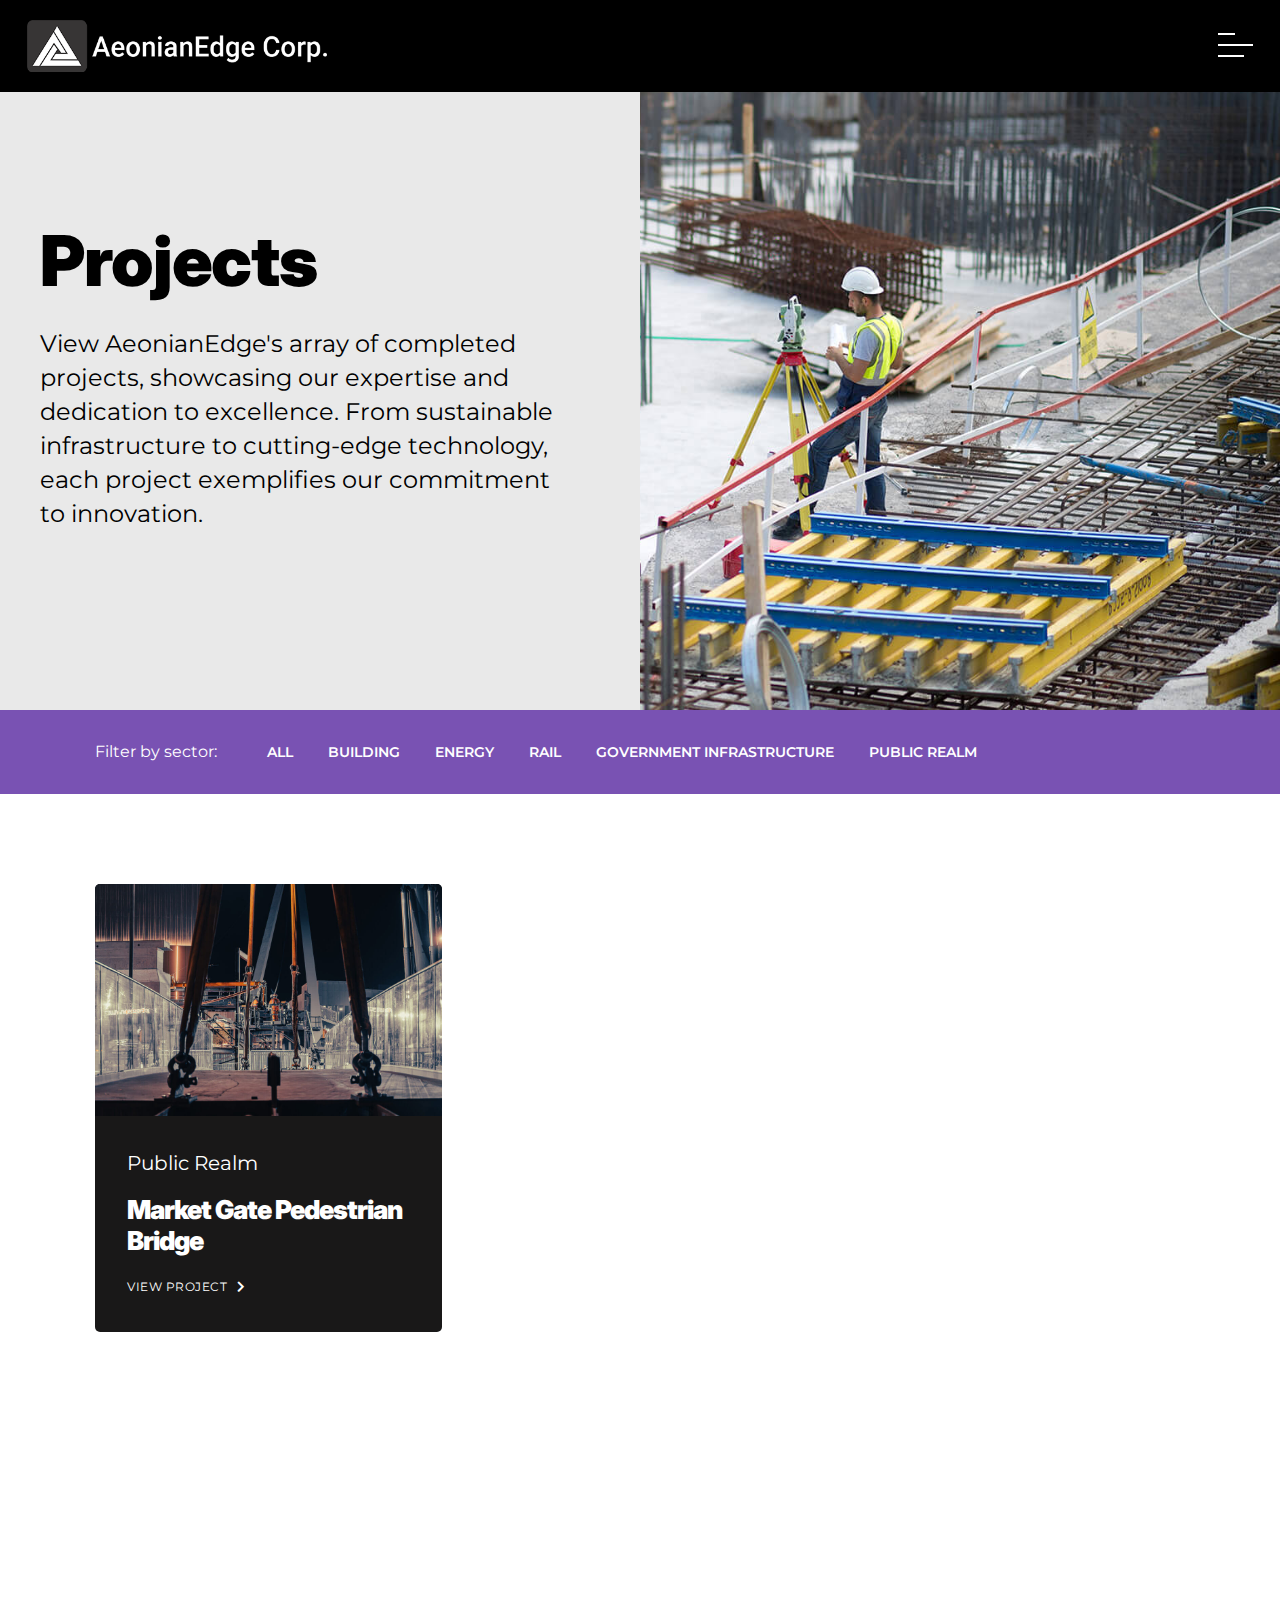
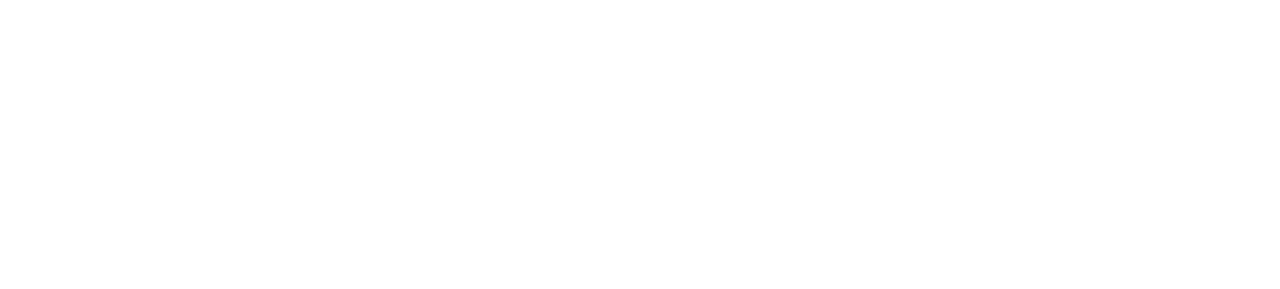
<file: public-projects.html>
<!DOCTYPE html>
<html lang="en">
<head>
    <title>Aeonianedge</title>
    <meta charset="UTF-8">
    <meta name="description" content="Aeonianedge">
    <meta name="keywords" content="HTML,CSS,XML,JavaScript">
    <meta name="viewport" content="width=device-width, initial-scale=1">
    <link rel="shortcut icon" href="assets/img/favicon.png" type="image/x-icon">


    <!-- Bootstrap Css -->
    <link href="assets/css/bootstrap.min.css" rel="stylesheet">

    <!-- Gallery Css -->
    <link href="assets/css/baguetteBox.min.css" rel="stylesheet">

    <!-- Fontawesome Css -->
    <link href="assets/css/fontawesome.css" rel="stylesheet">

    <!-- Owl Carousel -->
    <link rel="stylesheet" href="assets/css/owl.theme.default.min.css">
    <link rel="stylesheet" href="assets/css/owl.carousel.min.css">


    <!--Animation Css-->
    <link href="assets/css/animate.min.css" rel="stylesheet" type="text/css">

    <!--Custom Css-->
    <link href="assets/css/style.css" rel="stylesheet" type="text/css">

</head>
<body>

<!-- Header start -->
<header class="main-header">

    <div class="header-top">
        <div class="container-fluid">
        <div class="row align-items-center">
            <div class="col-8">
                <div class="header-logo">
                    <a href="index.html">
                        <img src="assets/img/logo.png" alt="logo" class="img-fluid" width="300">
                    </a>
                </div>
            </div>
            <div class="col-4">
                <div class="header-menu-btn">
                    <div class="button_container" id="toggle">
                        <span class="top"></span><span class="middle"></span><span class="bottom"></span>
                    </div>
                </div>
            </div>
        </div>
    </div>
    </div>

    <div class="overlay" id="overlay">
        <nav class="overlay-menu">
            <ul class="menu-ul">
                <li><a href="aboutus.html"><i class="fas fa-user"></i> About us</a></li>
                <li><a href="projects.html">Projects</a></li>


                <li class="dropdown">
                    <a class="dropdown-toggle" type="button" id="dropdownMenuButton1" data-bs-toggle="dropdown" aria-expanded="false">
                        Sectors
                    </a>
                    <ul class="dropdown-menu" aria-labelledby="dropdownMenuButton1">
                        <li><a class="dropdown-item" href="projects.html">All</a></li>
                        <li><a class="dropdown-item" href="building-projects.html">Building</a></li>
                        <li><a class="dropdown-item" href="energy-projects.html">Energy</a></li>
                        <li><a class="dropdown-item" href="rail-projects.html">Rail</a></li>
                        <li><a class="dropdown-item" href="government-projects.html">Government infrastructure</a></li>
                        <li><a class="dropdown-item active" href="public-projects.html">Public realm</a></li>
                    </ul>
                </li>

                <li><a href="careers.html">Careers</a></li>
                <li><a href="contact.html">Contact Us</a></li>
            </ul>
        </nav>
    </div>
</header>
<!-- Header end -->

<!-- About Banner Section Start -->
<section class="banner-section page-banner-section">
     <div class="carousel-div wow fadeIn" style="background-image: url('assets/img/gproject.jpg')">
        <div class="carousel-content">
            <h1 class="text-white wow fadeInLeft">
                Projects
            </h1>
            <p class="text-white wow fadeInLeft">View AeonianEdge's array of completed projects, showcasing our expertise and dedication to excellence. From sustainable infrastructure to cutting-edge technology, each project exemplifies our commitment to innovation.</p>
        </div>
    </div>
</section>
<!-- Banner Section End -->

<!-- Filter Section Start -->
<section class="filter-section wow fadeInUp">
    <div class="container">
        <div class="row">
            <div class="col-md-12">
                <div class="filter-box">
                    <div class="flt-title-div">
                        <p class="filter-title">
                            Filter by sector:
                        </p>
                    </div>
                    <div class="flt-ul-div">
                        <ul class="filter-link-ul">
                            <li><a href="projects.html">All</a></li>
                            <li><a href="building-projects.html">Building</a></li>
                            <li><a href="energy-projects.html">Energy</a></li>
                            <li><a href="rail-projects.html">Rail</a></li>
                            <li><a href="government-projects.html">Government Infrastructure</a></li>
                            <li><a class="active" href="public-projects.html">Public Realm</a></li>
                        </ul>
                    </div>
                </div>
            </div>

        </div>
    </div>
</section>
<!-- Filter Section End -->

<!-- Project List Section Start -->
<section class="project-list-section py-70">
    <div class="container">
        <div class="row">
            <div class="col-md-4 mb-4">
                <div class="project-card project-list-card wow zoomIn">
                    <a href="projects-detail.html">
                        <div class="project-img">
                            <img src="assets/img/project9.jpg" class="img-fluid">
                        </div>
                        <div class="project-text">
                            <div class="inner">
                                <span class="project-category">Public Realm</span>
                                <h2 class="text-white">Market Gate Pedestrian Bridge</h2>
                                <span class="view-project-btn">View Project</span>
                            </div>
                        </div>
                    </a>
                </div>
            </div>
        </div>
    </div>
</section>
<!-- Project List Section End -->



<!-- Footer Section Start -->
<footer class="main-footer wow fadeInUp">
    <div class="container-fluid">
        <div class="top-footer ">
            <div class="d-flex justify-content-center">
                <div class="">
                    <div class="footer-logo">
                        <a href="index.html">
                            <img src="assets/img/logo.png" width="300" class="img-fluid">
                        </a>
                    </div>
                </div>
                <!-- <div class="col-md-6">
                    <div class="footer-social">
                        <div class="footer-social-div d-flex gap-3 justify-content-end">
                            <a href="https://www.linkedin.com/company/aeonianedge/"><i
                                    class="fab fa-linkedin"></i></a>
                        </div>
                    </div>
                </div> -->
            </div>
        </div>
        <div class="bottom-footer">
            <div class="footer-link">
                <div class="d-flex justify-content-center m-3">
                    <div class="">
                        <ul class="footer-link-ul">
                            <li><a href="careers.html">Careers</a></li>
                            <li><a href="contact.html">Contact Us</a></li>
                        </ul>
                    </div>

                </div>
                <div class="d-flex justify-content-center pb-65">
                    <p class="text-white address-tag text-center text-md-end mt-2 mt-md-0">
                        <i class="fas fa-map-marker-alt me-2"></i> 74 Hepscott Terrace, Toronto,
                        Ontario, M1W 1E1
                    </p>
                </div>
            </div>
            <div class="bottom-term-div bottom-term-div-new">
                <div>
                    <div>
                        <ul class="footer-link-ul d-flex justify-content-between align-items-center">
                            <li>© aeonianedge 2024</li>
                            <li>
                                <div>
                                    <div class="footer-social">
                                        <div class="footer-social-div d-flex gap-3 justify-content-end">
                                            <a href="https://www.linkedin.com/company/aeonianedge/"><i
                                                    class="fab fa-linkedin"></i></a>
                                        </div>
                                    </div>
                                </div>
                            </li>
                        </ul>
                    </div>

                </div>
            </div>
        </div>
    </div>
</footer>
<!-- Footer Section End -->

</body>

<script src="assets/js/jquery-3.6.0.js"></script>
<script src="assets/js/baguetteBox.min.js"></script>
<script src="assets/js/bootstrap.bundle.min.js"></script>
<script src="assets/js/owl.carousel.min.js"></script>
<script src="assets/js/wow.min.js"></script>
<script src="assets/js/custom.js"></script>


</html>
</file>
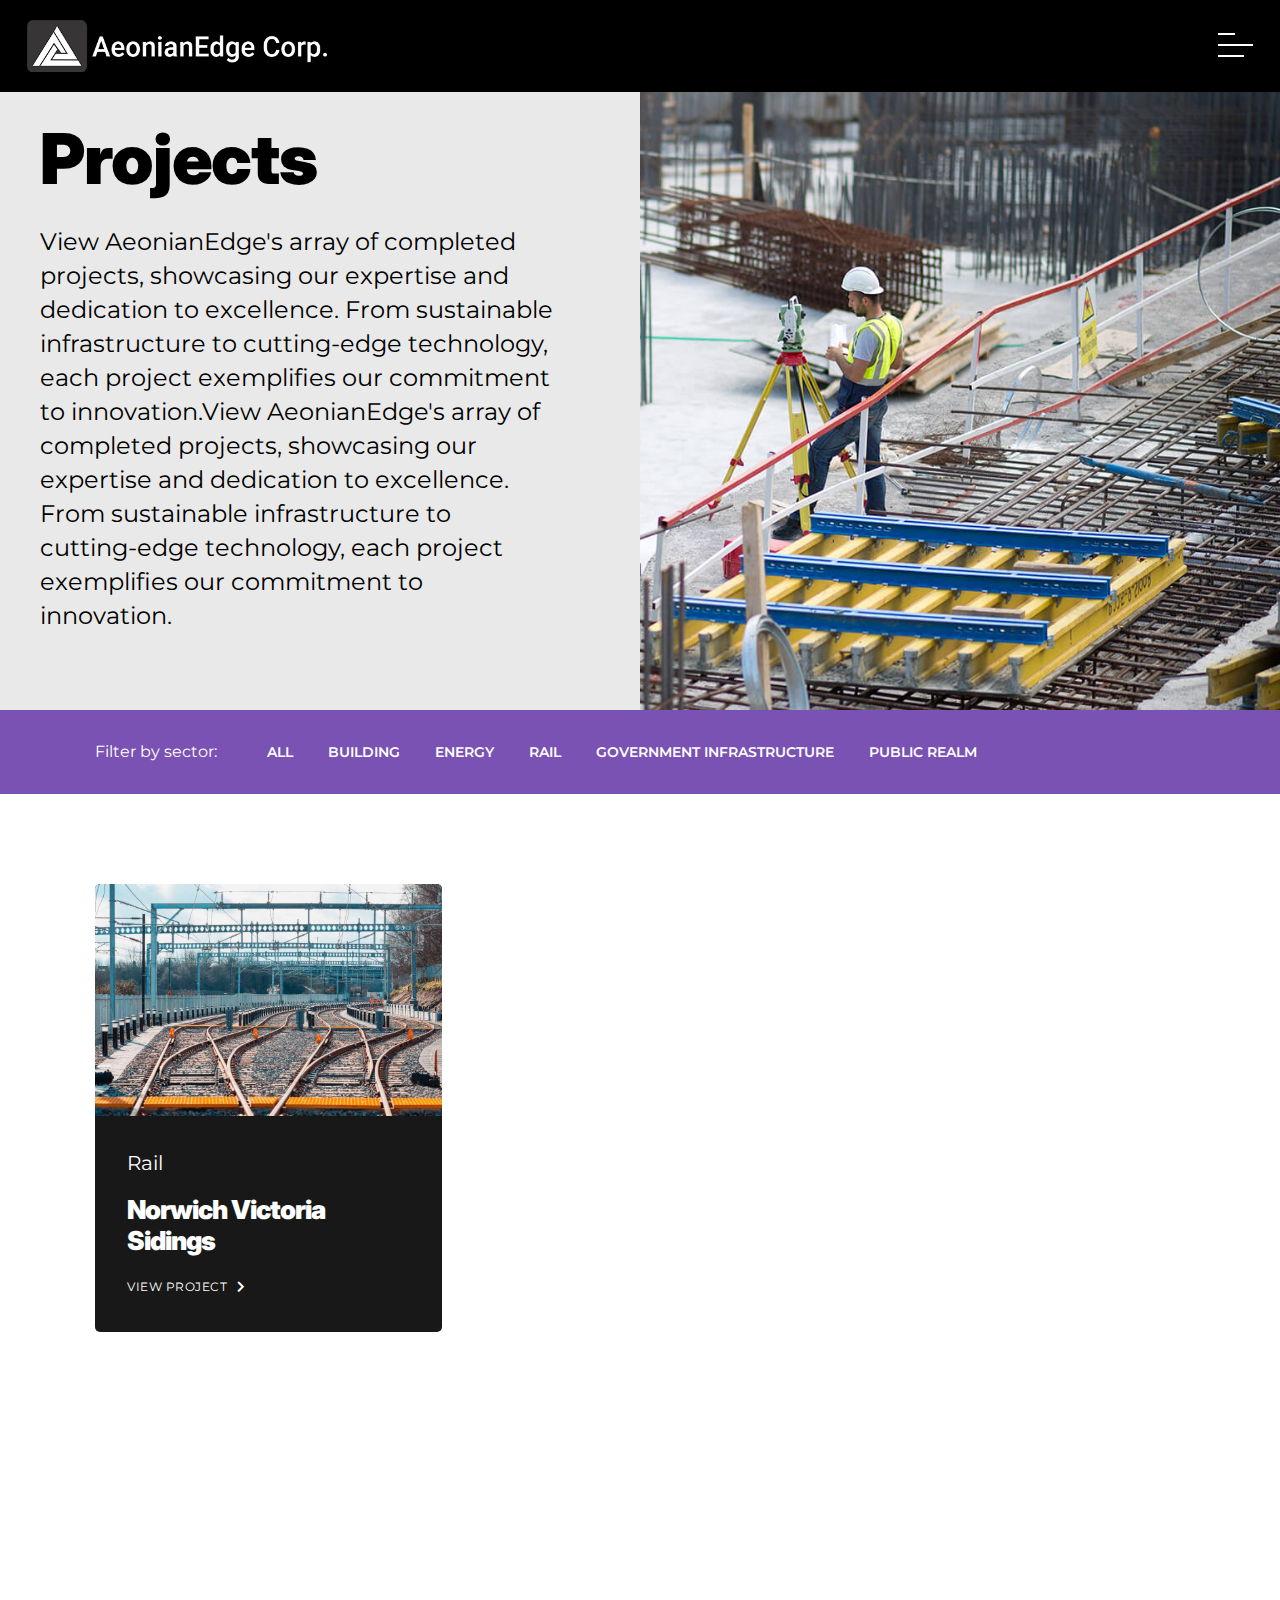
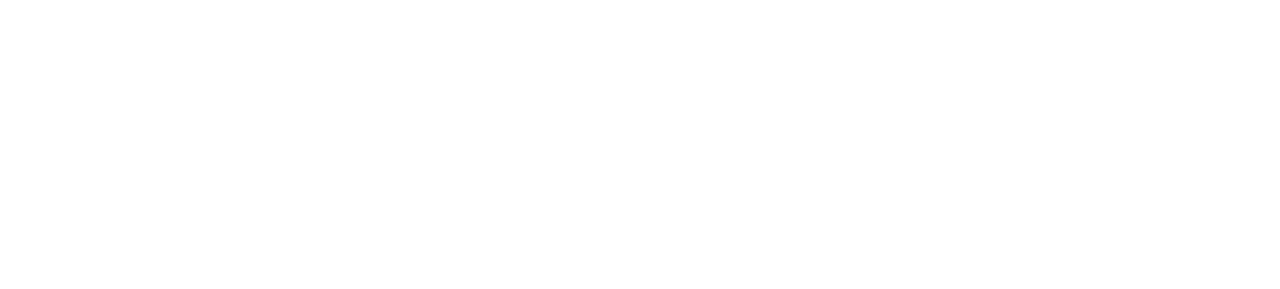
<file: rail-projects.html>
<!DOCTYPE html>
<html lang="en">
<head>
    <title>Aeonianedge</title>
    <meta charset="UTF-8">
    <meta name="description" content="Aeonianedge">
    <meta name="keywords" content="HTML,CSS,XML,JavaScript">
    <meta name="viewport" content="width=device-width, initial-scale=1">
    <link rel="shortcut icon" href="assets/img/favicon.png" type="image/x-icon">


    <!-- Bootstrap Css -->
    <link href="assets/css/bootstrap.min.css" rel="stylesheet">

    <!-- Gallery Css -->
    <link href="assets/css/baguetteBox.min.css" rel="stylesheet">

    <!-- Fontawesome Css -->
    <link href="assets/css/fontawesome.css" rel="stylesheet">

    <!-- Owl Carousel -->
    <link rel="stylesheet" href="assets/css/owl.theme.default.min.css">
    <link rel="stylesheet" href="assets/css/owl.carousel.min.css">


    <!--Animation Css-->
    <link href="assets/css/animate.min.css" rel="stylesheet" type="text/css">

    <!--Custom Css-->
    <link href="assets/css/style.css" rel="stylesheet" type="text/css">

</head>
<body>

<!-- Header start -->
<header class="main-header">

    <div class="header-top">
        <div class="container-fluid">
        <div class="row align-items-center">
            <div class="col-8">
                <div class="header-logo">
                    <a href="index.html">
                        <img src="assets/img/logo.png" alt="logo" class="img-fluid" width="300">
                    </a>
                </div>
            </div>
            <div class="col-4">
                <div class="header-menu-btn">
                    <div class="button_container" id="toggle">
                        <span class="top"></span><span class="middle"></span><span class="bottom"></span>
                    </div>
                </div>
            </div>
        </div>
    </div>
    </div>

    <div class="overlay" id="overlay">
        <nav class="overlay-menu">
            <ul class="menu-ul">
                <li><a href="aboutus.html"><i class="fas fa-user"></i> About us</a></li>
                <li><a href="projects.html">Projects</a></li>


                <li class="dropdown">
                    <a class="dropdown-toggle" type="button" id="dropdownMenuButton1" data-bs-toggle="dropdown" aria-expanded="false">
                        Sectors
                    </a>
                    <ul class="dropdown-menu" aria-labelledby="dropdownMenuButton1">
                        <li><a class="dropdown-item" href="projects.html">All</a></li>
                        <li><a class="dropdown-item" href="building-projects.html">Building</a></li>
                        <li><a class="dropdown-item" href="energy-projects.html">Energy</a></li>
                        <li><a class="dropdown-item active" href="rail-projects.html">Rail</a></li>
                        <li><a class="dropdown-item" href="government-projects.html">Government infrastructure</a></li>
                        <li><a class="dropdown-item" href="public-projects.html">Public realm</a></li>
                    </ul>
                </li>

                <li><a href="careers.html">Careers</a></li>
                <li><a href="contact.html">Contact Us</a></li>
            </ul>
        </nav>
    </div>
</header>
<!-- Header end -->

<!-- About Banner Section Start -->
<section class="banner-section page-banner-section">
     <div class="carousel-div wow fadeIn" style="background-image: url('assets/img/gproject.jpg')">
        <div class="carousel-content">
            <h1 class="text-white wow fadeInLeft">
                Projects
            </h1>
            <p class="text-white wow fadeInLeft">View AeonianEdge's array of completed projects, showcasing our expertise and dedication to excellence. From sustainable infrastructure to cutting-edge technology, each project exemplifies our commitment to innovation.View AeonianEdge's array of completed projects, showcasing our expertise and dedication to excellence. From sustainable infrastructure to cutting-edge technology, each project exemplifies our commitment to innovation.</p>
        </div>
    </div>
</section>
<!-- Banner Section End -->

<!-- Filter Section Start -->
<section class="filter-section wow fadeInUp">
    <div class="container">
        <div class="row">
            <div class="col-md-12">
                <div class="filter-box">
                    <div class="flt-title-div">
                        <p class="filter-title">
                            Filter by sector:
                        </p>
                    </div>
                    <div class="flt-ul-div">
                        <ul class="filter-link-ul">
                            <li><a href="projects.html">All</a></li>
                            <li><a href="building-projects.html">Building</a></li>
                            <li><a href="energy-projects.html">Energy</a></li>
                            <li><a class="active" href="rail-projects.html">Rail</a></li>
                            <li><a href="government-projects.html">Government Infrastructure</a></li>
                            <li><a href="public-projects.html">Public Realm</a></li>
                        </ul>
                    </div>
                </div>
            </div>

        </div>
    </div>
</section>
<!-- Filter Section End -->

<!-- Project List Section Start -->
<section class="project-list-section py-70">
    <div class="container">
        <div class="row">
            <div class="col-md-4 mb-4">
                <div class="project-card project-list-card wow zoomIn">
                    <a href="projects-detail.html">
                        <div class="project-img">
                            <img src="assets/img/project.jpg" class="img-fluid">
                        </div>
                        <div class="project-text">
                            <div class="inner">
                                <span class="project-category">Rail</span>
                                <h2 class="text-white">Norwich Victoria Sidings</h2>
                                <span class="view-project-btn">View Project</span>
                            </div>
                        </div>
                    </a>
                </div>
            </div>
        </div>
    </div>
</section>
<!-- Project List Section End -->



<!-- Footer Section Start -->
<footer class="main-footer wow fadeInUp">
    <div class="container-fluid">
        <div class="top-footer ">
            <div class="d-flex justify-content-center">
                <div class="">
                    <div class="footer-logo">
                        <a href="index.html">
                            <img src="assets/img/logo.png" width="300" class="img-fluid">
                        </a>
                    </div>
                </div>
                <!-- <div class="col-md-6">
                    <div class="footer-social">
                        <div class="footer-social-div d-flex gap-3 justify-content-end">
                            <a href="https://www.linkedin.com/company/aeonianedge/"><i
                                    class="fab fa-linkedin"></i></a>
                        </div>
                    </div>
                </div> -->
            </div>
        </div>
        <div class="bottom-footer">
            <div class="footer-link">
                <div class="d-flex justify-content-center m-3">
                    <div class="">
                        <ul class="footer-link-ul">
                            <li><a href="careers.html">Careers</a></li>
                            <li><a href="contact.html">Contact Us</a></li>
                        </ul>
                    </div>

                </div>
                <div class="d-flex justify-content-center pb-65">
                    <p class="text-white address-tag text-center text-md-end mt-2 mt-md-0">
                        <i class="fas fa-map-marker-alt me-2"></i> 74 Hepscott Terrace, Toronto,
                        Ontario, M1W 1E1
                    </p>
                </div>
            </div>
            <div class="bottom-term-div bottom-term-div-new">
                <div>
                    <div>
                        <ul class="footer-link-ul d-flex justify-content-between align-items-center">
                            <li>© aeonianedge 2024</li>
                            <li>
                                <div>
                                    <div class="footer-social">
                                        <div class="footer-social-div d-flex gap-3 justify-content-end">
                                            <a href="https://www.linkedin.com/company/aeonianedge/"><i
                                                    class="fab fa-linkedin"></i></a>
                                        </div>
                                    </div>
                                </div>
                            </li>
                        </ul>
                    </div>

                </div>
            </div>
        </div>
    </div>
</footer>
<!-- Footer Section End -->

</body>

<script src="assets/js/jquery-3.6.0.js"></script>
<script src="assets/js/baguetteBox.min.js"></script>
<script src="assets/js/bootstrap.bundle.min.js"></script>
<script src="assets/js/owl.carousel.min.js"></script>
<script src="assets/js/wow.min.js"></script>
<script src="assets/js/custom.js"></script>


</html>
</file>
<file: assets/css/style.css>
/*@import url('https://fonts.googleapis.com/css2?family=Volkhov:ital,wght@0,400;0,700;1,400;1,700&display=swap');*/
@import url('https://fonts.googleapis.com/css2?family=Inter:wght@100..900&display=swap');
@import url('https://fonts.googleapis.com/css2?family=Montserrat:ital,wght@0,100..900;1,100..900&display=swap');
@import url('https://fonts.googleapis.com/css2?family=Oswald:wght@200..700&display=swap');
:root {
    --primary-color: #7952b3;
    --secondary-color: #DBDBDB;
    --dark-color: #323030;
    --lightbg-color: #ececec;
    --primary-font: 'Montserrat', sans-serif;
    /*--secondart-font: 'Volkhov', serif;*/
    /*--secondart-font: "Oswald", sans-serif;*/
    --secondart-font: 'Inter', sans-serif;
    /* --section-gradient: linear-gradient(90deg,#0164A7 0%,#1C355E 100%); */
    --section-gradient: linear-gradient(90deg, #5f428e 0%, #3e2b5c 100%);
}

body {
    background-color: #ffffff;
    color: #2c2e35;
    font-family: var(--primary-font);
    font-weight: 400;
    font-size: 16px;
    line-height: 24px;
}
.secondary-font {
    font-family: var(--secondart-font);
}
.primary-gradient {
    /*background: linear-gradient(90deg,#7952b3 0%,#573d7e 100%);*/
    /* background: #5f428e; */
    background: #5f428e;  /* fallback for old browsers */
    background: -webkit-linear-gradient(to right, #5f428e, #41295a);  /* Chrome 10-25, Safari 5.1-6 */
    background: linear-gradient(to right, #5f428e, #41295a); /* W3C, IE 10+/ Edge, Firefox 16+, Chrome 26+, Opera 12+, Safari 7+ */

}
.bg-light {
    background-color: var(--lightbg-color);
}
* {
    margin: 0;
    padding: 0;
    border: 0;
}
a {
    text-decoration: none;
}
a,a:focus {
    outline: 0;
}
ul {
    margin: 0;
    padding: 0;
}
p {
    margin: 0;
}
.dark-title {
    color: var(--dark-color)!important;
}
.light {
    font-weight: 300!important;
}
.regular {
    font-weight: 400!important;
}
.medium {
    font-weight: 500!important;
}
.semibold {
    font-weight: 600!important;
}
.bold {
    font-weight: 700!important;
}
.font-13 {
    font-size: 13px!important;
}
.font-14 {
    font-size: 14px!important;
}
.secondary-bg {
    background-color: var(--secondary-color);
}
.secondary-color {
    color: var(--secondary-color)!important;
}
.text-black {
    color: #000000!important;
}
.top-page-padding {
    padding-top: 135px;
}
.btn-white {
    background-color: #ffffff;
    padding: 12px 30px;
}
.btn-white:hover {
    background-color: #000000;
    color:#ffffff;
}
.btn-custom-outline {
    background-color: #DEA52C;
    padding: 12px 30px;
    color: #ffffff;
    border: 1px solid #ffffff;
}
.default-padding {
    padding: 70px 0;
}
h1, h2, h3, h4, h5, h6 {
    margin: 0;
    font-family: var(--secondart-font);
    font-weight: 900!important;
}
.hover:hover {
    color: var(--primary-color) !important;
}
.pb-top {
    border-top: 5px solid var(--primary-color);
}
.form-control {
    background-color: #ffffff;
}


input.form-control, select.form-control {
    height: 50px;
}

.content {
    margin-top: 100px; /* Adjust based on your navbar height */
    padding: 20px;
  }

  .visible {
    background-color: #000000 !important; /* Change this to the desired background color */
  }

  header {
    background-color: #000 !important;
    color: white;
    padding: 20px;
    position: fixed !important;
    top: 0;
    left: 0;
    width: 100%;
    animation: fadeIn 0.5s ease;
    transition: background-color 1s ease;
    border: 0 !important;
  }

  .home-header {
    background-color: transparent !important;
  }


  @keyframes fadeIn {
    0% { opacity: 0; }
    100% { opacity: 1; }
  }

select {
    background-image: url("../img/select-arrow.svg");
    background-size: 15px;
    background-position: right 15px center;
    background-repeat: no-repeat;
    height: 50px;
}
/* Header Start */

.main-header {
    padding: 20px 15px;
    /* position: relative; */
    top: 0;
    z-index: 99;
    left: 0;
    right: 0;
    /* background-color: #000000; */
}
.address-tag {
    font-size: small;
}

.main-header .container a {
    display: inline-block;
    position: relative;
    text-align: center;
    color: #000000;
    text-decoration: none;
    font-size: 20px;
    overflow: hidden;
    top: 5px;
}
.main-header  .container a:after {
    content: '';
    position: absolute;
    background: #000000;
    height: 2px;
    width: 0%;
    transform: translateX(-50%);
    left: 50%;
    bottom: 0;
    transition: .35s ease;
}
.container a:hover:after, .container a:focus:after, .container a:active:after {
    width: 100%;
}



.main-header  .button_container {
    position: relative;
    top: 0;
    right: 0;
    height: 27px;
    width: 35px;
    cursor: pointer;
    z-index: 100;
    transition: opacity .25s ease;
    margin-left: auto;
}

.button_container .top {
width: 50% !important;
}
.button_container .middle {
width: 100% !important;
}
.button_container .bottom {
width: 75% !important;
}

.main-header  .button_container:hover {
    opacity: .7;
}
.main-header  .button_container.active .top {
    transform: translateY(11px) translateX(0) rotate(45deg);
    background: #FFF;
    width: 100% !important;
}
.main-header  .button_container.active .middle {
    opacity: 0;
    background: #FFF;
}
.main-header  .button_container.active .bottom {
    transform: translateY(-11px) translateX(0) rotate(-45deg);
    background: #FFF;
    width: 100% !important;
}
.main-header .button_container span {
    background: #ffffff;
    border: none;
    height: 2px;
    width: 100%;
    position: absolute;
    top: 0;
    left: 0;
    transition: all .35s ease;
    cursor: pointer;
}
.main-header  .button_container span:nth-of-type(2) {
    top: 11px;
}
.main-header  .button_container span:nth-of-type(3) {
    top: 22px;
}

.main-header .overlay {
    position: fixed;
    background: #101216;
    top: 0;
    right: 0;
    width: 100%;
    height: 0;
    opacity: 0;
    visibility: hidden;
    transition: opacity .35s, visibility .35s, width .35s;
    overflow: hidden;

}
.main-header .overlay-menu {
    padding: 100px 20px 0 20px;
    overflow-y: auto;
    overflow-x: hidden;
}
.main-header .overlay.open {
    opacity: 1;
    visibility: visible;
    height: 100%;
    max-width: 500px;
    overflow: auto;
    box-shadow: 0 0 10px 0 rgba(0,0,0,0.9);
    padding: 25px;
}
.custom-link {
    position: absolute;
    left: 0;
    top: 0;
    bottom: 0;
    z-index: 1;
    right: 0;
    background-color: transparent;
}
.project-text h2 .text-white {
    position: relative;
    z-index: 2;
}
/*.main-header ul li::after {
    content: "";
    background: var(--primary-color);
    !*opacity: .3;*!
    position: absolute;
    bottom: 0;
    left: 0;
    max-width: 0;
    height: 3px;
    width: 0;
    margin: auto;
    display: block;
    right: 0;
}
.main-header ul li:hover:after {
    max-width: 400px;
    width: 100%;
    transition: 0.3s;
}*/
.main-header  .overlay.open li {
    /*animation: fadeInRight .5s ease forwards;*/
    /*animation-delay: .35s;*/
}
.main-header  .overlay.open li:nth-of-type(2) {
    animation-delay: .4s;
}
.main-header  .overlay.open li:nth-of-type(3) {
    animation-delay: .45s;
}
.main-header  .overlay.open li:nth-of-type(4) {
    animation-delay: .50s;
}

.main-header .overlay .menu-ul {
    list-style: none;
    padding: 0;
    margin: 0 auto;
    display: block;
    position: relative;
    height: auto;
}
.main-header .overlay ul li a {
    display: block;
}
.main-header .overlay .menu-ul .active {
    color: var(--primary-color);
    background-color: transparent;
}
.main-header .overlay ul li {
    position: relative;
    display: block;
    margin-bottom: 10px;
    padding: 10px 0 20px 0;
    position: relative;
    text-align: left;
}
.main-header .overlay ul li a::before {
    content: "";
    width: 100%;
    background-color: transparent;
    position: absolute;
    left: 0;
    bottom: 0;
    border-radius: 0;
    height: 3px;
    margin: 0;
    transition: 0.3s;
}
.main-header .overlay ul li a::after {
    content: "";
    width: 0;
    background-color: rgba(255,255,255,0.2);
    position: absolute;
    left: 0;
    bottom: 0;
    border-radius: 0;
    height: 3px;
    border: none;
    margin: 0;
    transition: 0.3s;
}
.main-header .overlay ul li a:hover:after {
    background-color: var(--primary-color);
    width: 100%;
    transition: 0.3s;
}
.main-header .overlay ul li a.active:after {
    background-color: var(--primary-color);
    width: 100%;
}
.main-header .overlay ul li.dropdown::after {
    display: inline-block;
    content: "";
    font-family: 'Font Awesome 5 Free';
    font-weight: 900;
    color: rgba(255,255,255,0.2);
    position: absolute;
    right: 0;
    font-size: 20px;
    top: 12px;
}
.main-header .overlay ul li:hover.dropdown::after {
    color: var(--primary-color);
}
.main-header .overlay ul li.dropdown ul li {
    border-bottom: none;
}
.main-header .overlay ul li a {
    color: #fff;
    font-family: "Montserrat",sans-serif;
    font-size: 24px;
    line-height: 1.3076923077;
    font-weight: 400;
    letter-spacing: -.5px;
    text-transform: uppercase;
    display: flex;
    gap: 20px;
    align-items: center;
}
.main-header .overlay ul li a:hover {
    color: var(--primary-color);
}
.main-header .dropdown-menu {
    background-color: transparent;
    position: relative !important;
    transform: translate(0px, 0px) !important;
    border: none;
}
.main-header ul li li {
    padding: 3px 0 3px 0 !important;
}
.main-header ul li .dropdown-menu li a {
    font-size: 1.375rem;
    line-height: 28px;
    letter-spacing: -.41px;
    text-transform: none;
    padding: 0;
}
.main-header ul li .dropdown-menu li a:hover {
    background-color: transparent;
    color: var(--primary-color);
}
.main-header .overlay ul li.dropdown ul li a:before {
    display: none;
}
.main-header .overlay ul li.dropdown ul li a:after {
    display: none;
}
.fixed-header {
    position: fixed;
    background-color: #101216 !important;
    padding: 25px 30px;
    z-index: 99999;
    border-bottom: 2px solid var(--dark-color);
}
.fixed-header .header-logo {
    max-width: 200px;
}
@keyframes fadeInRight {
    0% {
        opacity: 0;
        left: 20%;
    }
    100% {
        opacity: 1;
        left: 0;
    }
}
/* Header End */

.banner-section .owl-theme .owl-dots .owl-dot span {
    width: 14px;
    height: 14px;
    background-color: transparent;
    border: 1px solid #ffffff;
}
.banner-section .owl-theme .owl-dots {
    position: absolute;
    left: 68px;
    bottom: 5%;
    display: flex;
    /* justify-content: end; */
    right: 0;
    padding: 0 25px;
}
.banner-section .owl-theme .owl-dots .active span {
    background-color: #ffffff;
}

.page-banner-section .carousel-div {
    height: 70vh;
}
.carousel-div {
    height: 90vh;
    background-size: cover;
    background-position: bottom right;
    background-repeat: no-repeat;
    position: relative;
}

.carousel-div::after {
    content: "";
    background: #000;
    opacity: .7;
    height: 100%;
    position: absolute;
    top: 0;
    left: 0;
    right: 0;
}
.carousel-content h1 {
    font-size: 70px;
    font-weight: 400;
    letter-spacing: -1.31px;
    line-height: 82px;
    margin-bottom: 25px;
}
.carousel-content h1 span {
    margin-bottom: 0;
    display: inline-block;
    background-color: #ffffff;
    color: var(--dark-color);
    padding: 0 10px 5px;
    margin-top: 10px;
}
.carousel-content p {
    font-size: 24px;
    letter-spacing: 0;
    line-height: 34px;
    max-width: 90%;
    margin-bottom: 40px;
}
.home-banner-section .carousel-content p {
    font-size: 24px;
    letter-spacing: 0;
    line-height: 34px;
    max-width: 500px;
    margin-bottom: 40px;
}
.slider-btn {
    position: relative;
    font-size: 12px;
    letter-spacing: .5px;
    line-height: 29.5px;
    text-transform: uppercase;
    padding-right: 20px;
    color: #ffffff;
    background-color: var(--primary-color);
    padding: 10px 19px;
    border-radius: 5px;
}
.slider-btn:after {
    content: "\f054";
    font-family: 'Font Awesome 5 Free';
    font-weight: 900;
    margin-left: 10px;
}
.slider-btn:hover {
    color: #ffffff;
}
.carousel-content {
    height: 100%;
    display: flex;
    flex-direction: column;
    align-items: center;
    justify-content: center;
    padding: 60px 30px 60px 40px;
    max-width: 100%;
    /* background-color: rgba(0,0,0,0.5); */
    position: relative;
    z-index: 1;
    text-align: center;
}
.home-banner-section .carousel-content {
    height: 100%;
    display: flex;
    flex-direction: column;
    align-items: start;
    justify-content: center;
    padding: 60px 30px 60px 100px;
    max-width: 100%;
    /* background-color: rgba(0,0,0,0.5); */
    position: relative;
    z-index: 1;
    text-align: left;
}
.section-btn {
    position: relative;
    font-size: 12px;
    letter-spacing: .5px;
    line-height: 29.5px;
    text-transform: uppercase;
    padding-right: 20px;
    color: #ffffff;
}
.section-btn:after {
    content: "\f054";
    font-family: 'Font Awesome 5 Free';
    font-weight: 900;
    margin-left: 10px;
}
.sub-title {
    padding-top: 15px;
    color: #fff;
    font-size: 20px;
    line-height: 1.2916666667;
    letter-spacing: -.48px;
    margin-bottom: 20px;
}

.sub-title-new {
    font-size: 25px !important;
    font-weight: 400 !important;
}

.ops-content h2 {
    font-size: 46px;
    line-height: 60px;
    /* letter-spacing: -.94px; */
    margin-bottom: 20px;
    margin-top: 15px;
    font-weight: 700 !important;
    /* text-align: justify; */
}
.ops-content h2 span {
    font-weight: 900 !important;
}
.py-70 {
    padding: 90px 0;
}

.our-purpose-section {
    padding: 100px 0;
}
.title-h2 {
    font-size: 70px;
    line-height: 1.1714285714;
    letter-spacing: -1.31px;
    color: var(--dark-color);
}
.section-btn {
    background-color: var(--primary-color);
    padding: 13px 15px;
    border-radius: 5px;
}
.section-btn:hover {
    color: #ffffff;
}
.feature-project-section {
    background-color: var(--dark-color);
}
.project-card {
    position: relative;
    height: auto;
    border-radius: 5px;
    overflow: hidden;
    height: 100%;
    background-color: #191818;
}
a .project-card:hover .project-text h2 .custom-text-link {
    color: var(--primary-color)!important;
}
a .project-card:hover .project-text h2 {
    color: var(--primary-color)!important;
}
.project-img {
    height: auto;
}
.project-img img{
    height: 100%;
    width: 100%;
    object-fit: cover;
}
.main-header .overlay ul li.dropdown ul a {
    padding-bottom: 0;
    font-size: 18px;

}
.main-header .overlay ul li.dropdown ul li:last-child {
    margin-bottom: 0;
}
.main-header .overlay ul li.dropdown ul {
    padding-bottom: 0;
}
.project-card:hover .project-img img {
    -webkit-transform: scale(1.07);
    -ms-transform: scale(1.07);
    transform: scale(1.07);
    -webkit-transition: 0.1s ease-out;
    transition: 0.1s ease-out;
    -webkit-transition-delay: 0s;
    transition-delay: 0s;
}

.project-card .project-text {
    position: relative;
    bottom: 0;
    left: 0;
    width: 100%;
    -webkit-transition: all 0.25s ease-in-out;
    transition: all 0.25s ease-in-out;
    -webkit-transform: translateY(36px);
    -ms-transform: translateY(36px);
    transform: translateY(0);
    z-index: 200;
    padding: 32px 32px 30px 32px;
}
.project-card:hover .project-text {
    -webkit-transform: translateY(0);
    -ms-transform: translateY(0);
    transform: translateY(0);
}
.project-text .project-category {
    display: block;
    font-size: 20px;
    line-height: 1.5;
    color: #fff;
    margin-bottom: 16px;
}

.project-text h2 {
    margin-bottom: 16px;
    /* min-height: 64px; */
    font-size: 26px;
    letter-spacing: -1px;
}
.project-text h2 a:hover {
    color: var(--primary-color)!important;
}
.view-project-btn {
    position: relative;
    font-size: 12px;
    letter-spacing: .5px;
    line-height: 29.5px;
    text-transform: uppercase;
    padding-right: 20px;
    color: #ffffff;
}
.view-project-btn:after {
    content: "\f054";
    font-family: 'Font Awesome 5 Free';
    font-weight: 900;
    margin-left: 10px;
}
.project-card::after {
    content: "";
    position: absolute;
    bottom: 0;
    left: 0;
    right: 0;
    height: 100%;
    /* background: -webkit-gradient(linear,left bottom,left top,color-stop(0,#000),to(transparent)); */
    /* background: rgba(0,0,0,0.5); */
    display: none;
}
.wwd-card {
    background-color: #ffffff;
    padding: 30px;
    display: flex;
    gap: 25px;
    height: 100%;
    border-radius: 15px;
    /* border: 2px solid var(--primary-color); */
    /*box-shadow: 0 0 10px 0 rgba(0,0,0,0.1);*/
    flex-direction: column;
}
.wwd-content h3 {
    font-weight: 600;
    margin-bottom: 15px;
    text-align: left;
    font-size: 34px;
}
.wwd-content p {
    text-align: left;

}
.wwd-icon {
    flex: 0 0 90px;
    width: 90px;
    background-color: var(--primary-color);
    height: 90px;
    border-radius: 10px;
    margin: 0;
    padding: 10px;
    align-items: center;
    justify-content: center;
    display: flex;
    border-radius: 50%;
    border: 2px solid var(--primary-color);
}
.wwd-icon img {
    width: 50px;
    -webkit-filter: invert(100%);
    filter: invert(100%);
}
.social-div a {
    font-size: 34px;
}
.publication-content .h4 {
    border-top: solid 1px #fff;
    padding-top: 15px;
    font-size: 24px;
    line-height: 1.2916666667;
    color: #fff;
    font-weight: 600;
    display: block;
    margin-bottom: 30px;
}
.publication-content h2 {
    font-size: 70px;
    line-height: 1.1714285714;
    letter-spacing: -1.31px;
    margin-bottom: 30px;
}
.publication-section {
    background-size: cover;
    background-position: center center;
    background-repeat: no-repeat;
    position: relative;
    padding-top: 150px;
    padding-bottom: 70px;
}
.publication-section::before {
    content: "";
    background: #000;
    opacity: .4;
    z-index: 0;
    height: 100%;
    width: 100%;
    position: absolute;
    left: 0;
    top: 0;
}
.form-btn-div .btn {
    height: 50px;
}
.contact-form {
    max-width: 500px;
}
.acc-img {
    background-color: #fff;
    padding: 15px;
    border-radius: 5px;
    /* border: 1px solid #d9d9d9; */
    overflow: hidden;
}
.acc-img img {
    width: 200px;
    margin: auto;
    display: block;
}
.main-footer {
    padding: 70px 0;
    background-color: #101216;
}
ul.footer-link-ul {
    display: flex;
    gap: 20px;
}
.footer-link-ul li {
    display: block;
    font-size: small;
    color: #ffffff;
    position: relative;
}
.footer-link-ul li::after {
    content: "";
    width: 3px;
    height: 3px;
    background-color: #fff;
    position: absolute;
    right: -12px;
    margin: auto;
    border-radius: 50%;
    display: block;
    bottom: 0;
    top: 0;
}
.footer-link-ul li:last-child:after {
    display: none;
}
.footer-link-ul {
    color: #ffffff;
    font-size: small;
}
.footer-link-ul a {
    color: #ffffff;
}
.footer-link-ul a:hover {
    color: var(--primary-color);
}
.main-footer .bottom-footer {
    margin-top: 20px;
    padding-top: 40px;
    border-top: solid 1px #fff;
}
.bottom-term-div {
    padding-top: 40px;
}
.footer-social-div a {
    width: 50px;
    height: 50px;
    background-color: #fff;
    color: #000000;
    display: flex;
    align-items: center;
    justify-content: center;
    border-radius: 50%;
    font-size: 32px;
    flex: 0 0 50px;
}
.footer-social-div a:hover {
    background-color: var(--primary-color);
    color: #ffffff;
}

/* .bottom-term-div {
    padding-top: 20px;
    border-top: solid 1px #816aa4 !important;
} */

.bottom-term-div-new {
    width: 95%;
    margin: auto !important;
}

.bottom-footer .footer-link{
margin-bottom: 20px;
}
.footer-social-div a {
    width: 50px;
    height: 50px;
    background-color: #fff;
    color: #000000;
    display: flex;
    align-items: center;
    justify-content: center;
    border-radius: 50%;
    font-size: 32px;
    flex: 0 0 50px;
}
.footer-social-div a:hover {
    background-color: var(--primary-color);
    color: #ffffff;
}

.our-values-section {
    background-color: var(--bs-secondary);
}
.our-values-card {
    background-color: #ffffff;
    padding: 30px;
    height: 100%;
    border-radius: 5px;
    margin: 0;
    text-align: center;
    /* box-shadow: 0 0 4px 0 rgba(0,0,0,0.1); */
    box-shadow: 0 30px 30px -25px rgba(123, 51, 183, 0.25);
    border-radius: 5px;
    border: 1px solid rgb(241, 238, 238);
    border-top: 10px solid #bfa4e7;
}

.ovc-content p {
    font-size: 21px;
    line-height: 1.1904761905;
}
.ovc-content h3 {
    font-size: 26px;
    line-height: 1.1875;
    letter-spacing: -.57px;
    margin-bottom: 15px;
    font-weight: 700 !important;
}
.ovc-icon {
    width: 100px;
    height: 100px;
    margin: 0 auto 30px;
    background-color: #bfa4e7;
    border-radius: 50%;
    display: flex;
    align-items: center;
    justify-content: center;
    flex: 0 0 100px;
}
.ovc-icon img {
    width: 60px;
    margin: 0;
}

.flt-title-div , .filter-link-ul li {

    /* background-color: #fff; */
    box-shadow: 0 30px 30px -25px rgba(65, 51, 183, 0.25);
    /* border: 1px solid #d9d9d9; */
    /* border-radius: 20px; */
}
.filter-link-ul li a , .filter-title{
    color: white !important;
}

.our-values-carousel .owl-stage {
    display: flex;
}
.our-values-carousel .owl-item {
    display: flex;
    flex: 1 0 auto;
}
.our-values-carousel .item {
    display: flex;
    flex-direction: column;
}
.our-values-carousel .owl-nav button {
    width: 50px;
    height: 50px;
    background-color: var(--primary-color) !important;
    color: #fff !important;
    border-radius: 50% !important;
}
.our-values-carousel .owl-nav {
    position: absolute;
    left: -35%;
    top: 220px;
    height: 50px;
    margin: auto;
    bottom: 0;
}
.keltbray-section {
    background-size: cover;
    background-position: center center;
    background-repeat: no-repeat;
    position: relative;
    padding-top: 110px;
    padding-bottom: 50px;
}
.keltbray-section::before {
    content: "";
    background: #000;
    opacity: .6;
    z-index: 0;
    height: 100%;
    width: 100%;
    position: absolute;
    left: 0;
    top: 0;
}
.keltbray-box {
    position: relative;
    padding-top: 31px;
    margin-bottom: 60px;
}
.keltbray-box h1{
    font-size: 70px;
    line-height: 1.1714285714;
    letter-spacing: -1.31px;
}
.keltbray-box p{
    font-size: 21px;
    line-height: 1.1904761905;
}
.keltbray-box::before {
    content: "";
    background: #fff;
    position: absolute;
    top: 0;
    left: 0;
    height: 6px;
    width: 100%;
}
.section-bg-title {
    font-size: 50px;
    line-height: 1.08;
    color: #fff;
    letter-spacing: -1.31px;
    margin-bottom: 50px;
}
.container {
    padding-left: 25px;
    padding-right: 25px;
}
.our-people-card .project-text h2{
    min-height: auto;
}
.our-people-card:hover .project-text {
    padding-bottom: 32px;
}
.our-people-title {
    font-size: 21px;
    line-height: 1.4761904762;
}
.invest-section {
    background-size: cover;
    background-position: center center;
    background-repeat: no-repeat;
    position: relative;
    padding-top: 250px;
    padding-bottom: 90px;
}
.invest-section::before {
    content: "";
    background: #000;
    opacity: .4;
    z-index: 0;
    height: 100%;
    width: 100%;
    position: absolute;
    left: 0;
    top: 0;
}
.filter-title {
    color: #707272;
    font-size: 1rem;
}
.filter-section {
    padding: 30px 0;
    background-color: var(--primary-color);
}
.filter-link-ul li a{
    text-transform: uppercase;
    color: #707272;
    font-size: 14px;
    line-height: 18px;
    font-weight: 600;
}
.filter-link-ul {
    display: flex;
    flex-wrap: wrap;
    gap: 35px;
}
.filter-link-ul li {
    display: block;
}
.filter-box {
    display: flex;
    /* justify-content: center; */
    gap: 50px;
}
.filter-link-ul a:hover {
    color: var(--primary-color);
}
.filter-link-ul .active {
    color: var(--primary-color);
}
/*.project-list-card {
    height: 450px;
}*/
.contact-list-div {
    display: flex;
    gap: 25px;
    flex-wrap: wrap;
}
.contact-list-div a {
    display: flex;
    gap: 15px;
    align-items: center;
    font-size: 18px;
}
.contact-list-div a:hover {
    color: var(--primary-color)!important;
}
.contact-list-div a:hover i {
    color: #000000;
}
.get-touch-section .contact-list-div a:hover i {
    color: #ffffff!important;
}
.project-left-div {
    background-color: var(--dark-color);
    color: #ffffff;
}
.project-detail-content {
    padding: 90px 120px 60px;
}
.project-left-content {
    padding: 60px 90px 60px 120px;
}
.pd-box p {
    font-size: 21px;
}
.pd-box h6 {
    margin-bottom: 7px;
}
.pd-box {
    margin-bottom: 30px;
}
.capabilities-ul {
    margin-top: 15px;
}
.capabilities-ul li {
    font-size: 21px;
    position: relative;
    display: block;
    margin-bottom: 15px;
    padding-left: 30px;
}
.capabilities-ul li::after {
    content: "";
    width: 20px;
    height: 2px;
    background-color: #ffffff;
    position: absolute;
    left: 0;
    top: 0;
    bottom: 0;
    margin: auto;
}
.project-detail-content h3 {
    font-size: 36px;
    margin-bottom: 20px;
}
.project-detail-content h3 {
    font-size: 36px;
    margin-bottom: 20px;
}
.pd-content-box p {
    font-size: 21px;
    line-height: 28px;
}
.pd-content-box {
    margin-bottom: 40px;
}

.pd-conent-ul li {
    font-size: 21px;
    position: relative;
    display: block;
    margin-bottom: 15px;
    padding-left: 30px;
}
.pd-conent-ul li::after {
    content: "";
    width: 20px;
    height: 2px;
    background-color: #000000;
    position: absolute;
    left: 0;
    top: 13px;
}
.lightboxpreview {
    transition: all .3s linear;
    padding-top:60%;
    cursor:pointer;
    background-size:cover;
}

.lightbox-content {
    max-height:75vh;
    height:75vh;
    width:100%;
    max-width: 1000px;}

.lightbox-close {
    cursor:pointer;
    margin-left: auto;
    position:absolute;
    right:-30px;
    top:-30px;
    color:white;
    font-size: 2rem;
    font-weight: 700;
    line-height: 1;}
.modal_inner_image {
    min-height: 400px;
    z-index: 1000;}
.modal-content {
    width: 100%;}


.modalscale {transform:scale(0);
    opacity:0;}



.lightbox-container, .lightbox-btn, .lightbox-image-wrapper, .lightbox-enabled{transition:all .4s ease-in-out;}
.lightbox_img_wrap {padding-top:65%;
    position:relative;
    overflow:hidden;
}
.lightbox-enabled:hover {
    transform:scale(1.1)
}
.lightbox-enabled {width:100%;
    height:100%;
    position:absolute;
    top:0;
    object-fit:cover;
    cursor:pointer;}

.lightbox-container {width:100vw;
    height:100vh;
    position:fixed;
    top:0;
    left:0;
    display:flex;
    align-items:center;
    justify-content:center;
    background-color:rgba(0,0,0,.6);
    z-index:9999;
    opacity:0;
    pointer-events:none;
}

.lightbox-container.active {
    opacity:1;
    pointer-events:all;
}
.lightbox-image-wrapper {
    display:flex;
    transform:scale(0);
    align-items:center;
    justify-content:center;
    max-width:90vw;
    max-height:90vh;
    position:relative;
}
.lightbox-container.active .lightbox-image-wrapper {transform:scale(1);}
.lightbox-btn, #close {
    color:white;
    z-index:9999999;
    cursor:pointer;
    position:absolute;

    font-size:50px;
}

.lightbox-btn:focus {
    outline:none;
}

.left {left:50px;}
.right {right:50px;}
#close {top:50px;
    right:50px;}

.lightbox-image {
    width:100%;
    -webkit-box-shadow: 5px 5px 20px 2px rgba(0,0,0,0.19);
    box-shadow: 5px 5px 20px 2px rgba(0,0,0,0.19);
    max-height:95vh;
    object-fit:cover;
}
.bg-dark .title-h2 {
    color: #ffffff;
}
@keyframes slideleft {
    33% {transform:translateX(-300px);
        opacity:0;
    }
    66% {transform:translateX(300px);
        opacity:0;
    }
}


.slideleft {
    animation-name: slideleft;
    animation-duration: .5s;
    animation-timing-function: ease;
}
@keyframes slideright {
    33% {transform:translateX(300px);
        opacity:0;}
    66% {transform:translateX(-300px);
        opacity:0;}
}


.slideright{
    animation-name: slideright;
    animation-duration: .5s;
    animation-timing-function: ease;
}

.vacancies-title h1{
    font-size: 50px;
    line-height: 1.24;
    letter-spacing: -1px;
    margin: 0 auto 50px;
}
.vacancies-title p{
    font-size: 17px;
    line-height: 21px;
    margin-bottom: 20px;
}
.vacancies-title {
    max-width: 900px;
    margin: auto;
}
.vacancies-card {
    position: relative;
    background-color: var(--lightbg-color);
    padding: 40px 30px;
    margin-bottom: 0;
    height: 100%;
}
.vacancies-card:hover::before {
    background: var(--primary-color);
}
.vacancies-card::before {
    content: "";
    position: absolute;
    top: 0;
    left: 0;
    width: 100%;
    height: 6px;
    background: #979797;
}
.vacancies-card p{
    color: #000;
    font-size: 18px;
    line-height: 1.2222222222;
    letter-spacing: -.3px;
}
.vacancies-card h3 {
    font-size: 28px;
    line-height: 1.2142857143;
    color: #000;
    margin-bottom: 20px;
    font-family: "Montserrat",sans-serif;
    min-height: 60px;
}
.head-details h4 {
    font-size: 22px;
    line-height: 1.3636363636;
    color: #fff;
    font-family: "Montserrat",sans-serif;
    font-weight: 700;
}
.head-details p {
    margin-top: 8px;
    margin-bottom: 8px;
    font-size: 15px;
    line-height: 1.2;
}
.head-img {
    width: 85px;
    height: 85px;
    flex: 0 0 85px;
    border-radius: 50%;
    overflow: hidden;
}

.head-box {
    display: flex;
    padding-top: 30px;
    margin-top: 30px;
    border-top: solid 1px #979797;
    gap: 20px;
}
.head-card:before {
    display: none;
}
.vc-content-div ul {
    margin-bottom: 10px;
    padding-left: 30px;
}
.vc-content-div p {
    margin-bottom: 10px;
}
.vc-detail-card {
    padding: 0;
    margin-bottom: 30px;
}
.vcd-box {
    border-bottom: 1px solid #eee;
    padding: 15px 25px;
}
.vcd-box:last-child {
    border: none;
}
.vcd-box .h5 {
    font-weight: 600;
    font-size: 18px;
}
.vc-detail-card h3 {
    padding: 15px 25px 15px;
    border-bottom: 1px solid #eee;
}
.apply-card .head-box {
    margin: 0;
    padding: 25px;
    border: none;
}
.ac-head {
    padding: 15px 25px;
    border-bottom: 1px solid #eee;
}
.social-share {
    display: flex;
    gap: 10px;
    align-items: center;
    padding: 0 25px 20px;
}
.social-share a {
    width: 35px;
    height: 35px;
    background-color: var(--primary-color);
    color: #fff;
    display: flex;
    align-items: center;
    justify-content: center;
    border-radius: 50%;
}
.page-banner-section .carousel-content {
    width: 50%;
    background-color: #e9e9e9;
    text-align: left;
    align-items: start;
}
.page-banner-section .carousel-div .carousel-content h1 {
    color: #000000 !important;
    text-align: left;
}
.page-banner-section .carousel-div .carousel-content p {
    color: #000000 !important;
}
.page-banner-section .carousel-div:after {
    display: none;
}
.ops-content {
    max-width: 100%;
}
.contact-section {
    padding: 100px 0;
    background-color: var(--dark-color);
    text-align: center;
    background-image: url("../img/contact-bg.jpg");
    background-size: cover;
    background-position: left top;
}
.contact-section iframe {
    background-color: #ffffff;
    padding: 30px 0;
    border-radius: 10px;
    height: 775px;
}
.iframe-div {
    max-width: 700px;
    margin: auto;
}
/*@media (min-width: 769px) {
    .container {
        max-width: 92vw;
    }
}*/
/*@media screen and (min-width: 1200px) {
    .container {
        max-width: 1320px;
        width: 100%;
    }
}*/
/*@media screen and (min-width: 1600px) {
    .container {
        max-width: 1500px;
        width: 100%;
    }
}*/
.wwd-ul {
    display: flex;
    flex-wrap: wrap;
    gap: 10px;
    margin-top: 15px;
}
.wwd-ul li {
    display: block;
    border: 1px solid var(--primary-color);
    color: var(--primary-color);
    font-size: 14px;
    padding: 2px 15px;
    border-radius: 5px;
    font-weight: 500;
    background-color: #ffffff;
}
.main-header .overlay .menu-ul .dropdown a {
    display: block;
    z-index: 1;
    position: relative;
}
.about-us-section {
    background-color: var(--dark-color);
}
.aboutus-content {
    max-width: 500px;
    padding-bottom: 30px;
}
.ops-content p span {
    background-color: #fff;
    color: var(--primary-color);
    padding: 5px 15px;
    border-radius: 30px;
}
.page-banner-section {
    margin-top: 80px;
}
@media screen and (max-width: 1099px) {
    .carousel-content h1{
        font-size: 48px;
        line-height: 58px;
    }
    .carousel-content p {
        font-size: 24px;
        line-height: 32px;
    }
    .apply-card .head-box {
        padding: 15px;
    }
    .social-share {
        padding: 0 15px 15px;
        justify-content: center;
    }
    .ac-head {
        padding: 15px;
    }
    .vcd-box {
        padding: 15px;
    }
    .vc-detail-card h3 {
        padding: 15px;
    }
    .apply-card .head-box {
        flex-direction: column;
        justify-content: center;
        align-items: center;
        text-align: center;
    }
}
@media screen and (max-width: 991px) {
    .carousel-content h1{
        font-size: 36px;
        letter-spacing: -1.16px;
        line-height: 46px;
        margin-bottom: 25px;
    }
    .carousel-content p {
        font-size: 17px;
        letter-spacing: 0;
        line-height: 20px;
    }
    .ops-content h2 {
        font-size: 40px;
        line-height: 50px;
    }
    .py-70 {
        padding: 45px 0;
    }

    .title-h2 {
        font-size: 36px;
    }
    .project-text h2 {
        font-size: 22px;
    }
    .project-card .project-text {
        padding: 15px;
    }

    .wwd-content h3 {
        font-size: 20px;
    }
    .publication-content h2 {
        font-size: 36px;
    }
    .our-values-card {
        padding: 20px;
    }
    .ovc-icon img {
        max-width: 80px;
    }
    .ovc-content h3 {
        font-size: 20px;
    }
    .ovc-content p {
        font-size: 16px;
    }
    .our-values-carousel .owl-nav {
        position: relative;
        left: 0;
        top: 0;
        height: 50px;
        margin: 10px auto 0;
        bottom: 0;
    }
    .keltbray-box h1 {
        font-size: 36px;
        margin-bottom: 15px;
    }
    .home-banner-section .carousel-content p {
        font-size: 17px;
        line-height: 24px;
    }
    .banner-section .owl-theme .owl-dots {
        left: 8px;
    }
    body {
        padding-top: 70px;
    }
    body.home {
        padding-top: 0;
    }
    .page-banner-section {
        margin-top: 0;
    }
}
@media screen and (max-width: 767px) {
    .project-card {
        margin-bottom: 40px;
    }

    .wwd-icon {
        flex: 0 0 80px;
        max-width: 80px;
    }
    .wwd-icon img{
        width: 100%;
    }
    .wwd-card {
        padding: 20px;
        display: flex;
        height: 100%;
        flex-direction: column;
        justify-content: center;
        text-align: center;
        align-items: center;
    }
    ul.footer-link-ul {
        flex-wrap: wrap;
        justify-content: center;
    }
    .bottom-term-div {
        padding-top: 20px;
    }
    .footer-link-ul {
        font-size: 12px;
    }
    .bottom-term-div .footer-link-ul {
        text-align: center;
        justify-content: center;
        gap: 10px;
        flex-direction: column;
    }
    .bottom-term-div .footer-link-ul li:first-child {
        order: 3;
    }
    .bottom-term-div .footer-link-ul li::after {
        display: none;
    }

    .publication-section {
        padding-top: 70px;
        padding-bottom: 70px;
    }
    .footer-logo {
        margin-bottom: 30px;
        text-align: center;
    }
    .footer-social-div {
        justify-content: center !important;
    }
    .our-people-card {
        height: auto;
    }
    .project-left-content {
        padding: 30px;
    }
    .project-detail-content {
        padding: 30px;
    }
    .carousel-content {
        padding: 40px;
    }
    .home-banner-section .carousel-content {
        padding: 40px 20px;
    }
    .pd-content-box p {
        font-size: 18px;
    }
    .pd-content-box p {
        font-size: 16px;
    }
    .pd-conent-ul li {
        font-size: 16px;
    }
    .ops-content h2 {
        font-size: 24px;
        line-height: 34px;
    }
    .sub-title {
        font-size: 18px;
    }
    .main-header .overlay ul li a {
        font-size: 18px;
    }
    .main-header .overlay ul li {
        margin-bottom: 0;
    }
    .banner-section .owl-theme .owl-dots {
        left: 0;
    }
    .page-banner-section .carousel-content {
        width: 100%;
        height: auto;
        padding-bottom: 0;
    }
    .filter-link-ul {
        gap: 10px;
    }
    .filter-box {
        gap: 20px;
        flex-wrap: wrap;
    }
    .contact-list-div {
        margin-bottom: 40px;
    }
    .project-card {
        height: auto;
    }
    .ops-content p span {
        font-size: 18px;
    }
}
</file>
<file: assets/css/baguetteBox.min.css>
/*!
 * baguetteBox.js
 * @author  feimosi
 * @version 1.8.1
 * @url https://github.com/feimosi/baguetteBox.js
 */#baguetteBox-overlay{display:none;opacity:0;position:fixed;overflow:hidden;top:0;left:0;width:100%;height:100%;z-index:1000000;background-color:#222;background-color:rgba(0,0,0,.8);-webkit-transition:opacity .5s ease;transition:opacity .5s ease}#baguetteBox-overlay.visible{opacity:1}#baguetteBox-overlay .full-image{display:inline-block;position:relative;width:100%;height:100%;text-align:center}#baguetteBox-overlay .full-image figure{display:inline;margin:0;height:100%}#baguetteBox-overlay .full-image img{display:inline-block;width:auto;height:auto;max-height:100%;max-width:100%;vertical-align:middle;-moz-box-shadow:0 0 8px rgba(0,0,0,.6);box-shadow:0 0 8px rgba(0,0,0,.6)}#baguetteBox-overlay .full-image figcaption{display:block;position:absolute;bottom:0;width:100%;text-align:center;line-height:1.8;white-space:normal;color:#ccc;background-color:#000;background-color:rgba(0,0,0,.6);font-family:sans-serif}#baguetteBox-overlay .full-image:before{content:"";display:inline-block;height:50%;width:1px;margin-right:-1px}#baguetteBox-slider{position:absolute;left:0;top:0;height:100%;width:100%;white-space:nowrap;-webkit-transition:left .4s ease,-webkit-transform .4s ease;transition:left .4s ease,-webkit-transform .4s ease;transition:left .4s ease,transform .4s ease;transition:left .4s ease,transform .4s ease,-webkit-transform .4s ease,-moz-transform .4s ease}#baguetteBox-slider.bounce-from-right{-webkit-animation:bounceFromRight .4s ease-out;animation:bounceFromRight .4s ease-out}#baguetteBox-slider.bounce-from-left{-webkit-animation:bounceFromLeft .4s ease-out;animation:bounceFromLeft .4s ease-out}@-webkit-keyframes bounceFromRight{0%,100%{margin-left:0}50%{margin-left:-30px}}@keyframes bounceFromRight{0%,100%{margin-left:0}50%{margin-left:-30px}}@-webkit-keyframes bounceFromLeft{0%,100%{margin-left:0}50%{margin-left:30px}}@keyframes bounceFromLeft{0%,100%{margin-left:0}50%{margin-left:30px}}.baguetteBox-button#next-button,.baguetteBox-button#previous-button{top:50%;top:calc(50% - 30px);width:44px;height:60px}.baguetteBox-button{position:absolute;cursor:pointer;outline:0;padding:0;margin:0;border:0;-moz-border-radius:15%;border-radius:15%;background-color:#323232;background-color:rgba(50,50,50,.5);color:#ddd;font:1.6em sans-serif;-webkit-transition:background-color .4s ease;transition:background-color .4s ease}.baguetteBox-button:focus,.baguetteBox-button:hover{background-color:rgba(50,50,50,.9)}.baguetteBox-button#next-button{right:2%}.baguetteBox-button#previous-button{left:2%}.baguetteBox-button#close-button{top:20px;right:2%;right:calc(2% + 6px);width:30px;height:30px}.baguetteBox-button svg{position:absolute;left:0;top:0}.baguetteBox-spinner{width:40px;height:40px;display:inline-block;position:absolute;top:50%;left:50%;margin-top:-20px;margin-left:-20px}.baguetteBox-double-bounce1,.baguetteBox-double-bounce2{width:100%;height:100%;-moz-border-radius:50%;border-radius:50%;background-color:#fff;opacity:.6;position:absolute;top:0;left:0;-webkit-animation:bounce 2s infinite ease-in-out;animation:bounce 2s infinite ease-in-out}.baguetteBox-double-bounce2{-webkit-animation-delay:-1s;animation-delay:-1s}@-webkit-keyframes bounce{0%,100%{-webkit-transform:scale(0);transform:scale(0)}50%{-webkit-transform:scale(1);transform:scale(1)}}@keyframes bounce{0%,100%{-webkit-transform:scale(0);-moz-transform:scale(0);transform:scale(0)}50%{-webkit-transform:scale(1);-moz-transform:scale(1);transform:scale(1)}}
</file>
